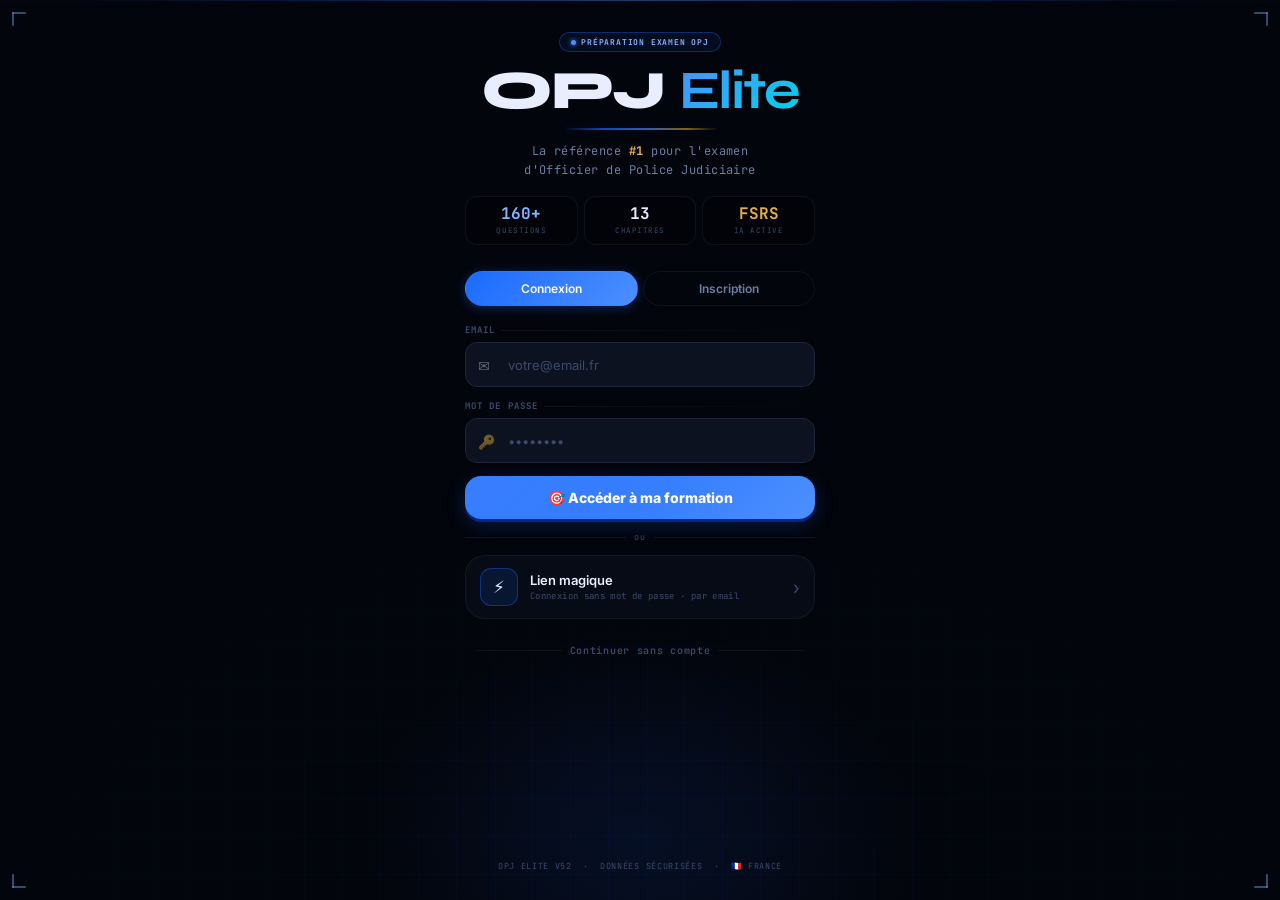
<file: index.html>
<!DOCTYPE html>
<html lang="fr">
<head>
<meta charset="UTF-8">
<meta name="viewport" content="width=device-width,initial-scale=1.0,viewport-fit=cover">
<title>OPJ Elite v52</title>
<link href="https://fonts.googleapis.com/css2?family=Syne:wght@400;600;700;800&family=JetBrains+Mono:wght@400;500;700&family=Inter:wght@400;500;600;700&display=swap" rel="stylesheet">
  <link rel="stylesheet" href="./css/tokens.css">
  <link rel="stylesheet" href="./css/components.css">
  <link rel="stylesheet" href="./css/pages.css">
<style>
:root{
  --bg-0:#03050c;--bg-1:#070b15;--bg-2:#0c1220;--bg-3:#111827;--bg-4:#1c2539;
  --accent:#1b6bff;--accent-l:#4d8fff;--accent-xl:#82b4ff;
  --accent-glow:rgba(27,107,255,.18);--accent-glow-l:rgba(27,107,255,.09);
  --gold:#c8921a;--gold-l:#e6af44;--gold-glow:rgba(200,146,26,.15);
  --ok:#00c97a;--ok-bg:rgba(0,201,122,.1);
  --warn:#ff8c42;--warn-bg:rgba(255,140,66,.1);
  --err:#ff3d57;--err-bg:rgba(255,61,87,.1);
  --cyan:#00d4e8;--violet:#7c3aed;
  --t1:#e8eeff;--t2:#6b7fa3;--t3:#3a4a6b;
  --brd:rgba(255,255,255,.06);--brd-l:rgba(255,255,255,.11);
  --brd-acc:rgba(27,107,255,.35);--brd-gold:rgba(200,146,26,.30);
  --r-s:8px;--r-m:12px;--r-l:16px;--r-xl:20px;--r-2xl:26px;--r-3xl:34px;
  --tr:.16s cubic-bezier(.4,0,.2,1);
  --spring:.38s cubic-bezier(.34,1.56,.64,1);
}
*,*::before,*::after{box-sizing:border-box;margin:0;padding:0}
html,body{background:#03050c;color:#e8eeff}
body{font-family:'Inter',system-ui,sans-serif;-webkit-font-smoothing:antialiased;overflow-x:hidden}
button{font-family:inherit;cursor:pointer;border:none;background:none}
input{font-family:inherit}
::-webkit-scrollbar{display:none}
*{scrollbar-width:none}

@keyframes pgIn{from{opacity:0;transform:translateY(8px)}to{opacity:1;transform:none}}
@keyframes blink{0%,100%{opacity:1}50%{opacity:.25}}
@keyframes flame{0%,100%{transform:scale(1) rotate(-3deg);filter:drop-shadow(0 0 3px #ff8c42)}50%{transform:scale(1.18) rotate(3deg);filter:drop-shadow(0 0 9px #ff3d57)}}
@keyframes slidein{from{opacity:0;transform:translateY(6px)}to{opacity:1;transform:none}}
.flame{display:inline-block;animation:flame 1.8s ease infinite}

.phone{max-width:390px;margin:0 auto;background:var(--bg-0);min-height:100dvh;display:flex;flex-direction:column;padding-top:env(safe-area-inset-top)}

/* FIX CRITIQUE : les pages sont cachées par défaut */
.page{display:none !important;}.page.active{display:flex !important;flex:1 !important;flex-direction:column !important;overflow-y:auto !important;}
/* FIX CRITIQUE : la page active s'affiche en flex */
.page.active{display:flex;animation:pgIn .22s ease both}

.scroll-area{flex:1;overflow-y:auto;padding:14px 16px 24px}

.app-hdr{flex-shrink:0;height:52px;padding:0 16px;background:rgba(3,5,12,.92);backdrop-filter:blur(24px);-webkit-backdrop-filter:blur(24px);border-bottom:1px solid var(--brd);display:flex;align-items:center;gap:10px;position:relative}
.app-hdr::before{content:'';position:absolute;top:0;left:0;right:0;height:1px;background:linear-gradient(90deg,transparent,var(--accent) 30%,var(--accent-l) 55%,var(--gold) 80%,transparent);opacity:.42}
.hdr-logo{font-family:'Syne',system-ui,sans-serif;font-size:16px;font-weight:800;color:var(--t1);letter-spacing:-.025em;flex:1}
.hdr-logo b{font-style:normal;color:var(--accent-l)}
.hdr-pill{display:flex;align-items:center;gap:4px;padding:3px 9px;border-radius:20px;background:rgba(27,107,255,.08);border:1px solid var(--brd-acc);font-family:'JetBrains Mono',monospace;font-size:8px;font-weight:700;color:var(--accent-xl);letter-spacing:.07em;text-transform:uppercase}
.hdr-pill::before{content:'';width:5px;height:5px;border-radius:50%;background:var(--accent-l);box-shadow:0 0 5px var(--accent-l);animation:blink 2.4s ease infinite}
.hdr-xp{font-family:'JetBrains Mono',monospace;font-size:12px;font-weight:700;color:var(--gold-l);flex-shrink:0}

.bnav{flex-shrink:0;height:calc(60px + env(safe-area-inset-bottom));padding-bottom:env(safe-area-inset-bottom);background:rgba(3,5,12,.95);backdrop-filter:blur(24px);-webkit-backdrop-filter:blur(24px);border-top:1px solid var(--brd);display:flex;align-items:flex-start;padding-top:5px}
.nav-btn{flex:1;display:flex;flex-direction:column;align-items:center;gap:3px;padding:5px 4px;font-family:'JetBrains Mono',monospace;font-size:7.5px;font-weight:600;letter-spacing:.09em;text-transform:uppercase;color:var(--t3);transition:color var(--tr);position:relative;background:none;border:none;cursor:pointer}
.nav-btn svg{transition:transform var(--tr),filter var(--tr)}
.nav-btn.active{color:var(--accent-l)}
.nav-btn.active svg{filter:drop-shadow(0 0 7px rgba(77,143,255,.65));transform:translateY(-1px) scale(1.05)}
.nav-btn.active::after{content:'';position:absolute;bottom:0;left:50%;transform:translateX(-50%);width:26px;height:2px;background:linear-gradient(90deg,var(--accent),var(--accent-l));border-radius:2px;box-shadow:0 0 6px var(--accent)}
.nav-btn-pip{position:absolute;top:4px;right:calc(50% - 14px);width:7px;height:7px;border-radius:50%;background:var(--err);border:2px solid var(--bg-0);box-shadow:0 0 5px var(--err)}

.slbl{font-family:'JetBrains Mono',monospace;font-size:9px;font-weight:700;color:var(--t3);text-transform:uppercase;letter-spacing:.13em;display:flex;align-items:center;gap:7px;margin:18px 0 9px}
.slbl::before{content:'';width:12px;height:1.5px;flex-shrink:0;background:linear-gradient(90deg,var(--accent-l),transparent);border-radius:1px}

.search{position:relative;margin-bottom:13px}
.search input{width:100%;background:var(--bg-1);border:1.5px solid var(--brd-l);border-radius:22px;padding:11px 16px 11px 42px;font-size:14px;color:var(--t1);outline:none}
.search input::placeholder{color:var(--t3)}
.search-ic{position:absolute;left:14px;top:50%;transform:translateY(-50%);color:var(--t3);font-size:15px;pointer-events:none}

.hero{position:relative;overflow:hidden;background:var(--bg-1);border:1px solid var(--brd-l);border-radius:var(--r-2xl);padding:18px 18px 16px;margin-bottom:12px;box-shadow:0 2px 3px rgba(0,0,0,.4),0 8px 24px rgba(0,0,0,.35)}
.hero::before{content:'';position:absolute;inset:0;pointer-events:none;background-image:linear-gradient(rgba(27,107,255,.04) 1px,transparent 1px),linear-gradient(90deg,rgba(27,107,255,.04) 1px,transparent 1px);background-size:30px 30px;-webkit-mask-image:radial-gradient(ellipse 100% 100% at 100% 0%,black 20%,transparent 68%);mask-image:radial-gradient(ellipse 100% 100% at 100% 0%,black 20%,transparent 68%)}
.hero::after{content:'';position:absolute;top:-50px;right:-30px;width:200px;height:200px;pointer-events:none;background:radial-gradient(circle,rgba(27,107,255,.12) 0%,transparent 65%)}
.hero-line{position:absolute;top:0;left:0;right:0;height:2px;background:linear-gradient(90deg,var(--accent),var(--accent-l) 50%,transparent);border-radius:var(--r-2xl) var(--r-2xl) 0 0;opacity:.65}
.hero-top{position:relative;z-index:1;display:flex;align-items:flex-start;justify-content:space-between;margin-bottom:14px}
.hero-greet{font-family:'JetBrains Mono',monospace;font-size:8px;font-weight:700;color:var(--accent-xl);letter-spacing:.14em;text-transform:uppercase;margin-bottom:3px}
.hero-name{font-family:'Syne',system-ui,sans-serif;font-size:22px;font-weight:800;color:var(--t1);letter-spacing:-.03em;line-height:1.15}
.hero-name span{color:var(--accent-l)}
.hero-av{width:42px;height:42px;border-radius:13px;flex-shrink:0;background:linear-gradient(135deg,var(--bg-3),var(--bg-4));border:1.5px solid var(--brd-gold);display:flex;align-items:center;justify-content:center;font-size:21px;box-shadow:0 2px 12px rgba(200,146,26,.18)}
.kpis{display:grid;grid-template-columns:repeat(4,1fr);gap:6px;margin-bottom:12px;position:relative;z-index:1}
.kpi{background:rgba(0,0,0,.3);border:1px solid var(--brd);border-radius:var(--r-m);padding:9px 5px;text-align:center}
.kpi-v{font-family:'JetBrains Mono',monospace;font-size:17px;font-weight:700;color:var(--t1);line-height:1}
.kpi-l{font-family:'JetBrains Mono',monospace;font-size:7.5px;color:var(--t3);margin-top:3px;text-transform:uppercase;letter-spacing:.07em}
.kpi.xp .kpi-v{color:var(--accent-xl)}.kpi.str .kpi-v{color:var(--warn)}.kpi.due .kpi-v{color:var(--gold-l)}
.xpbar{height:3.5px;background:rgba(255,255,255,.06);border-radius:100px;overflow:hidden;margin-bottom:13px;position:relative;z-index:1}
.xpbar-fill{height:100%;border-radius:100px;background:linear-gradient(90deg,var(--accent),var(--accent-l),var(--cyan));box-shadow:0 0 9px rgba(77,143,255,.5)}
.hero-btns{display:grid;grid-template-columns:1fr 1fr;gap:7px;position:relative;z-index:1}
.btn-main{padding:12px;border-radius:var(--r-l);background:linear-gradient(135deg,var(--accent),var(--accent-l));color:#fff;font-weight:800;font-size:13px;display:flex;align-items:center;justify-content:center;gap:6px;box-shadow:0 3px 0 rgba(13,50,180,.7);position:relative;overflow:hidden;transition:transform .12s,box-shadow .12s}
.btn-main::after{content:'';position:absolute;inset:0;background:linear-gradient(135deg,rgba(255,255,255,.12),transparent 55%);pointer-events:none}
.btn-main:active{transform:translateY(3px);box-shadow:0 1px 0 rgba(13,50,180,.7)}
.btn-sec{padding:12px;border-radius:var(--r-l);border:1px solid var(--brd-l);background:rgba(255,255,255,.04);color:var(--t1);font-weight:700;font-size:13px;display:flex;align-items:center;justify-content:center;gap:6px;box-shadow:0 3px 0 rgba(0,0,0,.35);transition:transform .12s,box-shadow .12s}
.btn-sec:active{transform:translateY(3px);box-shadow:0 1px 0 rgba(0,0,0,.35)}

.qdj{position:relative;overflow:hidden;background:linear-gradient(145deg,rgba(200,146,26,.11),rgba(200,146,26,.04) 70%);border:1px solid var(--brd-gold);border-radius:var(--r-2xl);padding:15px 16px;margin-bottom:12px;cursor:pointer}
.qdj::before{content:'';position:absolute;top:0;left:0;right:0;height:1px;background:linear-gradient(90deg,transparent,var(--gold),var(--gold-l) 55%,transparent);opacity:.65}
.qdj::after{content:'';position:absolute;bottom:-30px;right:-15px;width:120px;height:120px;pointer-events:none;background:radial-gradient(circle,rgba(200,146,26,.11) 0%,transparent 65%)}
.qdj-head{display:flex;align-items:center;margin-bottom:9px}
.qdj-badge{display:inline-flex;align-items:center;gap:5px;background:rgba(200,146,26,.12);border:1px solid rgba(200,146,26,.22);color:var(--gold);font-size:8px;font-weight:700;font-family:'JetBrains Mono',monospace;padding:3px 9px;border-radius:4px;text-transform:uppercase;letter-spacing:.09em}
.qdj-timer{margin-left:auto;font-family:'JetBrains Mono',monospace;font-size:8px;color:var(--t3);display:flex;align-items:center;gap:4px}
.qdj-q{font-family:'Syne',system-ui,sans-serif;font-size:14px;font-weight:700;color:var(--t1);line-height:1.48;margin-bottom:10px;position:relative;z-index:1}
.qdj-opts{display:grid;grid-template-columns:1fr 1fr;gap:6px;position:relative;z-index:1}
.qdj-opt{padding:9px 12px;border-radius:var(--r-m);border:1px solid var(--brd);background:rgba(0,0,0,.25);font-size:12px;font-weight:600;color:var(--t2);text-align:left;transition:all var(--tr)}
.qdj-opt:active{transform:scale(.97)}
.qdj-opt.ok{border-color:var(--ok);background:var(--ok-bg);color:var(--ok);pointer-events:none}
.qdj-opt.ko{border-color:var(--err);background:var(--err-bg);color:var(--err);pointer-events:none}
.qdj-opt.dim{opacity:.4;pointer-events:none}
.qdj-expl{margin-top:10px;padding:11px 13px;border-radius:var(--r-m);background:rgba(0,201,122,.07);border:1px solid rgba(0,201,122,.18);font-size:12px;color:var(--t2);line-height:1.6;position:relative;z-index:1;animation:slidein .22s ease both}

.missions{background:var(--bg-1);border:1px solid var(--brd-l);border-radius:var(--r-2xl);padding:14px 15px;margin-bottom:12px}
.missions-hd{display:flex;align-items:center;justify-content:space-between;margin-bottom:11px}
.missions-lbl{font-family:'JetBrains Mono',monospace;font-size:9px;font-weight:700;color:var(--t3);text-transform:uppercase;letter-spacing:.12em;display:flex;align-items:center;gap:6px}
.missions-lbl::before{content:'';width:12px;height:1.5px;background:linear-gradient(90deg,var(--accent),transparent)}
.missions-xp{font-family:'JetBrains Mono',monospace;font-size:10px;font-weight:700;color:var(--gold-l)}
.mrow{display:flex;align-items:center;gap:10px;padding:9px 11px;border-radius:var(--r-l);background:var(--bg-2);border:1px solid var(--brd);margin-bottom:6px;transition:all var(--tr)}
.mrow:last-child{margin-bottom:0}
.mrow.done{background:rgba(0,201,122,.06);border-color:rgba(0,201,122,.22)}
.m-ico{width:30px;height:30px;border-radius:9px;flex-shrink:0;display:flex;align-items:center;justify-content:center;font-size:14px;background:var(--bg-3)}
.mrow.done .m-ico{background:rgba(0,201,122,.12)}
.m-body{flex:1;min-width:0}
.m-name{font-size:12px;font-weight:600;color:var(--t1)}
.mrow.done .m-name{color:var(--ok);text-decoration:line-through}
.m-progress{display:flex;align-items:center;gap:7px;margin-top:4px}
.m-track{flex:1;height:2.5px;background:rgba(255,255,255,.06);border-radius:100px;overflow:hidden}
.m-fill{height:100%;border-radius:100px;background:linear-gradient(90deg,var(--accent),var(--accent-l));transition:width .5s ease}
.mrow.done .m-fill{background:var(--ok)}
.m-cnt{font-family:'JetBrains Mono',monospace;font-size:8.5px;color:var(--t3)}
.m-xp{font-family:'JetBrains Mono',monospace;font-size:9px;font-weight:700;color:var(--gold);background:rgba(200,146,26,.1);border:1px solid rgba(200,146,26,.18);border-radius:5px;padding:2px 7px;flex-shrink:0}
.mrow.done .m-xp{color:var(--ok);background:var(--ok-bg);border-color:rgba(0,201,122,.22)}

.splan{background:var(--bg-1);border:1px solid var(--brd-acc);border-radius:var(--r-2xl);padding:14px 15px;margin-bottom:12px;position:relative;overflow:hidden}
.splan::before{content:'';position:absolute;inset:0;background:linear-gradient(135deg,rgba(27,107,255,.05),transparent 55%);pointer-events:none}
.splan-lbl{font-family:'JetBrains Mono',monospace;font-size:9px;font-weight:700;color:var(--t3);text-transform:uppercase;letter-spacing:.12em;margin-bottom:10px;position:relative;z-index:1}
.phase{display:flex;align-items:center;gap:10px;background:linear-gradient(135deg,rgba(27,107,255,.09),rgba(200,146,26,.07));border:1px solid rgba(200,146,26,.18);border-radius:var(--r-l);padding:10px 13px;margin-bottom:10px;position:relative;z-index:1}
.phase-em{font-size:20px;flex-shrink:0}
.phase-inf{flex:1}
.phase-tag{font-family:'JetBrains Mono',monospace;font-size:8px;font-weight:700;color:var(--gold);text-transform:uppercase;letter-spacing:.1em}
.phase-txt{font-size:12px;font-weight:600;color:var(--t1);margin-top:1px}
.phase-badge{text-align:center;flex-shrink:0;padding:6px 10px;background:rgba(200,146,26,.08);border:1px solid rgba(200,146,26,.18);border-radius:var(--r-m)}
.phase-n{font-family:'JetBrains Mono',monospace;font-size:20px;font-weight:700;color:var(--gold-l);line-height:1}
.phase-unit{font-family:'JetBrains Mono',monospace;font-size:7px;color:var(--t3);text-transform:uppercase;letter-spacing:.07em}
.sp-row{display:flex;align-items:center;gap:10px;padding:9px 12px;border-radius:var(--r-l);background:rgba(27,107,255,.05);border:1px solid rgba(27,107,255,.1);margin-bottom:6px;cursor:pointer;transition:all var(--tr);position:relative;z-index:1}
.sp-row:last-child{margin-bottom:0}
.sp-row:active{background:rgba(27,107,255,.1);transform:scale(.99)}
.sp-em{font-size:18px;flex-shrink:0}.sp-inf{flex:1;min-width:0}
.sp-name{font-size:12px;font-weight:600;color:var(--t1)}
.sp-sub{font-family:'JetBrains Mono',monospace;font-size:9px;color:var(--t3);margin-top:2px}
.sp-pct{font-family:'JetBrains Mono',monospace;font-size:11px;font-weight:700;flex-shrink:0;min-width:34px;text-align:right}

.countdown{display:flex;align-items:center;gap:13px;background:linear-gradient(135deg,rgba(27,107,255,.09),rgba(27,107,255,.04));border:1px solid var(--brd-acc);border-radius:var(--r-xl);padding:14px 16px;margin-bottom:12px}
.cd-days{font-family:'Syne',system-ui,sans-serif;font-size:40px;font-weight:900;color:var(--accent-l);line-height:1;letter-spacing:-.04em;text-shadow:0 0 18px rgba(77,143,255,.35)}
.cd-lbl{font-size:11px;font-weight:700;color:var(--t1)}
.cd-sub{font-family:'JetBrains Mono',monospace;font-size:8.5px;color:var(--t3);margin-top:2px;letter-spacing:.05em}

.pro-teaser{display:flex;align-items:center;gap:13px;padding:13px 15px;background:linear-gradient(135deg,rgba(200,146,26,.1),rgba(200,146,26,.04));border:1px solid var(--brd-gold);border-radius:var(--r-xl);cursor:pointer;margin-bottom:12px;position:relative;overflow:hidden;transition:transform var(--tr)}
.pro-teaser::before{content:'';position:absolute;top:0;left:0;right:0;height:1px;background:linear-gradient(90deg,transparent,var(--gold),var(--gold-l) 50%,transparent);opacity:.6}
.pro-teaser:active{transform:scale(.99)}
.pro-crown{width:42px;height:42px;border-radius:12px;flex-shrink:0;background:linear-gradient(135deg,var(--gold),var(--gold-l));display:flex;align-items:center;justify-content:center;font-size:20px;box-shadow:0 4px 14px rgba(200,146,26,.28)}
.pro-body{flex:1;min-width:0}
.pro-ttl{font-family:'Syne',system-ui,sans-serif;font-size:14px;font-weight:800;color:var(--gold-l);letter-spacing:-.015em}
.pro-sub{font-size:11px;color:var(--t2);margin-top:2px}
.pro-arr{color:var(--gold);font-size:18px;flex-shrink:0}

.lec-hdr{display:flex;align-items:flex-end;justify-content:space-between;margin-bottom:14px}
.lec-title{font-family:'Syne',system-ui,sans-serif;font-size:24px;font-weight:800;color:var(--t1);letter-spacing:-.03em}
.lec-pct-display{font-family:'JetBrains Mono',monospace;font-size:24px;font-weight:700;color:var(--accent-xl);line-height:1;text-shadow:0 0 14px rgba(77,143,255,.3)}
.lec-sub{font-family:'JetBrains Mono',monospace;font-size:9px;color:var(--t2);margin-bottom:14px;letter-spacing:.04em}
.ch{background:var(--bg-1);border:1px solid var(--brd);border-radius:var(--r-xl);overflow:hidden;margin-bottom:8px;transition:border-color var(--tr)}
.ch.open{border-color:var(--brd-l);box-shadow:0 4px 20px rgba(0,0,0,.3)}
.ch-hd{display:flex;align-items:center;gap:12px;padding:13px 14px;cursor:pointer;transition:background var(--tr)}
.ch-hd:active{background:rgba(255,255,255,.02)}
.ch-ico{width:44px;height:44px;border-radius:13px;display:flex;align-items:center;justify-content:center;font-size:20px;flex-shrink:0}
.ch-inf{flex:1;min-width:0}
.ch-num{font-family:'JetBrains Mono',monospace;font-size:8.5px;font-weight:700;color:var(--t3);text-transform:uppercase;letter-spacing:.1em;margin-bottom:2px}
.ch-name{font-family:'Syne',system-ui,sans-serif;font-size:14px;font-weight:800;color:var(--t1);line-height:1.2;letter-spacing:-.01em}
.ch-ref{font-size:10px;color:var(--t3);margin-top:2px}
.ch-meta{display:flex;align-items:center;gap:6px;flex-shrink:0}
.ch-cnt{font-family:'JetBrains Mono',monospace;font-size:10px;color:var(--t3)}
.ch-arr{font-size:18px;color:var(--t3);transition:transform var(--tr),color var(--tr)}
.ch.open .ch-arr{transform:rotate(90deg);color:var(--accent-l)}
.ch-lessons{display:none;border-top:1px solid var(--brd);padding:6px 10px 10px;animation:slidein .2s ease both}
.ch.open .ch-lessons{display:block}
.les{display:flex;align-items:center;gap:12px;padding:10px 13px;border-radius:var(--r-m);cursor:pointer;transition:background var(--tr);margin-bottom:3px;min-height:46px}
.les:active{background:var(--bg-3)}
.les-em{font-size:17px;flex:0 0 26px;text-align:center}
.les-inf{flex:1;min-width:0}
.les-name{font-size:13px;font-weight:600;color:var(--t1)}
.les-ref{font-size:10px;color:var(--t3);margin-top:2px;font-family:'JetBrains Mono',monospace}
.les-st{width:20px;height:20px;border-radius:6px;flex-shrink:0;display:flex;align-items:center;justify-content:center;font-size:9px;font-weight:700;border:1.5px solid var(--brd);color:var(--t3);font-family:'JetBrains Mono',monospace}
.les-st.done{background:var(--ok);border-color:var(--ok);color:#fff}

.rtabs{display:flex;overflow-x:auto;gap:6px;padding-bottom:10px;margin-bottom:14px;scrollbar-width:none}
.rtabs::-webkit-scrollbar{display:none}
.rtab{flex-shrink:0;padding:7px 15px;border-radius:20px;border:1px solid var(--brd);background:transparent;color:var(--t2);font-size:12px;font-weight:600;cursor:pointer;white-space:nowrap;transition:all var(--tr)}
.rtab:active{transform:scale(.95)}
.rtab.on{background:linear-gradient(135deg,var(--accent),var(--accent-l));color:#fff;border-color:transparent;box-shadow:0 2px 12px rgba(27,107,255,.3)}
.qhero{background:var(--bg-1);border:1px solid var(--brd-l);border-radius:var(--r-2xl);padding:17px;margin-bottom:12px;position:relative;overflow:hidden}
.qhero::before{content:'';position:absolute;inset:0;background:linear-gradient(135deg,rgba(27,107,255,.06),transparent 55%);pointer-events:none}
.qhero-top{display:flex;align-items:flex-start;justify-content:space-between;margin-bottom:12px;position:relative;z-index:1}
.qhero-lbl{font-family:'JetBrains Mono',monospace;font-size:8px;font-weight:700;color:var(--accent-xl);text-transform:uppercase;letter-spacing:.1em;margin-bottom:3px}
.qhero-ttl{font-family:'Syne',system-ui,sans-serif;font-size:17px;font-weight:800;color:var(--t1);letter-spacing:-.02em}
.qhero-btn{padding:9px 16px;border-radius:var(--r-m);background:linear-gradient(135deg,var(--accent),var(--accent-l));color:#fff;font-size:12px;font-weight:700;box-shadow:0 2px 10px rgba(27,107,255,.3);flex-shrink:0;transition:transform var(--tr);border:none;cursor:pointer;font-family:'Inter',sans-serif}
.qhero-btn:active{transform:scale(.95)}
.qstats{display:grid;grid-template-columns:repeat(4,1fr);gap:6px;position:relative;z-index:1}
.qstat{background:rgba(0,0,0,.2);border:1px solid var(--brd);border-radius:var(--r-m);padding:8px;text-align:center}
.qstat-v{font-family:'JetBrains Mono',monospace;font-size:17px;font-weight:700;color:var(--t1)}
.qstat-l{font-family:'JetBrains Mono',monospace;font-size:7.5px;color:var(--t3);text-transform:uppercase;letter-spacing:.07em;margin-top:2px}

.mcard{display:flex;align-items:center;gap:13px;padding:13px 15px;background:var(--bg-1);border:1px solid var(--brd);border-radius:var(--r-xl);margin-bottom:8px;cursor:pointer;position:relative;overflow:hidden;transition:all var(--tr)}
.mcard::after{content:'>';position:absolute;right:14px;top:50%;transform:translateY(-50%);font-size:18px;color:var(--t3);transition:color var(--tr)}
.mcard:hover{border-color:var(--brd-l)}.mcard:hover::after{color:var(--accent-l)}
.mcard:active{background:var(--bg-2);transform:scale(.997)}
.m-ico2{width:44px;height:44px;border-radius:13px;flex-shrink:0;display:flex;align-items:center;justify-content:center;font-size:20px}
.m-inf{flex:1;min-width:0}
.m-inf h4{font-family:'Syne',system-ui,sans-serif;font-size:14px;font-weight:700;color:var(--t1);letter-spacing:-.01em;margin-bottom:3px}
.m-inf p{font-size:11px;color:var(--t2);line-height:1.4;margin-top:3px}
.mtags{display:flex;flex-wrap:wrap;gap:5px;margin-top:6px}
.mt{font-family:'JetBrains Mono',monospace;font-size:8.5px;font-weight:700;padding:2px 8px;border-radius:20px;letter-spacing:.04em;text-transform:uppercase}
.mt.b{background:rgba(27,107,255,.1);color:var(--accent-xl)}
.mt.o{background:var(--warn-bg);color:var(--warn)}
.mt.g{background:var(--ok-bg);color:var(--ok)}
.mt.r{background:var(--err-bg);color:var(--err)}
.mt.gd{background:rgba(200,146,26,.1);color:var(--gold-l)}
.mt.v{background:rgba(124,58,237,.1);color:#a78bfa}

.phero{background:var(--bg-1);border:1px solid var(--brd-l);border-radius:var(--r-2xl);padding:18px;margin-bottom:11px;position:relative;overflow:hidden}
.phero::before{content:'';position:absolute;inset:0;background:linear-gradient(145deg,rgba(200,146,26,.06),transparent 55%);pointer-events:none}
.pav-row{display:flex;align-items:center;gap:13px;margin-bottom:15px;position:relative;z-index:1}
.pav{width:62px;height:62px;border-radius:18px;flex-shrink:0;background:linear-gradient(135deg,var(--bg-3),var(--bg-4));border:2px solid var(--brd-gold);display:flex;align-items:center;justify-content:center;font-size:30px;box-shadow:0 4px 24px rgba(200,146,26,.22);position:relative}
.pav-ring{position:absolute;inset:-5px;border-radius:22px;border:1px solid transparent;background:linear-gradient(var(--bg-1),var(--bg-1)) padding-box,linear-gradient(135deg,var(--gold),transparent 50%,var(--accent)) border-box}
.pname{font-family:'Syne',system-ui,sans-serif;font-size:19px;font-weight:800;color:var(--t1);letter-spacing:-.03em}
.pgrade{font-family:'JetBrains Mono',monospace;font-size:9px;font-weight:600;color:var(--gold-l);margin-top:2px;letter-spacing:.05em;text-transform:uppercase}
.pxp-row{display:flex;align-items:center;gap:12px;position:relative;z-index:1}
.pring{position:relative;flex-shrink:0}
.pring-pct{position:absolute;inset:0;display:flex;align-items:center;justify-content:center;font-family:'JetBrains Mono',monospace;font-size:13px;font-weight:700;color:var(--accent-xl)}
.pxp-info{flex:1}
.pxp-v{font-family:'JetBrains Mono',monospace;font-size:21px;font-weight:700;color:var(--t1)}
.pxp-next{font-size:11px;color:var(--t2);margin-top:3px;line-height:1.4}
.pstr{display:flex;flex-direction:column;align-items:center;gap:2px;padding:10px 13px;background:rgba(255,140,66,.07);border:1px solid rgba(255,140,66,.2);border-radius:var(--r-m);flex-shrink:0}
.pstr-v{font-family:'JetBrains Mono',monospace;font-size:22px;font-weight:700;color:var(--warn);line-height:1}
.pstr-l{font-family:'JetBrains Mono',monospace;font-size:7.5px;color:var(--warn);text-transform:uppercase;letter-spacing:.09em}
.pstats{display:grid;grid-template-columns:repeat(3,1fr);gap:7px;margin-bottom:11px}
.pstat{background:var(--bg-1);border:1px solid var(--brd);border-radius:var(--r-l);padding:11px 8px;text-align:center}
.pstat-v{font-family:'JetBrains Mono',monospace;font-size:19px;font-weight:700;color:var(--t1)}
.pstat-l{font-family:'JetBrains Mono',monospace;font-size:7.5px;color:var(--t3);text-transform:uppercase;letter-spacing:.07em;margin-top:3px}
.act-chart{background:var(--bg-1);border:1px solid var(--brd);border-radius:var(--r-xl);padding:12px 14px;margin-bottom:11px}
.act-bars{display:flex;align-items:flex-end;gap:3px;height:42px;margin-bottom:5px}
.ab{flex:1;border-radius:3px 3px 0 0;background:var(--bg-3);min-height:3px}
.ab.on{background:linear-gradient(180deg,var(--accent-l),var(--accent));box-shadow:0 0 5px rgba(77,143,255,.28)}
.act-lbl{font-family:'JetBrains Mono',monospace;font-size:8px;color:var(--t3);text-align:right;letter-spacing:.04em}
.badges{display:grid;grid-template-columns:repeat(4,1fr);gap:7px;margin-bottom:11px}
.badge{background:var(--bg-1);border:1px solid var(--brd);border-radius:var(--r-l);padding:11px 5px;text-align:center;transition:all var(--tr)}
.badge.on{border-color:rgba(200,146,26,.28);background:rgba(200,146,26,.06)}
.badge:active{transform:scale(.92)}
.badge-em{font-size:22px;margin-bottom:3px;display:block}
.badge-nm{font-family:'JetBrains Mono',monospace;font-size:7px;color:var(--t3);text-transform:uppercase;letter-spacing:.05em}
.badge.on .badge-nm{color:var(--gold)}
.pmenu{background:var(--bg-1);border:1px solid var(--brd);border-radius:var(--r-xl);overflow:hidden;margin-bottom:11px}
.pmenu-item{display:flex;align-items:center;gap:12px;padding:13px 14px;border-bottom:1px solid var(--brd);cursor:pointer;font-size:13px;font-weight:600;color:var(--t1);transition:background var(--tr)}
.pmenu-item:last-child{border-bottom:none}
.pmenu-item:active{background:rgba(255,255,255,.025)}
.pmenu-item:first-child{background:linear-gradient(135deg,rgba(200,146,26,.08),rgba(200,146,26,.02));border-color:rgba(200,146,26,.2)}
.pmenu-ico{font-size:18px;width:30px;text-align:center;flex-shrink:0}.pmenu-lbl{flex:1}.pmenu-arr{color:var(--t3);font-size:16px;margin-left:auto}

@media(max-width:400px){.hero-name{font-size:19px}.kpi-v{font-size:15px}}

.bs-ov{position:fixed;inset:0;z-index:1000;display:none;align-items:flex-end;background:rgba(0,0,0,.55);backdrop-filter:blur(6px);-webkit-backdrop-filter:blur(6px)}
.bs-ov.on{display:flex;animation:pgIn .22s ease both}
.bs-bd{width:100%;max-height:92dvh;background:var(--bg-1);border-radius:24px 24px 0 0;overflow-y:auto;padding-bottom:env(safe-area-inset-bottom)}
.bs-hd{display:flex;align-items:center;justify-content:space-between;padding:14px 16px 0;position:sticky;top:0;background:var(--bg-1);z-index:2}
.bs-pill{width:36px;height:4px;border-radius:2px;background:var(--brd-l);margin:10px auto 0}
.bs-close{width:32px;height:32px;border-radius:50%;background:var(--bg-3);border:1px solid var(--brd);display:flex;align-items:center;justify-content:center;font-size:14px;color:var(--t2)}
.lm-hero{padding:16px 16px 0;border-bottom:1px solid var(--brd);margin-bottom:2px}
.lm-em{font-size:36px;display:block;margin-bottom:8px}
.lm-nm{font-family:Syne,system-ui,sans-serif;font-size:20px;font-weight:800;color:var(--t1);letter-spacing:-.02em;margin-bottom:4px}
.lm-mt{font-family:'JetBrains Mono',monospace;font-size:9px;color:var(--accent-xl);text-transform:uppercase;letter-spacing:.1em;margin-bottom:12px}
.lm-chips{display:flex;flex-wrap:wrap;gap:5px;margin-bottom:14px}
.lm-chip{font-family:'JetBrains Mono',monospace;font-size:8px;font-weight:700;padding:3px 9px;border-radius:20px;background:rgba(27,107,255,.09);border:1px solid var(--brd-acc);color:var(--accent-xl);text-transform:uppercase;letter-spacing:.08em}
.lm-intro{font-size:13px;color:var(--t2);line-height:1.6;margin-bottom:16px;padding:12px 14px;background:rgba(27,107,255,.05);border-radius:var(--r-l);border-left:3px solid var(--accent)}
.lm-sec-t{font-family:'JetBrains Mono',monospace;font-size:9px;font-weight:700;color:var(--t3);text-transform:uppercase;letter-spacing:.13em;display:flex;align-items:center;gap:7px;margin:16px 0 8px}
.lm-sec-t::before{content:'';width:12px;height:1.5px;flex-shrink:0;background:linear-gradient(90deg,var(--accent-l),transparent)}
.lm-item{font-size:12.5px;color:var(--t2);line-height:1.6;padding:7px 11px;background:var(--bg-2);border-radius:var(--r-m);margin-bottom:4px;border:1px solid var(--brd)}
.lm-item b{color:var(--t1)}
.lm-keys{margin:16px 14px;padding:14px;background:linear-gradient(135deg,rgba(200,146,26,.08),rgba(200,146,26,.03));border:1px solid var(--brd-gold);border-radius:var(--r-l)}
.lm-keys-t{font-family:'JetBrains Mono',monospace;font-size:8px;font-weight:700;color:var(--gold);text-transform:uppercase;letter-spacing:.1em;margin-bottom:8px}
.lm-keys-c{font-size:11.5px;color:var(--t2);line-height:1.8}
.bs-bd{padding:0 16px 24px}
</style>
</head>
<body>
<div class="phone" id="app" style="display:none">

<!-- ACCUEIL -->
<div class="page active" id="p-home">
<div class="app-hdr"><div class="hdr-logo">OPJ <b>Elite</b></div><div class="hdr-pill" id="hdr-grade-pill">Brigadier</div><span class="hdr-xp" id="hdr-xp" style="margin-left:auto">0 XP</span></div>
<div class="scroll-area">
<div class="search"><span class="search-ic">&#x2315;</span><input id="global-search" placeholder="Lecons, QCM, articles CPP..." oninput="GS&&GS.onInput(this.value)"><button class="search-clear" id="search-clear-btn" onclick="GS&&GS.clear()">✕</button></div>
<div id="search-results" style="display:none;position:relative;z-index:50"></div>
<div class="hero">
<div class="hero-line"></div>
<div class="hero-top"><div><div class="hero-greet" id="h-greeting">Bonsoir, officier</div><div class="hero-name" id="h-name"></div></div><div class="hero-av" id="h-grade-badge">👮</div></div>
<div class="kpis">
<div class="kpi xp"><div class="kpi-v" id="h-xp">0</div><div class="kpi-l">XP</div></div>
<div class="kpi str"><div class="kpi-v" id="h-streak">0</div><div class="kpi-l">Streak</div></div>
<div class="kpi"><div class="kpi-v" id="h-score" style="color:var(--ok)">—</div><div class="kpi-l">Precision</div></div>
<div class="kpi due"><div class="kpi-v" id="h-due">0</div><div class="kpi-l">A reviser</div></div>
</div>
<div class="xpbar" style="margin-bottom:13px"><div class="xpbar-fill" id="h-xpbar" style="width:0%"></div></div>
<div class="hero-btns">
  <button class="btn-main" onclick="navigateTo('lecons')">&#x1F4DA; Apprendre</button>
  <button class="btn-sec" onclick="navigateTo('revision')">&#x26A1; Reviser</button>
</div>
</div>
<!-- IDs cachés pour renderHome() -->
<span id="h-lessons-done" style="display:none">0</span>
<span id="h-qcm-done" style="display:none">0</span>
<!-- Motiv banner -->
<div id="h-motiv-banner" style="display:flex;align-items:center;gap:10px;padding:10px 14px;border-radius:var(--r-xl);margin-bottom:12px;background:linear-gradient(135deg,rgba(27,107,255,.07),rgba(27,107,255,.03));border:1px solid rgba(27,107,255,.14)"></div>
<!-- Question du jour -->
<div id="h-qdj" style="background:linear-gradient(145deg,rgba(200,146,26,.11),rgba(200,146,26,.04) 70%);border:1px solid var(--brd-gold);border-radius:var(--r-2xl);padding:15px 16px;margin-bottom:12px"></div>
<!-- Missions -->
<div id="patch-missions" class="missions"></div>
<!-- Défi quotidien -->
<div id="h-defi-widget"></div>
<!-- Zones faibles -->
<div id="h-weak-widget"></div>
<!-- Plan d'étude -->
<div id="patch-studyplan" class="sp-card"></div>
<!-- Chapter progress -->
<div id="h-chapter-progress" style="background:var(--bg-1);border:1px solid var(--brd);border-radius:var(--r-xl);padding:14px;margin-bottom:12px"></div>
<!-- Countdown -->
<div class="countdown" id="h-exam-countdown"><div class="cd-days" id="h-exam-days">—</div><div><div class="cd-lbl">Jours avant l examen OPJ</div><div class="cd-sub">SESSION JUIN 2026</div></div></div>
<!-- PRO teaser -->
<div class="pro-teaser" id="h-pro-teaser" onclick="P&&P.showPro()"><div class="pro-crown">&#x1F451;</div><div class="pro-body"><div class="pro-ttl">OPJ Elite PRO</div><div class="pro-sub">500+ QCM - 38 fiches - Examens blancs - 0,83EUR/j</div></div><div class="pro-arr">></div></div>
</div>
</div>

<!-- LECONS — FIX : IDs corrects pour renderLecons() -->
<div class="page" id="p-lecons">
<div class="app-hdr"><div class="hdr-logo">OPJ <b>Elite</b></div><div class="hdr-pill" id="hdr-grade-pill-lec">Brigadier</div><span class="hdr-xp" style="margin-left:auto" id="hdr-xp-lec">0 XP</span></div>
<div class="scroll-area">
<div class="lec-hdr">
  <div>
    <div class="lec-title">Mes Leçons</div>
    <!-- FIX : id="lec-global-prog" ajouté -->
    <div class="lec-sub" id="lec-global-prog" style="margin-top:3px">Chargement...</div>
  </div>
  <!-- FIX : id="lec-pct" ajouté -->
  <div class="lec-pct-display" id="lec-pct">0%</div>
</div>
<!-- FIX : id="lec-xpbar" ajouté -->
<div class="xpbar" style="margin-bottom:16px"><div class="xpbar-fill" id="lec-xpbar" style="width:0%"></div></div>
<!-- FIX : id="chapters-list" (était "lecons-list") -->
<div id="chapters-list"></div>
</div>
</div>

<!-- REVISION -->
<div class="page" id="p-revision">
<div class="app-hdr"><div class="hdr-logo">OPJ <b>Elite</b></div><div class="hdr-pill">Brigadier</div><span class="hdr-xp" style="margin-left:auto">1 240 XP</span></div>
<div class="scroll-area">

<!-- Menu révision -->
<div id="rev-menu">
<div class="rtabs">
  <button class="rtab on"  id="rtab-qcm"      onclick="setRevTab('qcm')">QCM</button>
  <button class="rtab"     id="rtab-fiches"    onclick="setRevTab('fiches')">Fiches</button>
  <button class="rtab"     id="rtab-proc"      onclick="setRevTab('proc')">Procedure</button>
  <button class="rtab"     id="rtab-libertes"  onclick="setRevTab('libertes')">Libertes</button>
  <button class="rtab"     id="rtab-blitz"     onclick="setRevTab('blitz')">Blitz</button>
  <button class="rtab"     id="rtab-classer"   onclick="setRevTab('classer')">Classer</button>
  <button class="rtab"     id="rtab-imprimer"  onclick="setRevTab('imprimer')">Imprimer</button>
  <button class="rtab"     id="rtab-annales"   onclick="setRevTab('annales')">Annales</button>
</div>

<!-- QCM TAB -->
<div id="rtab-qcm-content">
<div class="qhero">
  <div class="qhero-top">
    <div><div class="qhero-lbl">Algorithme FSRS actif</div><div class="qhero-ttl">Session intelligente</div></div>
    <button class="qhero-btn" onclick="startSmartSession()">Lancer ></button>
  </div>
  <div class="qstats">
    <div class="qstat"><div class="qstat-v" id="qs-due" style="color:var(--gold-l)">—</div><div class="qstat-l">A reviser</div></div>
    <div class="qstat"><div class="qstat-v" id="qs-total">—</div><div class="qstat-l">Total</div></div>
    <div class="qstat"><div class="qstat-v" id="qs-acc" style="color:var(--ok)">—</div><div class="qstat-l">Precision</div></div>
    <div class="qstat"><div class="qstat-v" style="color:var(--accent-xl)">42</div><div class="qstat-l">Maitrises</div></div>
  </div>
</div>
<div id="rev-due-count" style="font-family:'JetBrains Mono',monospace;font-size:11px;color:var(--t3);margin-bottom:12px;text-align:center"></div>
<div id="theme-list"></div>
</div>

<!-- FICHES TAB -->
<div id="rtab-fiches-content" style="display:none">
  <div class="fiches-hero" style="padding:0 0 14px">
    <div class="fiches-hero-top">
      <div><div style="font-family:'Syne',sans-serif;font-size:18px;font-weight:800;color:var(--t1)">Fiches LAME</div><div id="fiches-summary" style="font-size:11px;color:var(--t3);margin-top:3px">Chargement...</div></div>
    </div>
    <div style="height:3px;background:var(--bg-3);border-radius:100px;overflow:hidden;margin-top:8px"><div id="fiches-prog-bar" style="height:100%;border-radius:100px;background:linear-gradient(90deg,var(--accent),var(--gold));width:0%;transition:width .6s ease"></div></div>
    <div style="margin-top:10px;position:relative"><input id="fiches-search" class="search-inp" placeholder="Rechercher une infraction..." oninput="renderBubbles()" style="padding-left:16px"></div>
  </div>
  <div id="bubble-grid"></div>
</div>

<!-- PROCEDURE TAB -->
<div id="rtab-proc-content" style="display:none">
  <div id="proc-list-rev"></div>
</div>

<!-- LIBERTES TAB -->
<div id="rtab-libertes-content" style="display:none">
  <div id="lp-list"></div>
</div>

<!-- BLITZ TAB -->
<div id="rtab-blitz-content" style="display:none">
  <div style="background:linear-gradient(135deg,rgba(255,140,66,.1),rgba(255,140,66,.03));border:1px solid rgba(255,140,66,.2);border-radius:var(--r-2xl);padding:18px;margin-bottom:14px">
    <div style="font-size:22px;margin-bottom:8px">⚡</div>
    <div style="font-family:'Syne',sans-serif;font-size:18px;font-weight:800;color:var(--t1);margin-bottom:6px">Blitz Vrai/Faux</div>
    <div style="font-size:12px;color:var(--t2);margin-bottom:14px">10 assertions — Réponds en moins de 60 secondes</div>
    <div id="blitz-best-display" style="font-family:'JetBrains Mono',monospace;font-size:11px;color:var(--gold);margin-bottom:12px"></div>
    <button class="btn-main" onclick="BLITZ.start()">⚡ Lancer le Blitz</button>
  </div>
</div>

<!-- CLASSER TAB -->
<div id="rtab-classer-content" style="display:none">
  <div style="background:var(--bg-1);border:1px solid var(--brd);border-radius:var(--r-2xl);padding:18px;margin-bottom:14px">
    <div style="font-size:22px;margin-bottom:8px">🗂️</div>
    <div style="font-family:'Syne',sans-serif;font-size:18px;font-weight:800;color:var(--t1);margin-bottom:6px">Classifie les infractions</div>
    <div style="font-size:12px;color:var(--t2);margin-bottom:14px">Glisse chaque infraction dans la bonne catégorie</div>
    <button class="btn-main" onclick="CLASSIF.start()">🗂️ Commencer</button>
  </div>
</div>

<!-- IMPRIMER TAB -->
<div id="rtab-imprimer-content" style="display:none">
  <div id="print-list"></div>
</div>

<!-- ANNALES TAB -->
<div id="rtab-annales-content" style="display:none">
  <div id="annales-list"></div>
</div>

</div><!-- /rev-menu -->

<!-- QCM SESSION -->
<div id="qcm-session" style="display:none">
  <div style="display:flex;align-items:center;justify-content:space-between;padding:12px 0;margin-bottom:8px">
    <button onclick="exitQCM()" style="color:var(--t3);font-size:13px;background:none;border:none;cursor:pointer">← Quitter</button>
    <span id="qcm-prog-txt" style="font-family:'JetBrains Mono',monospace;font-size:12px;color:var(--t3)">1/10</span>
    <span id="qcm-timer" style="font-family:'JetBrains Mono',monospace;font-size:13px;font-weight:700;color:var(--warn)"></span>
  </div>
  <div id="qcm-body"></div>
  <div id="qcm-next-wrap" style="display:none;padding:12px 0">
    <button id="qcm-next-btn" class="btn-main" onclick="nextQuestion()">Question suivante →</button>
  </div>
</div>

<!-- QCM RESULTS -->
<div id="qcm-results" style="display:none">
  <div class="send-wrap">
    <div style="font-size:52px" id="qr-emoji">👍</div>
    <div class="send-title">Session terminée !</div>
    <div class="send-score" id="qr-pct">75%</div>
    <div class="send-lbl" id="qr-detail">7/10 bonnes réponses</div>
    <div style="display:flex;gap:16px;justify-content:center;margin:16px 0">
      <div style="text-align:center"><div style="font-family:'JetBrains Mono',monospace;font-size:28px;font-weight:700;color:var(--ok)" id="qr-ok">0</div><div style="font-size:10px;color:var(--t3)">Correctes</div></div>
      <div style="text-align:center"><div style="font-family:'JetBrains Mono',monospace;font-size:28px;font-weight:700;color:var(--err)" id="qr-ko">0</div><div style="font-size:10px;color:var(--t3)">Erreurs</div></div>
    </div>
    <div id="qr-review"></div>
    <button class="btn-main" style="margin-top:16px" onclick="backToRevision()">← Retour</button>
  </div>
</div>

</div>
</div>

<!-- EXAMEN -->
<div class="page" id="p-examen">
<div class="app-hdr"><div class="hdr-logo">OPJ <b>Elite</b></div><div class="hdr-pill">Brigadier</div><span class="hdr-xp" style="margin-left:auto">1 240 XP</span></div>
<div class="scroll-area">
<div style="margin-bottom:16px"><div style="font-family:'Syne',system-ui,sans-serif;font-size:22px;font-weight:800;color:var(--t1);letter-spacing:-.03em;margin-bottom:3px">Mode Examen</div><div style="font-size:12px;color:var(--t2)">Conditions reelles - Chrono - Analyse</div></div>
<div class="slbl">Sessions chronometrees</div>
<div class="mcard" onclick="startExamSession(40,60)"><div class="m-ico2" style="background:var(--err-bg)">&#x1F9E0;</div><div class="m-inf"><h4>QCM Intensif</h4><p>40 questions - 60 minutes - Toutes matieres</p><div class="mtags"><span class="mt b">40 QCM</span><span class="mt o">60 min</span><span class="mt r">Difficile</span></div></div></div>
<div class="mcard" onclick="startExamSession(20,30)"><div class="m-ico2" style="background:rgba(27,107,255,.1)">&#x26A1;</div><div class="m-inf"><h4>Session Express</h4><p>20 questions - 30 minutes - Revision quotidienne</p><div class="mtags"><span class="mt b">20 QCM</span><span class="mt o">30 min</span></div></div></div>
<div class="mcard" onclick="startFlashSession()"><div class="m-ico2" style="background:var(--ok-bg)">&#x1F3AF;</div><div class="m-inf"><h4>Flash Session</h4><p>10 questions - Themes faibles - Sans chrono</p><div class="mtags"><span class="mt g">10 QCM</span><span class="mt g">Sans chrono</span></div></div></div>
<div class="mcard" style="border-color:var(--brd-gold)" onclick="EB.start()"><div class="m-ico2" style="background:rgba(200,146,26,.1)">&#x1F4CB;</div><div class="m-inf"><h4>Examen Blanc</h4><p>Dossier de faits + QCM + correction detaillee</p><div class="mtags"><span class="mt gd">Dossier</span><span class="mt gd">Correction</span></div></div></div>
<div class="slbl">Exercices proceduraux</div>
<div class="mcard" onclick="QUALIF.start()"><div class="m-ico2" style="background:rgba(124,58,237,.1)">&#x2696;&#xFE0F;</div><div class="m-inf"><h4>Qualifie les Faits</h4><p>Scenario - qualification - article - peine</p><div class="mtags"><span class="mt v">10 scenarios</span><span class="mt v">Progressif</span></div></div></div>
<div class="mcard" onclick="startCRTimer()"><div class="m-ico2" style="background:rgba(124,58,237,.1)">&#x1F4DE;</div><div class="m-inf"><h4>Simulateur CR Parquet</h4><p>40 min preparation + 20 min oral - Timer auto</p><div class="mtags"><span class="mt v">Epreuve orale</span><span class="mt b">Timer 2 phases</span></div></div></div>
</div>
</div>

<!-- PROFIL -->
<div class="page" id="p-profil">
<div class="app-hdr"><div class="hdr-logo">OPJ <b>Elite</b></div><div class="hdr-pill">Brigadier</div><span class="hdr-xp" style="margin-left:auto">1 240 XP</span></div>
<div class="scroll-area">
<div class="phero">
<div class="pav-row"><div class="pav" id="pr-av"><div class="pav-ring"></div>👮</div><div><div class="pname" id="pr-name"></div><div class="pgrade" id="pr-grade"></div></div></div>
<div class="pxp-row">
  <div class="pring">
    <svg width="70" height="70" viewBox="0 0 70 70"><circle cx="35" cy="35" r="27" fill="none" stroke="rgba(255,255,255,.06)" stroke-width="5" transform="rotate(-90 35 35)"/><circle id="pr-xp-ring" cx="35" cy="35" r="27" fill="none" stroke="url(#rg)" stroke-width="5" stroke-linecap="round" stroke-dasharray="169.6" stroke-dashoffset="64.4" transform="rotate(-90 35 35)"/><defs><linearGradient id="rg" x1="0%" y1="0%" x2="100%" y2="0%"><stop offset="0%" stop-color="#1b6bff"/><stop offset="100%" stop-color="#4d8fff"/></linearGradient></defs></svg>
    <div class="pring-pct" id="pr-xp-pct">0%</div>
  </div>
  <div class="pxp-info"><div class="pxp-v" id="pr-xp-lbl">0 XP</div><div class="pxp-next" id="pr-next-grade"></div></div>
  <div class="pstr"><div class="pstr-v" id="pr-streak">0</div><div class="pstr-l">Streak</div></div>
</div>
</div>
<div class="pstats">
  <div class="pstat"><div class="pstat-v" id="pr-lessons">0</div><div class="pstat-l">Lecons</div></div>
  <div class="pstat"><div class="pstat-v" id="pr-acc" style="color:var(--ok)">—</div><div class="pstat-l">Precision</div></div>
  <div class="pstat"><div class="pstat-v" id="pr-qcm">0</div><div class="pstat-l">QCM vus</div></div>
</div>
<div class="slbl">Activite 30 jours</div>
<div class="act-chart"><div class="act-bars" id="pr-activity-bars"></div><div class="act-lbl" id="pr-activity-lbl">Chargement...</div></div>
<div class="slbl">Radar competences</div>
<div style="display:flex;justify-content:center;margin-bottom:12px"><div id="pr-radar"></div></div>
<div class="slbl">Badges</div>
<div class="badges" id="pr-badges-grid"></div>
<div id="patch-errors"></div>
<div class="slbl">Parametres</div>
<div class="pmenu">
  <div class="pmenu-item" onclick="P&&P.showPro()"><div class="pmenu-ico">&#x1F451;</div><div class="pmenu-lbl" style="color:var(--gold-l)">OPJ Elite PRO</div><div class="pmenu-arr">></div></div>
  <div class="pmenu-item" onclick="showGrades()"><div class="pmenu-ico">&#x1F3C5;</div><div class="pmenu-lbl">Tableau des grades</div><div class="pmenu-arr">></div></div>
  <div class="pmenu-item" onclick="THEME28&&THEME28.toggle()"><div class="pmenu-ico">&#x1F319;</div><div class="pmenu-lbl" id="theme-label">Mode clair</div><div class="pmenu-arr">></div></div>
  <div class="pmenu-item" onclick="showAccountModal()"><div class="pmenu-ico">&#x1F464;</div><div class="pmenu-lbl">Mon compte</div><div class="pmenu-arr">></div></div>
  <div class="pmenu-item"><div class="pmenu-ico" style="font-size:11px">v52</div><div class="pmenu-lbl" style="color:var(--t2);font-size:12px">OPJ Elite</div></div>
</div>
</div>
</div>

</div><!-- /phone#app -->

<!-- ONBOARDING PREMIUM — iframe vers onboarding.html -->
<div id="onboarding" style="display:flex;position:fixed;inset:0;z-index:900;background:#03050c;">
  <iframe
    id="onboarding-frame"
    src="./onboarding.html"
    style="width:100%;height:100%;border:none;background:#03050c;"
    allowtransparency="true">
  </iframe>
</div>

<script>
/* Pont de communication iframe → parent */
window.addEventListener('message', function(e) {
  if (!e.data) return;
  /* L'iframe onboarding.html envoie {type:'auth', name:'...'} */
  if (e.data.type === 'auth') {
    window.finishAuth(e.data.name || 'Officier');
  }
  if (e.data.type === 'offline') {
    window.startOfflineMode();
  }
});

/* Exposer finishAuth à l'iframe */
window._authBridge = function(name) {
  window.finishAuth(name);
};
</script>

<!-- NAV -->
<nav class="bnav" id="bnav" style="display:none">
  <button class="nav-btn active" id="nav-home" onclick="navigateTo('home')"><svg width="20" height="20" fill="none" stroke="currentColor" stroke-width="1.8" viewBox="0 0 24 24"><path d="M3 12L12 3l9 9"/><path d="M9 21V9h6v12"/></svg><span>Accueil</span></button>
  <button class="nav-btn" id="nav-lecons" onclick="navigateTo('lecons')"><svg width="20" height="20" fill="none" stroke="currentColor" stroke-width="1.8" viewBox="0 0 24 24"><path d="M4 19.5A2.5 2.5 0 016.5 17H20"/><path d="M6.5 2H20v20H6.5A2.5 2.5 0 014 19.5v-15A2.5 2.5 0 016.5 2z"/></svg><span>Leçons</span></button>
  <button class="nav-btn" id="nav-revision" onclick="navigateTo('revision')"><svg width="20" height="20" fill="none" stroke="currentColor" stroke-width="1.8" viewBox="0 0 24 24"><circle cx="12" cy="12" r="9"/><path d="M12 7v5l3 3"/></svg><span>Révision</span></button>
  <button class="nav-btn" id="nav-examen" onclick="navigateTo('examen')"><svg width="20" height="20" fill="none" stroke="currentColor" stroke-width="1.8" viewBox="0 0 24 24"><path d="M9 5H7a2 2 0 00-2 2v12a2 2 0 002 2h10a2 2 0 002-2V7a2 2 0 00-2-2h-2"/><rect x="9" y="3" width="6" height="4" rx="1"/></svg><span>Examen</span></button>
  <button class="nav-btn" id="nav-profil" onclick="navigateTo('profil')"><svg width="20" height="20" fill="none" stroke="currentColor" stroke-width="1.8" viewBox="0 0 24 24"><circle cx="12" cy="8" r="4"/><path d="M4 20c0-4 3.6-7 8-7s8 3 8 7"/></svg><span>Profil</span></button>
</nav>

<!-- OVERLAYS -->
<div id="lec-ov" class="bs-ov" onclick="if(event.target===this)LEC.close()"><div id="lec-bd" class="bs-bd"></div></div>
<div id="lp-ov" class="bs-ov" onclick="if(event.target===this)LP.close()"><div id="lp-bd" class="bs-bd"></div></div>
<div id="lesson-ov" class="bs-ov" onclick="if(event.target===this)closeLesson()"><div id="lesson-modal-body" class="bs-bd"></div></div>
<div id="fiche-ov" style="display:none;position:fixed;inset:0;z-index:200;align-items:flex-end;background:rgba(0,0,0,.68);backdrop-filter:blur(10px)" onclick="if(event.target===this)closeFiche()"><div id="fiche-body" style="width:100%;max-height:92dvh;background:var(--bg-1);border-radius:24px 24px 0 0;overflow-y:auto;padding-bottom:env(safe-area-inset-bottom)"></div></div>
<div id="ann-ov" style="display:none;position:fixed;inset:0;z-index:200;flex-direction:column;background:var(--bg-0)"><div style="display:flex;align-items:center;justify-content:space-between;padding:14px 16px;border-bottom:1px solid var(--brd)"><div style="font-family:'Syne',sans-serif;font-size:17px;font-weight:800;color:var(--t1)">Annale</div><button onclick="closeAnnale()" style="color:var(--t2);background:none;border:none;font-size:20px;cursor:pointer">✕</button></div><div id="ann-body" style="flex:1;overflow-y:auto;padding:16px"></div></div>
<div id="pf-ov" style="display:none;position:fixed;inset:0;z-index:200;align-items:flex-end;background:rgba(0,0,0,.68);backdrop-filter:blur(10px)" onclick="if(event.target===this)PFM.close()"><div id="pf-body" style="width:100%;max-height:92dvh;background:var(--bg-1);border-radius:24px 24px 0 0;overflow-y:auto;padding-bottom:env(safe-area-inset-bottom)"></div></div>
<div id="eval-ov" style="position:fixed;inset:0;display:none;align-items:center;justify-content:center;z-index:300;background:rgba(0,0,0,.78);backdrop-filter:blur(12px);padding:16px"><div class="modal-box" style="background:var(--bg-1);border-radius:var(--r-3xl);padding:22px;max-width:460px;width:100%;max-height:88dvh;overflow-y:auto"><div style="font-family:'Syne',sans-serif;font-size:17px;font-weight:800;color:var(--t1);margin-bottom:14px">Auto-évaluation CR</div><div id="eval-list"></div><div id="eval-result" style="display:none;margin-top:12px;text-align:center"></div><div style="display:grid;grid-template-columns:1fr 1fr;gap:8px;margin-top:16px"><button class="btn-p" onclick="EVAL.calc()">Calculer</button><button class="btn-ghost" onclick="EVAL.close()">Fermer</button></div></div></div>
<div id="cr-timer-ov" style="display:none;position:fixed;inset:0;background:rgba(3,5,12,.97);z-index:250;flex-direction:column;align-items:center;justify-content:center;gap:20px"><div id="cr-phase-lbl" style="font-family:'Syne',sans-serif;font-size:18px;font-weight:800;color:var(--t1)">Préparation</div><div id="cr-timer-disp" style="font-family:'JetBrains Mono',monospace;font-size:72px;font-weight:700;color:var(--accent-l);line-height:1">40:00</div><button id="cr-skip-btn" class="btn-sec" style="min-width:180px" onclick="skipCRPhase()">→ Passer à l'oral</button><button class="btn-ghost" onclick="stopCRTimer()">Arrêter</button></div>
<div id="blitz-ov" style="position:fixed;inset:0;background:var(--bg-0);z-index:250;display:none;flex-direction:column;align-items:center;justify-content:center;padding:24px"><div style="display:flex;align-items:center;gap:10px;width:100%;margin-bottom:20px"><div style="height:5px;flex:1;background:var(--bg-3);border-radius:100px;overflow:hidden"><div id="blitz-timer-fill" style="height:100%;width:100%;border-radius:100px;background:linear-gradient(90deg,var(--ok),var(--warn),var(--err));transition:width .1s linear"></div></div><span id="blitz-timer-display" style="font-family:'JetBrains Mono',monospace;font-size:13px;font-weight:700;color:var(--t3);min-width:24px">60</span><button onclick="BLITZ.stop()" style="color:var(--t3);font-size:18px;background:none;border:none;cursor:pointer">✕</button></div><div id="blitz-counter" style="font-family:'JetBrains Mono',monospace;font-size:11px;color:var(--t3);margin-bottom:16px">1/10</div><div id="blitz-question" style="font-family:'Syne',sans-serif;font-size:18px;font-weight:800;color:var(--t1);text-align:center;line-height:1.45;margin-bottom:28px;max-width:340px"></div><div style="display:flex;gap:14px;width:100%;max-width:340px"><button id="blitz-faux" class="blitz-btn" style="flex:1;padding:16px;border-radius:var(--r-xl);border:none;cursor:pointer;font-size:15px;font-weight:800;background:linear-gradient(135deg,var(--err),#cc2a40);color:#fff" onclick="BLITZ.answer(false)">✗ FAUX</button><button id="blitz-vrai" class="blitz-btn" style="flex:1;padding:16px;border-radius:var(--r-xl);border:none;cursor:pointer;font-size:15px;font-weight:800;background:linear-gradient(135deg,var(--ok),#00a864);color:#fff" onclick="BLITZ.answer(true)">✓ VRAI</button></div></div>
<div id="blitz-results-ov" style="position:fixed;inset:0;background:var(--bg-0);z-index:251;display:none;flex-direction:column;align-items:center;justify-content:center;padding:24px"><div style="font-size:52px;margin-bottom:12px" id="blitz-res-emoji">👍</div><div style="font-family:'Syne',sans-serif;font-size:22px;font-weight:900;color:var(--t1);margin-bottom:6px" id="blitz-res-score">0/10</div><div id="blitz-res-xp" style="font-family:'JetBrains Mono',monospace;font-size:14px;color:var(--gold);margin-bottom:16px">+0 XP</div><div id="blitz-review" style="width:100%;max-width:400px;max-height:40vh;overflow-y:auto;margin-bottom:16px"></div><button class="btn-main" onclick="BLITZ.backToMenu()">← Retour</button></div>
<div id="classify-ov" style="position:fixed;inset:0;background:var(--bg-0);z-index:250;display:none;flex-direction:column"><div style="display:flex;align-items:center;justify-content:space-between;padding:14px 16px;border-bottom:1px solid var(--brd)"><div style="font-family:'Syne',sans-serif;font-size:17px;font-weight:800;color:var(--t1)">Classifie</div><button onclick="CLASSIF.stop()" style="color:var(--t2);background:none;border:none;font-size:20px;cursor:pointer">✕</button></div><div style="flex:1;overflow-y:auto;padding:14px"><div id="classif-items" style="display:flex;flex-wrap:wrap;gap:8px;margin-bottom:14px"></div><div style="display:grid;grid-template-columns:repeat(3,1fr);gap:8px"><div style="background:var(--err-bg);border:2px dashed rgba(255,61,87,.3);border-radius:var(--r-l);min-height:120px;padding:8px" ondragover="CLASSIF.dragOver(event,'Crime')" ondragleave="CLASSIF.dragLeave(event)" ondrop="CLASSIF.drop(event,'Crime')" onclick="CLASSIF._selected&&CLASSIF._place(CLASSIF._selected,'Crime')"><div style="font-family:'JetBrains Mono',monospace;font-size:9px;font-weight:700;color:var(--err);margin-bottom:6px;text-align:center">CRIME</div></div><div style="background:rgba(27,107,255,.07);border:2px dashed rgba(27,107,255,.2);border-radius:var(--r-l);min-height:120px;padding:8px" ondragover="CLASSIF.dragOver(event,'Dlit')" ondragleave="CLASSIF.dragLeave(event)" ondrop="CLASSIF.drop(event,'Dlit')" onclick="CLASSIF._selected&&CLASSIF._place(CLASSIF._selected,'Dlit')"><div style="font-family:'JetBrains Mono',monospace;font-size:9px;font-weight:700;color:var(--accent-xl);margin-bottom:6px;text-align:center">DÉLIT</div></div><div style="background:var(--warn-bg);border:2px dashed rgba(255,140,66,.25);border-radius:var(--r-l);min-height:120px;padding:8px" ondragover="CLASSIF.dragOver(event,'Contravention')" ondragleave="CLASSIF.dragLeave(event)" ondrop="CLASSIF.drop(event,'Contravention')" onclick="CLASSIF._selected&&CLASSIF._place(CLASSIF._selected,'Contravention')"><div style="font-family:'JetBrains Mono',monospace;font-size:9px;font-weight:700;color:var(--warn);margin-bottom:6px;text-align:center">CONTRA.</div></div></div></div><div style="padding:10px 14px;border-top:1px solid var(--brd)"><div id="classif-result" style="display:none;text-align:center;margin-bottom:10px"><div style="font-size:28px" id="classif-res-emoji">👍</div><div id="classif-res-score" style="font-size:14px;font-weight:700;margin-top:4px"></div></div><button id="classif-validate-btn" style="display:none;width:100%" class="btn-main" onclick="CLASSIF.validate()">✓ Valider mes réponses</button></div></div>
<div id="qualif-ov" style="position:fixed;inset:0;background:var(--bg-0);z-index:250;display:none;flex-direction:column"><div style="display:flex;align-items:center;justify-content:space-between;padding:14px 16px;border-bottom:1px solid var(--brd)"><div style="font-family:'Syne',sans-serif;font-size:17px;font-weight:800;color:var(--t1)">Qualifie les Faits</div><div style="display:flex;align-items:center;gap:10px"><span id="qualif-counter" style="font-family:'JetBrains Mono',monospace;font-size:11px;color:var(--t3)">1/3</span><button onclick="QUALIF.stop()" style="color:var(--t2);background:none;border:none;font-size:20px;cursor:pointer">✕</button></div></div><div id="qualif-body" style="flex:1;overflow-y:auto;padding:14px"></div></div>
<div id="eb-ov" style="position:fixed;inset:0;background:var(--bg-0);z-index:250;display:none;flex-direction:column"><div style="display:flex;align-items:center;justify-content:space-between;padding:14px 16px;border-bottom:1px solid var(--brd)"><div id="eb-title" style="font-family:'Syne',sans-serif;font-size:15px;font-weight:800;color:var(--t1)">Examen Blanc</div><div style="display:flex;align-items:center;gap:10px"><span id="eb-timer" style="font-family:'JetBrains Mono',monospace;font-size:18px;font-weight:700;color:var(--t1)">60:00</span><button onclick="EB.stop()" style="color:var(--t2);background:none;border:none;font-size:20px;cursor:pointer">✕</button></div></div><div id="eb-body" style="flex:1;overflow-y:auto;padding:14px"></div></div>
<div id="badge-unlock-ov" style="position:fixed;inset:0;background:rgba(0,0,0,.85);backdrop-filter:blur(14px);z-index:400;display:none;align-items:center;justify-content:center;padding:24px"><div style="background:var(--bg-1);border:1px solid rgba(200,146,26,.25);border-radius:var(--r-3xl);padding:32px 24px;text-align:center;max-width:320px;width:100%"><div id="bul-emoji" style="font-size:64px;margin-bottom:10px;display:block">🏆</div><div id="bul-name" style="font-family:'Syne',sans-serif;font-size:20px;font-weight:800;color:var(--gold-l);margin-bottom:8px">Badge débloqué</div><div id="bul-desc" style="font-size:13px;color:var(--t2);margin-bottom:20px">Description</div><button class="btn-main" onclick="BADGES.closeModal()">Super !</button></div></div>
<div id="streak-danger-ov" style="position:fixed;inset:0;background:rgba(255,61,87,.1);z-index:300;display:none;align-items:center;justify-content:center;padding:24px"><div style="background:var(--bg-1);border:1px solid rgba(255,61,87,.25);border-radius:var(--r-3xl);padding:28px;text-align:center;max-width:320px;width:100%"><div style="font-size:52px;margin-bottom:12px">🔥</div><div style="font-family:'Syne',sans-serif;font-size:20px;font-weight:800;color:var(--err);margin-bottom:8px">Ton streak est en danger !</div><div id="streak-shield-info" style="font-size:13px;color:var(--t2);margin-bottom:16px"></div><button id="use-shield-btn" class="btn-main" style="display:none;margin-bottom:8px" onclick="SHIELD.useShield()">🛡️ Utiliser un bouclier</button><button class="btn-ghost btn-full" onclick="SHIELD.dismiss()">Continuer quand même</button></div></div>
<div id="pro-modal-ov" style="position:fixed;inset:0;display:none;align-items:center;justify-content:center;z-index:300;background:rgba(0,0,0,.8);backdrop-filter:blur(12px);padding:16px"><div style="background:var(--bg-1);border:1px solid rgba(200,146,26,.22);border-radius:var(--r-3xl);padding:24px;max-width:400px;width:100%;max-height:88dvh;overflow-y:auto"><div style="text-align:center;margin-bottom:16px"><div style="font-size:52px;margin-bottom:10px">👑</div><div style="font-family:'Syne',sans-serif;font-size:22px;font-weight:900;color:var(--gold-l);margin-bottom:6px">OPJ Elite PRO</div><div style="font-size:13px;color:var(--t2)">Tout le contenu, sans limite</div></div><button class="btn-gold" onclick="P.buy()" style="margin-bottom:8px">S'abonner maintenant</button><button class="btn-ghost btn-full" onclick="P.hidePro()">Fermer</button></div></div>
<div id="pay-modal-ov" style="position:fixed;inset:0;display:none;align-items:center;justify-content:center;z-index:301;background:rgba(0,0,0,.85);backdrop-filter:blur(14px);padding:16px"><div style="background:var(--bg-1);border-radius:var(--r-3xl);padding:24px;max-width:400px;width:100%;max-height:88dvh;overflow-y:auto"><div style="font-family:'Syne',sans-serif;font-size:18px;font-weight:800;color:var(--t1);margin-bottom:16px">Choisir un plan</div><div id="pay-plan-2m" class="pay-plan" onclick="P.selectPlan('2m')"><div style="font-weight:700;color:var(--t1);margin-bottom:3px">2 mois</div><div style="font-family:'JetBrains Mono',monospace;font-size:11px;color:var(--t3)">59€</div></div><div id="pay-plan-6m" class="pay-plan" onclick="P.selectPlan('6m')"><div style="font-weight:700;color:var(--t1);margin-bottom:3px">6 mois ⭐</div><div style="font-family:'JetBrains Mono',monospace;font-size:11px;color:var(--t3)">149€</div></div><div class="inp-g" style="margin-top:12px"><label class="inp-lbl">Email</label><input type="email" id="pay-email" class="inp" placeholder="votre@email.fr"></div><button class="btn-gold" onclick="P.confirmPay()" style="margin-top:8px">Valider →</button><button class="btn-ghost btn-full" style="margin-top:8px" onclick="P.hidePay()">Annuler</button></div></div>

<!-- Canvas confetti -->
<canvas id="confetti-cv" style="position:fixed;inset:0;pointer-events:none;z-index:999;display:none"></canvas>
<!-- Toast container -->
<div id="toast-ctr" style="position:fixed;bottom:calc(70px + env(safe-area-inset-bottom));left:50%;transform:translateX(-50%);z-index:600;display:flex;flex-direction:column;align-items:center;gap:6px;pointer-events:none"></div>
<!-- FAB -->
<button id="fab" style="position:fixed;right:16px;bottom:calc(70px + env(safe-area-inset-bottom) + 10px);width:48px;height:48px;border-radius:50%;background:linear-gradient(135deg,var(--accent),var(--accent-l));border:none;cursor:pointer;z-index:90;display:none;align-items:center;justify-content:center;font-size:18px;box-shadow:0 4px 20px rgba(27,107,255,.4)" onclick="window.scrollTo({top:0,behavior:'smooth'})">↑</button>
<!-- Offline bar -->
<div id="offline-bar" style="display:none;position:fixed;top:0;left:0;right:0;z-index:500;background:var(--warn);color:#000;font-size:11px;font-weight:700;text-align:center;padding:6px">📴 Hors ligne</div>

<script src="./js/core/fsrs.js"></script>
<script src="./js/core/audio.js"></script>
<script src="./js/core/supabase.js"></script>
<script src="./js/app.js"></script>
<script src="./js/core/app_patch_final.js"></script>
</body>
</html>
</file>
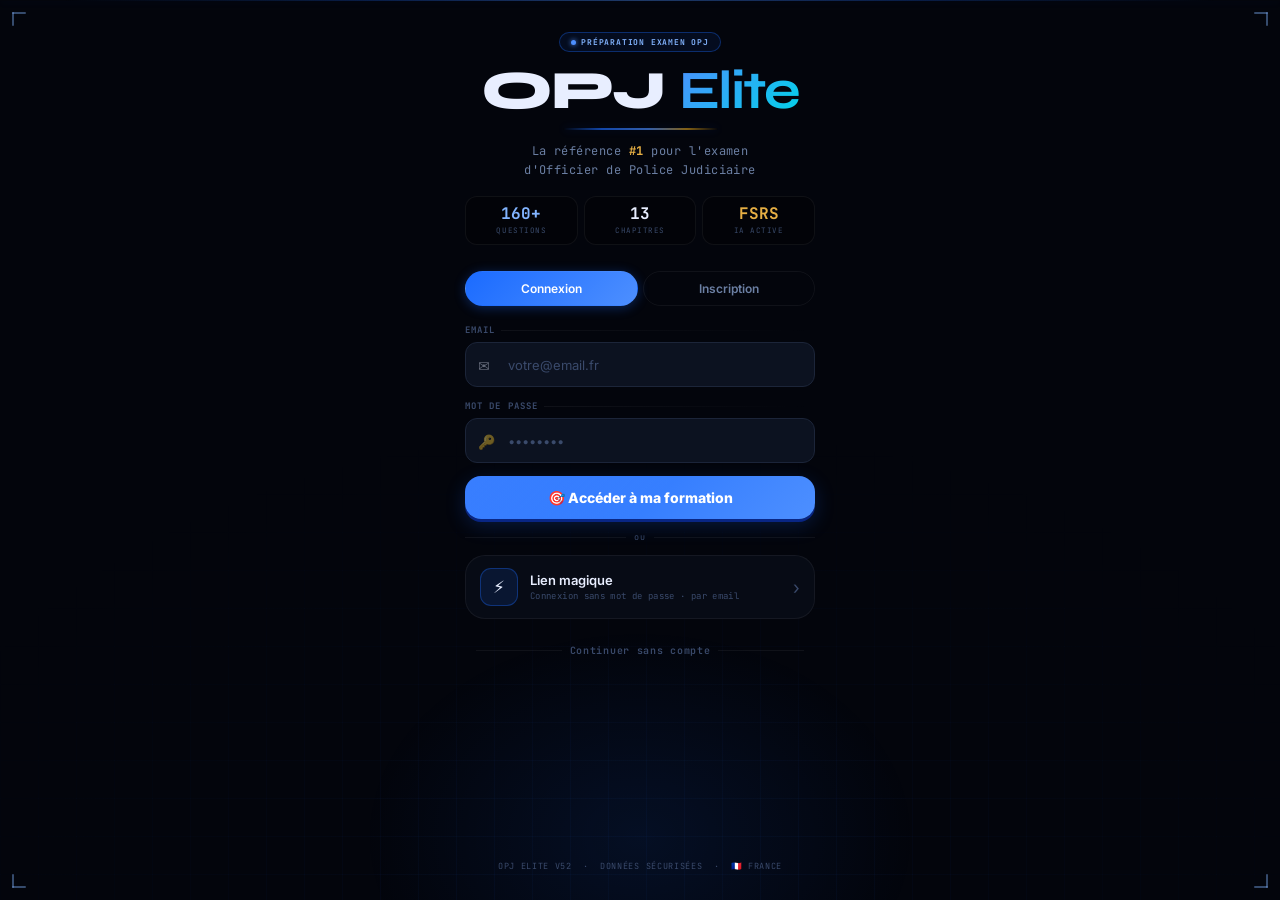
<file: onboarding.html>
<!DOCTYPE html>
<html lang="fr">
<head>
<meta charset="UTF-8">
<meta name="viewport" content="width=device-width,initial-scale=1.0,viewport-fit=cover,maximum-scale=1">
<title>OPJ Elite</title>
<link href="https://fonts.googleapis.com/css2?family=Syne:wght@400;600;700;800&family=JetBrains+Mono:wght@400;500;600;700&family=Inter:wght@400;500;600;700&display=swap" rel="stylesheet">
<style>
:root{
  --bg-0:#03050c;--bg-1:#070b15;--bg-2:#0c1220;--bg-3:#111827;--bg-4:#1c2539;
  --accent:#1b6bff;--accent-l:#4d8fff;--accent-xl:#82b4ff;
  --accent-glow:rgba(27,107,255,.20);
  --gold:#c8921a;--gold-l:#e6af44;
  --ok:#00c97a;--ok-bg:rgba(0,201,122,.10);
  --err:#ff3d57;--err-bg:rgba(255,61,87,.10);
  --warn:#ff8c42;--cyan:#00d4e8;
  --t1:#e8eeff;--t2:#6b7fa3;--t3:#3a4a6b;
  --brd:rgba(255,255,255,.055);--brd-l:rgba(255,255,255,.10);
  --brd-acc:rgba(27,107,255,.35);--brd-gold:rgba(200,146,26,.30);
  --r-s:8px;--r-m:12px;--r-l:16px;--r-xl:20px;--r-2xl:26px;
  --tr:.16s cubic-bezier(.4,0,.2,1);--spring:.38s cubic-bezier(.34,1.56,.64,1);
}
*,*::before,*::after{box-sizing:border-box;margin:0;padding:0;-webkit-tap-highlight-color:transparent}
html,body{height:100%;background:var(--bg-0);color:var(--t1)}
body{font-family:'Inter',system-ui,sans-serif;min-height:100dvh;overflow-x:hidden;-webkit-font-smoothing:antialiased;display:flex;flex-direction:column}
input,button{font-family:'Inter',system-ui,sans-serif}
button{cursor:pointer;border:none;background:none}
::-webkit-scrollbar{display:none}
*{scrollbar-width:none}

@keyframes pgIn{from{opacity:0;transform:translateY(8px)}to{opacity:1;transform:none}}
@keyframes blink{0%,100%{opacity:1}50%{opacity:.25}}
@keyframes scan{from{top:-1px}to{top:100%}}
@keyframes popIn{from{transform:scale(.6);opacity:0}to{transform:scale(1);opacity:1}}
@keyframes spin{to{transform:translateY(-50%) rotate(360deg)}}

/* FOND TACTIQUE */
.bg{position:fixed;inset:0;z-index:0;overflow:hidden;pointer-events:none}
.bg::before{
  content:'';position:absolute;inset:0;
  background-image:linear-gradient(rgba(27,107,255,.04) 1px,transparent 1px),linear-gradient(90deg,rgba(27,107,255,.04) 1px,transparent 1px);
  background-size:38px 38px;
  mask-image:radial-gradient(ellipse 90% 80% at 50% 100%,black 15%,transparent 68%);
  -webkit-mask-image:radial-gradient(ellipse 90% 80% at 50% 100%,black 15%,transparent 68%);
}
.bg::after{
  content:'';position:absolute;bottom:-18%;left:50%;transform:translateX(-50%);
  width:600px;height:450px;
  background:radial-gradient(ellipse,rgba(27,107,255,.10) 0%,transparent 65%);
}
.scanline{
  position:absolute;left:0;right:0;height:1px;
  background:linear-gradient(90deg,transparent 5%,rgba(27,107,255,.26) 30%,rgba(77,143,255,.38) 50%,rgba(27,107,255,.26) 70%,transparent 95%);
  animation:scan 8s linear infinite;
  box-shadow:0 0 8px rgba(27,107,255,.18);
}
.corner{position:absolute;width:14px;height:14px}
.corner::before,.corner::after{content:'';position:absolute;background:var(--accent-xl);opacity:.4;border-radius:1px}
.corner::before{width:1.5px;height:100%}
.corner::after{width:100%;height:1.5px}
.tl{top:12px;left:12px}.tr{top:12px;right:12px;transform:scaleX(-1)}
.bl{bottom:12px;left:12px;transform:scaleY(-1)}.br{bottom:12px;right:12px;transform:scale(-1)}

/* STRUCTURE */
.shell{
  position:relative;z-index:1;flex:1;display:flex;flex-direction:column;
  max-width:390px;margin:0 auto;width:100%;
  padding:max(32px,env(safe-area-inset-top)) 20px max(28px,env(safe-area-inset-bottom));
}

/* HEADER PILL */
.hdr{display:flex;align-items:center;justify-content:center;margin-bottom:12px;animation:pgIn .5s var(--tr) both}
.hdr-pill{
  display:flex;align-items:center;gap:5px;padding:4px 11px;border-radius:20px;
  background:rgba(27,107,255,.08);border:1px solid var(--brd-acc);
  font-family:'JetBrains Mono',monospace;font-size:8px;font-weight:700;
  color:var(--accent-xl);letter-spacing:.1em;text-transform:uppercase;
}
.hdr-pill::before{content:'';width:5px;height:5px;border-radius:50%;background:var(--accent-l);box-shadow:0 0 5px var(--accent-l);animation:blink 2.4s ease infinite}

/* BRAND */
.brand{text-align:center;margin-bottom:26px;animation:pgIn .55s .07s var(--tr) both}
.brand-logo{font-family:'Syne',system-ui,sans-serif;font-size:54px;font-weight:800;color:var(--t1);letter-spacing:-.04em;line-height:1;margin-bottom:6px}
.brand-logo b{font-style:normal;background:linear-gradient(135deg,var(--accent-l),var(--cyan));-webkit-background-clip:text;-webkit-text-fill-color:transparent;background-clip:text}
.brand-rule{display:block;height:2px;margin:10px auto 0;width:155px;background:linear-gradient(90deg,transparent,var(--accent) 25%,var(--accent-l) 55%,var(--gold) 80%,transparent);border-radius:2px;opacity:.65;box-shadow:0 0 10px rgba(27,107,255,.28)}
.brand-sub{font-size:12px;color:var(--t2);margin-top:12px;font-family:'JetBrains Mono',monospace;letter-spacing:.04em;line-height:1.6}
.brand-sub strong{color:var(--gold-l);font-weight:700}

/* KPIs */
.kpis{display:grid;grid-template-columns:repeat(3,1fr);gap:6px;margin-top:16px}
.kpi{background:rgba(0,0,0,.3);border:1px solid var(--brd);border-radius:var(--r-m);padding:9px 6px;text-align:center}
.kpi-v{font-family:'JetBrains Mono',monospace;font-size:16px;font-weight:700;color:var(--t1);line-height:1}
.kpi-v.acc{color:var(--accent-xl)}.kpi-v.gld{color:var(--gold-l)}.kpi-v.grn{color:var(--ok)}
.kpi-l{font-family:'JetBrains Mono',monospace;font-size:7.5px;color:var(--t3);margin-top:3px;text-transform:uppercase;letter-spacing:.07em}

/* ONGLETS */
.tabs{display:flex;gap:5px;margin-bottom:18px;animation:pgIn .5s .13s var(--tr) both}
.tab{flex:1;padding:9px 12px;border-radius:20px;border:1px solid var(--brd);background:transparent;color:var(--t2);font-size:12px;font-weight:600;transition:all var(--tr);white-space:nowrap}
.tab:active{transform:scale(.95)}
.tab.on{background:linear-gradient(135deg,var(--accent),var(--accent-l));color:#fff;border-color:transparent;box-shadow:0 2px 12px rgba(27,107,255,.32)}

/* FORM */
.form-wrap{animation:pgIn .5s .19s var(--tr) both}
.panel{display:none}
.panel.on{display:block}

.field{margin-bottom:13px}
.flbl{font-family:'JetBrains Mono',monospace;font-size:9px;font-weight:700;color:var(--t3);text-transform:uppercase;letter-spacing:.12em;display:flex;align-items:center;gap:6px;margin-bottom:6px}
.flbl::after{content:'';flex:1;height:1px;background:linear-gradient(90deg,var(--brd),transparent)}

.finp-wrap{position:relative}
.finp{
  width:100%;background:var(--bg-2);border:1.5px solid var(--bg-4);
  border-radius:var(--r-m);padding:12px 14px 12px 42px;
  font-size:15px;color:var(--t1);outline:none;
  transition:border-color var(--tr),box-shadow var(--tr),background var(--tr);
  -webkit-appearance:none;appearance:none;
}
.finp::placeholder{color:var(--t3);font-size:13px}
.finp:focus{border-color:var(--accent-l);background:var(--bg-3);box-shadow:0 0 0 3px var(--accent-glow)}
.finp.err{border-color:var(--err);box-shadow:0 0 0 3px rgba(255,61,87,.12)}
.finp:-webkit-autofill,.finp:-webkit-autofill:focus{
  -webkit-box-shadow:0 0 0 50px var(--bg-3) inset !important;
  -webkit-text-fill-color:var(--t1) !important;
  border-color:var(--accent-l) !important;
}
.ficon{position:absolute;left:13px;top:50%;transform:translateY(-50%);font-size:14px;pointer-events:none;opacity:.4;transition:opacity var(--tr)}
.finp-wrap:focus-within .ficon{opacity:.82}

.ferr{font-family:'JetBrains Mono',monospace;font-size:9.5px;color:var(--err);margin-top:5px;display:none;letter-spacing:.04em}
.ferr.on{display:block}

.pw-wrap{display:none;margin-top:7px}
.pw-track{height:3px;background:var(--bg-4);border-radius:100px;overflow:hidden}
.pw-fill{height:100%;border-radius:100px;transition:width .3s,background .3s;width:0%}
.pw-txt{font-family:'JetBrains Mono',monospace;font-size:9px;color:var(--t3);margin-top:4px;letter-spacing:.06em}

/* BOUTONS */
.btn-main{
  width:100%;padding:13px;border-radius:var(--r-l);border:none;cursor:pointer;
  background:linear-gradient(135deg,var(--accent),var(--accent-l));
  color:#fff;font-weight:800;font-size:14px;
  display:flex;align-items:center;justify-content:center;gap:7px;
  box-shadow:0 3px 0 rgba(13,50,180,.65),0 6px 20px rgba(27,107,255,.22);
  transition:transform .12s,box-shadow .12s;
  position:relative;overflow:hidden;margin-top:10px;
}
.btn-main::after{content:'';position:absolute;inset:0;background:linear-gradient(135deg,rgba(255,255,255,.13),transparent 55%);pointer-events:none}
.btn-main:active{transform:translateY(3px);box-shadow:0 1px 0 rgba(13,50,180,.65)}
.btn-main.loading{pointer-events:none;opacity:.72}
.btn-main.loading::before{
  content:'';position:absolute;right:16px;top:50%;
  transform:translateY(-50%);width:14px;height:14px;border-radius:50%;
  border:2px solid rgba(255,255,255,.3);border-top-color:#fff;
  animation:spin .65s linear infinite;
}
.btn-main.loading .btn-label{margin-right:22px}

.btn-sec{
  width:100%;padding:12px;border-radius:var(--r-l);cursor:pointer;
  border:1px solid var(--brd-l);background:rgba(255,255,255,.04);
  color:var(--t1);font-weight:700;font-size:13px;
  display:flex;align-items:center;justify-content:center;gap:7px;
  transition:all var(--tr);margin-top:8px;box-shadow:0 3px 0 rgba(0,0,0,.28);
}
.btn-sec:active{background:rgba(255,255,255,.08);transform:translateY(3px);box-shadow:0 1px 0 rgba(0,0,0,.28)}

.btn-offline{
  display:flex;align-items:center;justify-content:center;gap:8px;
  width:100%;padding:11px;background:none;border:none;cursor:pointer;
  color:var(--t3);font-family:'JetBrains Mono',monospace;
  font-size:10px;font-weight:600;letter-spacing:.07em;
  margin-top:14px;transition:color var(--tr);
}
.btn-offline::before,.btn-offline::after{content:'';flex:1;height:1px;background:var(--brd)}
.btn-offline:active{color:var(--t1)}

/* MAGIC LINK */
.magic{
  display:flex;align-items:center;gap:12px;padding:12px 14px;
  background:var(--bg-1);border:1px solid var(--brd);border-radius:var(--r-xl);
  cursor:pointer;transition:border-color var(--tr),background var(--tr);
}
.magic:active{background:var(--bg-2);border-color:var(--brd-l)}
.magic-ico{
  width:38px;height:38px;border-radius:11px;flex-shrink:0;
  background:rgba(27,107,255,.12);border:1px solid var(--brd-acc);
  display:flex;align-items:center;justify-content:center;font-size:17px;
}
.magic-inf{flex:1}
.magic-title{font-size:13px;font-weight:600;color:var(--t1)}
.magic-sub{font-family:'JetBrains Mono',monospace;font-size:9px;color:var(--t3);margin-top:2px;letter-spacing:.04em}
.magic-arr{font-size:18px;color:var(--t3)}

.sep{display:flex;align-items:center;gap:8px;margin:12px 0}
.sep span{font-family:'JetBrains Mono',monospace;font-size:8.5px;color:var(--t3);letter-spacing:.1em;flex-shrink:0}
.sep::before,.sep::after{content:'';flex:1;height:1px;background:var(--brd)}

/* TOAST */
.toast-zone{
  position:fixed;bottom:calc(env(safe-area-inset-bottom,0px) + 18px);
  left:50%;transform:translateX(-50%);z-index:999;pointer-events:none;
  display:flex;flex-direction:column;align-items:center;gap:6px;
  width:calc(100% - 32px);max-width:370px;
}
.toast{
  background:var(--bg-2);border:1px solid var(--brd-l);border-radius:var(--r-xl);
  padding:11px 17px;font-size:13px;font-weight:700;color:var(--t1);
  box-shadow:0 8px 32px rgba(0,0,0,.55);white-space:nowrap;backdrop-filter:blur(12px);
  animation:toastIn .25s var(--spring) both,toastOut .3s var(--tr) 2.8s both;
  display:flex;align-items:center;gap:7px;width:100%;
}
.toast.ok{border-color:rgba(0,201,122,.28);color:var(--ok)}
.toast.err{border-color:rgba(255,61,87,.28);color:var(--err)}
.toast.warn{border-color:rgba(255,140,66,.24);color:var(--warn)}
@keyframes toastIn{from{opacity:0;transform:translateY(7px) scale(.95)}to{opacity:1;transform:none}}
@keyframes toastOut{to{opacity:0;transform:translateY(7px)}}

/* FOOTER */
.footer{
  margin-top:auto;padding-top:18px;text-align:center;
  font-family:'JetBrains Mono',monospace;font-size:8.5px;color:var(--t3);
  letter-spacing:.08em;text-transform:uppercase;animation:pgIn .5s .35s var(--tr) both;
}

/* SUCCÈS */
.success-ov{
  display:none;position:fixed;inset:0;z-index:200;background:var(--bg-0);
  flex-direction:column;align-items:center;justify-content:center;
  padding:32px;text-align:center;
}
.success-ov.on{display:flex;animation:pgIn .35s var(--spring) both}
.success-ring{position:relative;margin-bottom:22px;animation:popIn .5s var(--spring) .05s both}
.success-ring svg{transform:rotate(-90deg)}
.success-ring-em{position:absolute;inset:0;display:flex;align-items:center;justify-content:center;font-size:34px}
.success-grade{font-family:'JetBrains Mono',monospace;font-size:9px;font-weight:700;color:var(--gold-l);letter-spacing:.14em;text-transform:uppercase;margin-bottom:6px;animation:pgIn .4s .14s var(--tr) both}
.success-name{font-family:'Syne',system-ui,sans-serif;font-size:28px;font-weight:800;color:var(--t1);letter-spacing:-.03em;margin-bottom:5px;animation:pgIn .4s .17s var(--tr) both}
.success-name span{color:var(--accent-l)}
.success-sub{font-size:13px;color:var(--t2);line-height:1.6;animation:pgIn .4s .21s var(--tr) both}
.success-bar-wrap{width:200px;height:3.5px;background:rgba(255,255,255,.06);border-radius:100px;overflow:hidden;margin:24px auto 0;animation:pgIn .4s .27s var(--tr) both}
.success-bar{height:100%;width:0%;border-radius:100px;background:linear-gradient(90deg,var(--accent),var(--accent-l),var(--cyan));box-shadow:0 0 8px rgba(77,143,255,.45);transition:width 1.8s cubic-bezier(.4,0,.2,1)}
</style>
</head>
<body>

<div class="bg">
  <div class="scanline"></div>
  <div class="corner tl"></div><div class="corner tr"></div>
  <div class="corner bl"></div><div class="corner br"></div>
</div>

<div class="shell" id="main-shell">

  <div class="hdr">
    <div class="hdr-pill">Préparation Examen OPJ</div>
  </div>

  <div class="brand">
    <div class="brand-logo">OPJ <b>Elite</b></div>
    <span class="brand-rule"></span>
    <div class="brand-sub">La référence <strong>#1</strong> pour l'examen<br>d'Officier de Police Judiciaire</div>
    <div class="kpis">
      <div class="kpi"><div class="kpi-v acc">160+</div><div class="kpi-l">Questions</div></div>
      <div class="kpi"><div class="kpi-v">13</div><div class="kpi-l">Chapitres</div></div>
      <div class="kpi"><div class="kpi-v gld">FSRS</div><div class="kpi-l">IA Active</div></div>
    </div>
  </div>

  <div class="tabs">
    <button class="tab on" id="tab-connexion"   onclick="switchTab('connexion')">Connexion</button>
    <button class="tab"    id="tab-inscription"  onclick="switchTab('inscription')">Inscription</button>
  </div>

  <div class="form-wrap">

    <!-- CONNEXION -->
    <div class="panel on" id="panel-connexion">
      <div class="field">
        <div class="flbl">Email</div>
        <div class="finp-wrap">
          <input type="email" id="login-email" class="finp" placeholder="votre@email.fr" autocomplete="email"
            oninput="clearErr(this)" onkeydown="if(event.key==='Enter')document.getElementById('login-password').focus()">
          <span class="ficon">✉️</span>
        </div>
        <div class="ferr" id="err-le">Email invalide</div>
      </div>
      <div class="field">
        <div class="flbl">Mot de passe</div>
        <div class="finp-wrap">
          <input type="password" id="login-password" class="finp" placeholder="••••••••" autocomplete="current-password"
            oninput="clearErr(this)" onkeydown="if(event.key==='Enter')doLogin()">
          <span class="ficon">🔑</span>
        </div>
        <div class="ferr" id="err-lp">Mot de passe requis</div>
      </div>
      <button class="btn-main" id="btn-login" onclick="doLogin()"><span class="btn-label">🎯 Accéder à ma formation</span></button>
      <div class="sep"><span>ou</span></div>
      <div class="magic" onclick="doMagicLink()">
        <div class="magic-ico">⚡</div>
        <div class="magic-inf">
          <div class="magic-title">Lien magique</div>
          <div class="magic-sub">Connexion sans mot de passe · par email</div>
        </div>
        <div class="magic-arr">›</div>
      </div>
      <button class="btn-offline" onclick="doOffline()">Continuer sans compte</button>
    </div>

    <!-- INSCRIPTION -->
    <div class="panel" id="panel-inscription">
      <div class="field">
        <div class="flbl">Votre nom</div>
        <div class="finp-wrap">
          <input type="text" id="signup-name" class="finp" placeholder="Adjudant Martin" autocomplete="name">
          <span class="ficon">👤</span>
        </div>
      </div>
      <div class="field">
        <div class="flbl">Email</div>
        <div class="finp-wrap">
          <input type="email" id="signup-email" class="finp" placeholder="votre@email.fr" autocomplete="email"
            oninput="clearErr(this)">
          <span class="ficon">✉️</span>
        </div>
        <div class="ferr" id="err-se">Email invalide</div>
      </div>
      <div class="field">
        <div class="flbl">Mot de passe</div>
        <div class="finp-wrap">
          <input type="password" id="signup-password" class="finp" placeholder="min. 6 caractères" autocomplete="new-password"
            oninput="clearErr(this);checkPw(this.value)" onkeydown="if(event.key==='Enter')doSignup()">
          <span class="ficon">🔒</span>
        </div>
        <div class="ferr" id="err-sp">6 caractères minimum</div>
        <div class="pw-wrap" id="pw-wrap">
          <div class="pw-track"><div class="pw-fill" id="pw-fill"></div></div>
          <div class="pw-txt" id="pw-txt"></div>
        </div>
      </div>
      <div class="field">
        <div class="flbl">Date de l'examen</div>
        <div class="finp-wrap">
          <input type="month" id="signup-date" class="finp" value="2026-06" min="2025-01">
          <span class="ficon">📅</span>
        </div>
      </div>
      <button class="btn-main" id="btn-signup" onclick="doSignup()"><span class="btn-label">🚀 Créer mon compte</span></button>
      <button class="btn-offline" onclick="doOffline()">Continuer sans compte</button>
    </div>

  </div>

  <div class="footer">OPJ Elite v52 &nbsp;·&nbsp; Données sécurisées &nbsp;·&nbsp; 🇫🇷 France</div>

</div>

<!-- SUCCÈS -->
<div class="success-ov" id="success-ov">
  <div class="success-ring">
    <svg width="90" height="90" viewBox="0 0 90 90">
      <circle cx="45" cy="45" r="36" fill="none" stroke="rgba(255,255,255,.06)" stroke-width="5"/>
      <circle cx="45" cy="45" r="36" fill="none" stroke="url(#sg)" stroke-width="5"
        stroke-linecap="round" stroke-dasharray="226.2" stroke-dashoffset="56.6"/>
      <defs><linearGradient id="sg" x1="0%" y1="0%" x2="100%" y2="0%">
        <stop offset="0%" stop-color="#1b6bff"/>
        <stop offset="100%" stop-color="#4d8fff"/>
      </linearGradient></defs>
    </svg>
    <div class="success-ring-em">⚖️</div>
  </div>
  <div class="success-grade">Gardien de la Paix · 0 XP</div>
  <div class="success-name">Bienvenue, <span id="sname">Officier</span></div>
  <div class="success-sub">Session ouverte.<br>Chargement de votre tableau de bord...</div>
  <div class="success-bar-wrap"><div class="success-bar" id="success-bar"></div></div>
</div>

<div class="toast-zone" id="toast-zone"></div>

<script>
'use strict';

function switchTab(t){
  document.querySelectorAll('.tab').forEach(b=>b.classList.remove('on'));
  document.querySelectorAll('.panel').forEach(p=>p.classList.remove('on'));
  document.getElementById('tab-'+t).classList.add('on');
  document.getElementById('panel-'+t).classList.add('on');
}

function showToast(msg,type){
  const z=document.getElementById('toast-zone');
  const d=document.createElement('div');
  d.className='toast '+(type||'');
  const ic={ok:'✅',err:'❌',warn:'⚠️'};
  d.innerHTML='<span>'+(ic[type]||'ℹ️')+'</span><span>'+msg+'</span>';
  z.appendChild(d);
  setTimeout(()=>d.remove(),3200);
}

function clearErr(inp){
  inp.classList.remove('err');
  const s=inp.parentElement.nextElementSibling;
  if(s&&s.classList.contains('ferr'))s.classList.remove('on');
}
function showErr(inpId,errId,msg){
  const i=document.getElementById(inpId);
  const e=document.getElementById(errId);
  if(i)i.classList.add('err');
  if(e){e.textContent=msg;e.classList.add('on');}
  if(i)i.focus();
}
function isEmail(e){return /^[^\s@]+@[^\s@]+\.[^\s@]+$/.test(e)}

function checkPw(pw){
  const w=document.getElementById('pw-wrap');
  const f=document.getElementById('pw-fill');
  const t=document.getElementById('pw-txt');
  if(!pw){w.style.display='none';return;}
  w.style.display='block';
  let sc=0;
  if(pw.length>=6)sc++;if(pw.length>=10)sc++;
  if(/[A-Z]/.test(pw))sc++;if(/[0-9]/.test(pw))sc++;if(/[^a-zA-Z0-9]/.test(pw))sc++;
  const lv=[
    {w:'20%',c:'#ff3d57',t:'Faible'},
    {w:'40%',c:'#ff8c42',t:'Moyen'},
    {w:'60%',c:'#e6af44',t:'Correct'},
    {w:'80%',c:'#00c97a',t:'Fort ✓'},
    {w:'100%',c:'#00c97a',t:'Excellent ✓'}
  ];
  const v=lv[Math.min(sc-1,4)]||lv[0];
  f.style.width=v.w;f.style.background=v.c;
  t.textContent=v.t;t.style.color=v.c;
}

function setLoad(id,on){
  const b=document.getElementById(id);
  if(!b)return;
  b.classList.toggle('loading',on);
  b.disabled=on;
}

function showSuccess(name){
  const el=document.getElementById('sname');
  if(el)el.textContent=(name||'Officier').split(' ')[0];
  document.getElementById('success-ov').classList.add('on');
  setTimeout(()=>{
    const bar=document.getElementById('success-bar');
    if(bar)bar.style.width='100%';
  },80);
  setTimeout(()=>{
    document.getElementById('success-ov').classList.remove('on');
    if(typeof finishAuth==='function')finishAuth(name);
    else if(typeof window._opjFinish==='function')window._opjFinish(name);
    else window.location.href='./index.html';
  },2300);
}

async function doLogin(){
  const email=document.getElementById('login-email').value.trim();
  const pass=document.getElementById('login-password').value;
  if(!email||!isEmail(email)){showErr('login-email','err-le','Email invalide');return;}
  if(!pass){showErr('login-password','err-lp','Mot de passe requis');return;}
  setLoad('btn-login',true);
  try{
    if(typeof AUTH!=='undefined'&&AUTH.login){
      const{data,error}=await AUTH.login(email,pass);
      setLoad('btn-login',false);
      if(error){
        const m=(error.message||'').toLowerCase();
        const f=m.includes('invalid')||m.includes('credentials')?'Email ou mot de passe incorrect'
               :m.includes('confirm')?'Confirmez votre email d\'abord'
               :error.message;
        showToast(f,'err');
        document.getElementById('login-password').classList.add('err');
        return;
      }
      const n=data?.user?.user_metadata?.name||email.split('@')[0];
      showToast('Connexion réussie !','ok');
      setTimeout(()=>showSuccess(n),420);
    }else{
      await new Promise(r=>setTimeout(r,900));
      setLoad('btn-login',false);
      showToast('Connexion réussie !','ok');
      setTimeout(()=>showSuccess(email.split('@')[0]),420);
    }
  }catch(e){setLoad('btn-login',false);showToast('Erreur — réessayez','err');console.error(e);}
}

async function doSignup(){
  const name=document.getElementById('signup-name').value.trim()||'Officier';
  const email=document.getElementById('signup-email').value.trim();
  const pass=document.getElementById('signup-password').value;
  const date=document.getElementById('signup-date').value||'2026-06';
  if(!email||!isEmail(email)){showErr('signup-email','err-se','Email invalide');return;}
  if(!pass||pass.length<6){showErr('signup-password','err-sp','6 caractères minimum');return;}
  setLoad('btn-signup',true);
  try{
    if(typeof AUTH!=='undefined'&&AUTH.signup){
      const{data,error}=await AUTH.signup(email,pass,name);
      setLoad('btn-signup',false);
      if(error){
        const m=(error.message||'').toLowerCase();
        const f=m.includes('already')?'Cet email est déjà utilisé — connectez-vous':error.message;
        showToast(f,'err');return;
      }
      if(window.S){window.S.user.name=name;window.S.user.examDate=date;if(typeof save==='function')save();}
      if(data?.session){showToast('Compte créé ! Bienvenue 🎯','ok');setTimeout(()=>showSuccess(name),420);}
      else{showToast('Compte créé ! Vérifiez votre email.','ok');setTimeout(()=>switchTab('connexion'),1600);}
    }else{
      await new Promise(r=>setTimeout(r,900));
      setLoad('btn-signup',false);
      if(window.S){window.S.user.name=name;window.S.user.examDate=date;if(typeof save==='function')save();}
      showToast('Compte créé !','ok');
      setTimeout(()=>showSuccess(name),420);
    }
  }catch(e){setLoad('btn-signup',false);showToast('Erreur — réessayez','err');console.error(e);}
}

async function doMagicLink(){
  const email=document.getElementById('login-email').value.trim();
  if(!email||!isEmail(email)){
    showToast('Entrez votre email d\'abord','warn');
    document.getElementById('login-email').classList.add('err');
    document.getElementById('login-email').focus();
    return;
  }
  showToast('Envoi du lien...','');
  try{
    if(typeof AUTH!=='undefined'&&AUTH.magicLink){
      const{error}=await AUTH.magicLink(email);
      if(error){showToast(error.message,'err');return;}
    }
    showToast('Lien envoyé ! Vérifiez votre boîte.','ok');
  }catch(e){showToast('Erreur d\'envoi','err');}
}

function doOffline(){
  showToast('Mode hors-ligne activé','ok');
  setTimeout(()=>_showSuccessAndNotify('Officier'),500);
}

/* Notifier le parent index.html via postMessage */
function _showSuccessAndNotify(name){
  showSuccess(name);
  setTimeout(function(){
    try{
      if(window.parent&&window.parent!==window){
        window.parent.postMessage({type:'auth',name:name},'*');
      }
    }catch(e){}
  },2200);
}

/* Surcharger doLogin/doSignup pour notifier le parent */
var _ologin=doLogin,_osignup=doSignup;
async function doLoginWithBridge(){
  await _ologin();
  // notif gérée par showSuccess
}
async function doSignupWithBridge(){
  await _osignup();
}

/* Surcharger showSuccess pour notifier le parent */
var _origShowSuccess=showSuccess;
window.showSuccess=function(name){
  _origShowSuccess(name);
  setTimeout(function(){
    try{
      if(window.parent&&window.parent!==window){
        window.parent.postMessage({type:'auth',name:name},'*');
      }
    }catch(e){}
  },2200);
};

/* Exposition */
window.handleLogin=doLogin;
window.handleSignup=doSignup;
window.showAuthTab=switchTab;
</script>
</body>
</html>
</file>
<file: css/tokens.css>
/* OPJ Elite v52 — CSS Tokens
   Variables centralisées. La majorité du CSS est dans pages.css.
   Ce fichier est un alias - toutes les variables sont dans pages.css :root */
</file>
<file: css/components.css>
/* OPJ Elite v52 — Components
   Classes partagées entre pages. Complète pages.css. */

.err-insight {
  background:var(--bg-1); border:1px solid rgba(255,61,87,.2);
  border-radius:var(--r-l); padding:12px 14px; margin-bottom:8px;
}
.err-insight-hd { display:flex; align-items:center; gap:8px; margin-bottom:6px; }
.err-insight-name { font-size:12px; font-weight:700; color:var(--t1); flex:1; }
.err-insight-rate { font-family:'JetBrains Mono',monospace; font-size:11px; color:var(--err); font-weight:700; }
.err-bar { height:3px; background:var(--bg-3); border-radius:100px; overflow:hidden; margin-bottom:8px; }
.err-bar-fill { height:100%; border-radius:100px; background:var(--err); transition:width .6s ease; }
</file>
<file: css/pages.css>
/* ═══════════════════════════════════════════════════════════════
   OPJ ELITE — DESIGN SYSTEM v52
   Aesthetic: Tactical Command Center
   Fonts: Syne (display) + JetBrains Mono (mono) + Inter (body)
   Toutes les classes existantes conservées — surcharge complète
   ═══════════════════════════════════════════════════════════════ */

/* ── TOKENS ── */
:root {
  --bg-0: #03050c;
  --bg-1: #070b15;
  --bg-2: #0c1220;
  --bg-3: #111827;
  --bg-4: #1c2539;
  --bg-5: #243047;

  --accent:   #1b6bff;
  --accent-l: #4d8fff;
  --accent-xl:#82b4ff;
  --accent-glow:  rgba(27,107,255,.20);
  --accent-glow-l:rgba(27,107,255,.10);

  --gold:   #c8921a;
  --gold-l: #e6af44;
  --gold-glow: rgba(200,146,26,.16);

  --ok:   #00c97a;
  --ok-bg:rgba(0,201,122,.1);
  --warn: #ff8c42;
  --warn-bg:rgba(255,140,66,.1);
  --err:  #ff3d57;
  --err-bg:rgba(255,61,87,.1);
  --violet:#7c3aed;
  --rose:  #e11d6a;
  --cyan:  #00d4e8;

  --t1: #e8eeff;
  --t2: #6b7fa3;
  --t3: #3a4a6b;
  --t4: #1c2539;

  --brd:     rgba(255,255,255,.055);
  --brd-l:   rgba(255,255,255,.10);
  --brd-acc: rgba(27,107,255,.35);

  --r-xs:4px; --r-s:8px;  --r-m:12px; --r-l:16px;
  --r-xl:20px;--r-2xl:26px;--r-3xl:34px;

  --sh:     0 8px 40px rgba(0,0,0,.7);
  --sh-sm:  0 2px 12px rgba(0,0,0,.45);
  --sh-acc: 0 4px 24px rgba(27,107,255,.30);

  --tr:        .16s cubic-bezier(.4,0,.2,1);
  --tr-spring: .38s cubic-bezier(.34,1.56,.64,1);

  --tap-h: 48px;
  --nav-h: 64px;
  --hdr-h: 52px;
  --page-px: 16px;
  --safe-b: env(safe-area-inset-bottom,0px);
  --safe-t: env(safe-area-inset-top,0px);
}

[data-theme="light"] {
  --bg-0:#f0f4f9; --bg-1:#ffffff; --bg-2:#e8edf5;
  --bg-3:#d8e1ed; --bg-4:#c8d4e4; --bg-5:#b8c4d8;
  --brd:rgba(0,0,0,.065); --brd-l:rgba(0,0,0,.11);
  --t1:#0a1628; --t2:#4a6080; --t3:#8a9ab5;
  --sh:0 2px 16px rgba(0,0,0,.09);
  --sh-sm:0 1px 6px rgba(0,0,0,.06);
}

/* ── RESET ── */
*,*::before,*::after { box-sizing:border-box; margin:0; padding:0 }
html { font-size:16px; -webkit-text-size-adjust:100%; scroll-behavior:smooth }
body {
  font-family:'Inter',system-ui,sans-serif;
  background:var(--bg-0); color:var(--t1);
  min-height:100dvh; overflow-x:hidden;
  -webkit-tap-highlight-color:transparent;
  touch-action:manipulation;
  -webkit-font-smoothing:antialiased;
  -moz-osx-font-smoothing:grayscale;
}
button,a,[onclick],[role="button"] {
  -webkit-tap-highlight-color:transparent;
  touch-action:manipulation;
}
::-webkit-scrollbar { display:none }
* { scrollbar-width:none }

/* ── Texture fond atmosphérique ── */
body::after {
  content:''; position:fixed; inset:0; pointer-events:none; z-index:0;
  background:
    radial-gradient(ellipse 80% 50% at 20% -10%, rgba(27,107,255,.06) 0%, transparent 60%),
    radial-gradient(ellipse 60% 40% at 90% 100%, rgba(200,146,26,.045) 0%, transparent 55%);
}

/* ── LAYOUT ── */
#app {
  position:relative; z-index:1; min-height:100dvh;
  padding-bottom:calc(var(--nav-h) + var(--safe-b) + 8px);
  padding-top:calc(var(--hdr-h) + var(--safe-t));
}
.page {
  max-width:560px; margin:0 auto;
  padding:14px var(--page-px) 40px;
  animation:pgIn .22s cubic-bezier(.4,0,.2,1) both;
}
@keyframes pgIn { from{opacity:0;transform:translateY(7px)} to{opacity:1;transform:none} }
@keyframes fadeUp { from{opacity:0;transform:translateY(12px)} to{opacity:1;transform:none} }
@keyframes popIn { 0%{opacity:0;transform:scale(.8)} 70%{transform:scale(1.04)} 100%{opacity:1;transform:scale(1)} }
@keyframes slideDown { from{opacity:0;transform:translateY(-4px)} to{opacity:1;transform:none} }
@keyframes shimmer { 0%{background-position:-200% 0} 100%{background-position:200% 0} }
@keyframes sheetUp { from{transform:translateY(100%)} to{transform:none} }
@keyframes levelUp { 0%{transform:scale(1)} 30%{transform:scale(1.22)} 70%{transform:scale(.97)} 100%{transform:scale(1)} }
@keyframes shake { 0%,100%{transform:translateX(0)} 25%{transform:translateX(-5px)} 75%{transform:translateX(5px)} }
@keyframes pulseGold { 0%,100%{box-shadow:0 0 0 0 rgba(200,146,26,.35)} 50%{box-shadow:0 0 0 7px rgba(200,146,26,0)} }
@keyframes floatUp { 0%,100%{transform:translateY(0)} 50%{transform:translateY(-4px)} }
@keyframes slideInRight { from{opacity:0;transform:translateX(14px)} to{opacity:1;transform:none} }
@keyframes blinkDot { 0%,100%{opacity:1} 50%{opacity:.3} }
@keyframes toastIn { from{opacity:0;transform:translateY(7px) scale(.95)} to{opacity:1;transform:none} }
@keyframes toastOut { to{opacity:0;transform:translateY(7px)} }
@keyframes flamePulse {
  0%,100%{ transform:scale(1) rotate(-3deg); filter:drop-shadow(0 0 3px var(--warn)) }
  50%{ transform:scale(1.15) rotate(3deg); filter:drop-shadow(0 0 10px var(--err)) }
}

.level-up-anim { animation:levelUp .6s cubic-bezier(.34,1.56,.64,1) }
.shake { animation:shake .35s ease }
.pop-in { animation:popIn .3s cubic-bezier(.34,1.56,.64,1) }
.streak-flame { display:inline-block; animation:flamePulse 1.8s ease infinite }
:focus-visible { outline:2px solid var(--accent-l); outline-offset:2px }
@media(prefers-reduced-motion:reduce) { *{animation:none!important;transition:none!important} }

/* ── HEADER ── */
.app-hdr {
  position:fixed; top:0; left:0; right:0;
  height:calc(var(--hdr-h) + var(--safe-t));
  padding-top:var(--safe-t); z-index:200;
  background:rgba(3,5,12,.88);
  backdrop-filter:blur(28px) saturate(160%);
  -webkit-backdrop-filter:blur(28px) saturate(160%);
  border-bottom:1px solid var(--brd);
  display:flex; align-items:center;
  padding-left:16px; padding-right:16px; gap:10px;
  position:fixed;
}
.app-hdr::before {
  content:''; position:absolute; top:0; left:0; right:0; height:1px;
  background:linear-gradient(90deg,transparent,var(--accent) 30%,var(--accent-l) 55%,var(--gold) 80%,transparent);
  opacity:.42;
}
.hdr-logo {
  font-family:'Syne','Bricolage Grotesque',sans-serif;
  font-size:16px; font-weight:800; color:var(--t1);
  letter-spacing:-.025em; flex:1;
}
.hdr-logo span, .hdr-logo b, .hdr-logo em {
  font-style:normal; color:var(--accent-l);
}
.hdr-badge {
  font-family:'JetBrains Mono','DM Mono',monospace; font-size:8px;
  display:flex; align-items:center; gap:4px;
  padding:3px 9px; border-radius:20px;
  background:rgba(27,107,255,.08); border:1px solid var(--brd-acc);
  color:var(--accent-xl); font-weight:700; letter-spacing:.07em;
  text-transform:uppercase;
}
.hdr-badge::before {
  content:''; width:5px; height:5px; border-radius:50%;
  background:var(--accent-l); box-shadow:0 0 5px var(--accent-l);
  animation:blinkDot 2.4s ease infinite;
}
.hdr-xp {
  font-family:'JetBrains Mono','DM Mono',monospace; font-size:12px;
  color:var(--gold-l); font-weight:700; flex-shrink:0;
  text-shadow:0 0 10px rgba(230,175,68,.28);
}

/* ── BOTTOM NAV ── */
.bnav {
  position:fixed; bottom:0; left:0; right:0; z-index:200;
  height:calc(var(--nav-h) + var(--safe-b));
  padding-bottom:var(--safe-b);
  background:rgba(3,5,12,.94);
  backdrop-filter:blur(24px) saturate(180%);
  -webkit-backdrop-filter:blur(24px) saturate(180%);
  border-top:1px solid var(--brd);
  display:flex; align-items:flex-start; padding-top:6px;
}
.nav-btn {
  flex:1; display:flex; flex-direction:column; align-items:center;
  gap:3px; padding:7px 4px; background:none; border:none; cursor:pointer;
  color:var(--t3); font-family:'JetBrains Mono','DM Mono',monospace;
  font-size:7.5px; font-weight:600; letter-spacing:.09em; text-transform:uppercase;
  transition:color var(--tr); position:relative; min-height:var(--tap-h);
}
.nav-btn::before {
  content:''; position:absolute; bottom:0; left:50%; transform:translateX(-50%);
  width:0; height:2px;
  background:linear-gradient(90deg,var(--accent),var(--accent-l));
  border-radius:2px 2px 0 0;
  transition:width var(--tr-spring);
  box-shadow:0 0 6px var(--accent);
}
.nav-btn.active { color:var(--accent-l) }
.nav-btn.active::before { width:26px }
.nav-icon {
  font-size:20px; line-height:1;
  display:flex; align-items:center; justify-content:center;
  width:24px; height:24px;
  transition:transform var(--tr), filter var(--tr);
}
.nav-btn.active .nav-icon {
  filter:drop-shadow(0 0 7px rgba(77,143,255,.65));
  transform:translateY(-1px) scale(1.04);
}
.nav-btn.active .nav-icon svg { stroke:var(--accent-l) }
.nav-btn:not(.active) .nav-icon svg { stroke:var(--t3) }
.nav-lbl { font-size:7.5px; letter-spacing:.09em }
.nav-btn.active .nav-lbl { color:var(--accent-xl); font-weight:700 }

/* ── TYPOGRAPHY ── */
.text-xs{font-size:10px}.text-s{font-size:11px}.text-sm{font-size:12px}
.text-base{font-size:13px}.text-md{font-size:14px}.text-lg{font-size:15px}
.text-xl{font-size:17px}.text-2xl{font-size:20px}.text-3xl{font-size:24px}
.font-title { font-family:'Syne','Bricolage Grotesque',sans-serif }
.font-mono  { font-family:'JetBrains Mono','DM Mono',monospace }
.fw-400{font-weight:400}.fw-500{font-weight:500}.fw-600{font-weight:600}
.fw-700{font-weight:700}.fw-800{font-weight:800}.fw-900{font-weight:900}
.text-primary{color:var(--t1)}.text-secondary{color:var(--t2)}.text-muted{color:var(--t3)}
.text-accent{color:var(--accent-l)}.text-gold{color:var(--gold)}.text-ok{color:var(--ok)}
.text-err{color:var(--err)}.text-warn{color:var(--warn)}

/* ── SPACING ── */
.mb4{margin-bottom:4px}.mb8{margin-bottom:8px}.mb12{margin-bottom:12px}
.mb14{margin-bottom:14px}.mb16{margin-bottom:16px}.mb20{margin-bottom:20px}
.mb24{margin-bottom:24px}.mt8{margin-top:8px}.mt12{margin-top:12px}
.mt16{margin-top:16px}.mt20{margin-top:20px}
.gap6{gap:6px}.gap8{gap:8px}.gap10{gap:10px}.gap12{gap:12px}
.flex-b{display:flex;align-items:center;justify-content:space-between}
.flex-c{display:flex;align-items:center;justify-content:center}
.flex-a{display:flex;align-items:center}
.flex-1{flex:1}.w-full{width:100%}.overflow-x-auto{overflow-x:auto}
.grid-2{display:grid;grid-template-columns:1fr 1fr;gap:10px}
.grid-3{display:grid;grid-template-columns:repeat(3,1fr);gap:8px}
select.inp{appearance:none;-webkit-appearance:none}

/* ── SECTION LABELS ── */
.sect-label, .sec-hd h4 {
  font-family:'Syne','Bricolage Grotesque',sans-serif;
  font-size:13px; font-weight:700; color:var(--t1);
  letter-spacing:-.01em; margin-bottom:9px; margin-top:18px;
  display:flex; align-items:center; gap:8px;
}
.sect-label::before {
  content:''; flex:0 0 12px; height:1.5px;
  background:linear-gradient(90deg,var(--accent-l),transparent);
  border-radius:1px;
}
.divider { height:1px; background:var(--brd); margin:14px 0 }

/* ── CARDS ── */
.card {
  background:var(--bg-1); border:1px solid var(--brd);
  border-radius:var(--r-xl); padding:16px; margin-bottom:10px;
}
.card-accent { border-color:var(--brd-acc); background:rgba(27,107,255,.04) }
.card-gold {
  background:linear-gradient(135deg,rgba(200,146,26,.1),rgba(200,146,26,.04));
  border-color:rgba(200,146,26,.28);
  animation:pulseGold 3.5s ease-in-out infinite;
}
.card-ok { border-color:rgba(0,201,122,.22); background:rgba(0,201,122,.04) }
.card-hover { cursor:pointer; transition:all var(--tr) }
.card-hover:hover,.card-hover:active { background:var(--bg-2); border-color:var(--brd-l); transform:scale(.995) }

/* ── BUTTONS ── */
.btn {
  display:inline-flex; align-items:center; justify-content:center; gap:7px;
  padding:12px 18px; min-height:var(--tap-h); border-radius:var(--r-l); border:none;
  font-family:'Inter',sans-serif; font-size:13px; font-weight:700;
  cursor:pointer; transition:all var(--tr); white-space:nowrap;
}
.btn:active { opacity:.88 }
.btn-p {
  background:linear-gradient(135deg,var(--accent),var(--accent-l));
  color:#fff; width:100%; padding:13px; font-size:14px; border-radius:var(--r-l);
  box-shadow:0 3px 0 rgba(15,60,200,.6);
  transition:transform .12s, box-shadow .12s;
  font-weight:800; letter-spacing:-.01em;
}
.btn-p:hover { box-shadow:0 4px 0 rgba(15,60,200,.6), var(--sh-acc); transform:translateY(-1px) }
.btn-p:active { transform:translateY(3px); box-shadow:0 1px 0 rgba(15,60,200,.6) }
.btn-gold {
  background:linear-gradient(135deg,var(--gold),var(--gold-l));
  color:#1a0e00; width:100%; padding:13px; font-size:14px; border-radius:var(--r-l);
  font-weight:800; box-shadow:0 3px 0 rgba(140,80,0,.5);
}
.btn-gold:active { transform:translateY(3px); box-shadow:0 1px 0 rgba(140,80,0,.5) }
.btn-ghost {
  background:rgba(255,255,255,.05); border:1px solid var(--brd-l); color:var(--t2);
  border-radius:var(--r-l); font-weight:700;
}
.btn-ghost:hover { background:rgba(255,255,255,.09) }
.btn-ghost:active { background:var(--bg-3) }
.btn-danger { background:var(--err-bg); color:var(--err); border:1px solid rgba(255,61,87,.22) }
.btn-sm { padding:8px 13px; font-size:12px; border-radius:var(--r-m); min-height:36px }
.btn-full { width:100% }
.btn-prim {
  display:flex; align-items:center; justify-content:center;
  width:100%; padding:12px; border-radius:var(--r-l); border:none;
  background:linear-gradient(135deg,var(--accent),var(--accent-l)); color:#fff;
  font-size:14px; font-weight:800; cursor:pointer; font-family:'Inter',sans-serif;
}

/* ── INPUTS ── */
.inp {
  width:100%; max-width:100%; box-sizing:border-box;
  background:var(--bg-2); border:1px solid var(--bg-4);
  border-radius:var(--r-m); padding:12px 14px; font-size:16px;
  color:var(--t1); font-family:'Inter',sans-serif; outline:none;
  transition:border-color var(--tr), box-shadow var(--tr);
}
.inp:focus { border-color:var(--accent-l); box-shadow:0 0 0 3px var(--accent-glow) }
.inp::placeholder { color:var(--t3) }
.inp-g { margin-bottom:14px; width:100% }
.inp-lbl {
  font-family:'JetBrains Mono','DM Mono',monospace;
  font-size:10px; font-weight:700; color:var(--t3);
  letter-spacing:.07em; text-transform:uppercase;
  display:block; margin-bottom:6px;
}
input[type=month] {
  width:100%; max-width:100%; box-sizing:border-box;
  -webkit-appearance:none; appearance:none;
}
input[type=month]::-webkit-calendar-picker-indicator { opacity:.5; filter:invert(1); flex-shrink:0 }

/* ── XP BAR ── */
.xp-bar {
  height:5px; background:var(--bg-3); border-radius:100px;
  overflow:hidden; position:relative; margin-bottom:14px;
}
.xp-fill {
  height:100%;
  background:linear-gradient(90deg,var(--accent),var(--accent-l),var(--cyan));
  border-radius:100px;
  transition:width .8s cubic-bezier(.4,0,.2,1);
  box-shadow:0 0 8px rgba(77,143,255,.45);
}

/* ── TAGS ── */
.tag {
  font-family:'JetBrains Mono','DM Mono',monospace; font-size:8.5px; font-weight:700;
  padding:2px 8px; border-radius:var(--r-xs); letter-spacing:.04em;
  display:inline-flex; align-items:center; gap:3px;
}
.tag-accent { background:rgba(27,107,255,.1); color:var(--accent-xl); border:1px solid var(--brd-acc) }
.tag-gold   { background:rgba(200,146,26,.1); color:var(--gold-l);    border:1px solid rgba(200,146,26,.2) }
.tag-ok     { background:var(--ok-bg); color:var(--ok) }
.tag-err    { background:var(--err-bg); color:var(--err) }
.tag-warn   { background:var(--warn-bg); color:var(--warn) }
.tag-violet { background:rgba(124,58,237,.12); color:#a78bfa }

/* ── TOAST ── */
.toast {
  background:var(--bg-2); border:1px solid var(--brd-l); border-radius:var(--r-xl);
  padding:11px 17px; font-size:13px; font-weight:700; color:var(--t1);
  box-shadow:0 8px 32px rgba(0,0,0,.55);
  white-space:nowrap; backdrop-filter:blur(12px);
  animation:toastIn .25s cubic-bezier(.34,1.56,.64,1), toastOut .3s ease 2.7s both;
  pointer-events:auto;
}
.toast.ok  { border-color:rgba(0,201,122,.28); color:var(--ok) }
.toast.err { border-color:rgba(255,61,87,.28); color:var(--err) }

/* ── SEARCH ── */
.search-wrap { position:relative; margin-bottom:13px }
.search-inp {
  width:100%; background:var(--bg-1); border:1.5px solid var(--brd-l);
  border-radius:var(--r-xl); padding:11px 40px 11px 42px;
  font-size:16px; color:var(--t1); font-family:'Inter',sans-serif;
  outline:none; transition:border-color var(--tr), box-shadow var(--tr);
  box-shadow:0 2px 12px rgba(0,0,0,.22);
}
.search-inp:focus {
  border-color:var(--accent-l);
  box-shadow:0 0 0 3px var(--accent-glow), 0 2px 12px rgba(27,107,255,.15);
}
.search-icon {
  position:absolute; left:13px; top:50%; transform:translateY(-50%);
  font-size:15px; pointer-events:none; color:var(--t3);
}
.search-clear {
  position:absolute; right:11px; top:50%; transform:translateY(-50%);
  background:none; border:none; color:var(--t3); font-size:14px; cursor:pointer; display:none;
}
.search-results {
  position:absolute; top:calc(100% + 5px); left:0; right:0;
  background:var(--bg-1); border:1px solid var(--brd-l);
  border-radius:var(--r-l); z-index:150; max-height:300px; overflow-y:auto;
  box-shadow:var(--sh);
}
.sr-group-lbl {
  font-size:8px; font-weight:700; color:var(--t3); text-transform:uppercase;
  letter-spacing:.1em; padding:7px 11px 3px;
  font-family:'JetBrains Mono','DM Mono',monospace;
}
.sr-item {
  display:flex; align-items:flex-start; gap:9px; padding:9px 11px;
  cursor:pointer; transition:background var(--tr); border-bottom:1px solid var(--brd);
}
.sr-item:hover { background:var(--bg-2) }
.sr-item-icon { font-size:14px; flex-shrink:0; margin-top:1px }
.sr-item-main { font-size:12px; font-weight:600; color:var(--t1) }
.sr-item-sub { font-size:10px; color:var(--t3); margin-top:1px; font-family:'JetBrains Mono','DM Mono',monospace }

/* ════════════════════
   HOME — HERO
════════════════════ */
.hero {
  position:relative; overflow:hidden;
  background:var(--bg-1);
  border:1px solid var(--brd-l);
  border-radius:var(--r-2xl);
  padding:18px 18px 16px;
  margin-bottom:12px;
  box-shadow:0 1px 3px rgba(0,0,0,.4), 0 8px 24px rgba(0,0,0,.3);
}
/* Grille tactique en fond */
.hero::before {
  content:''; position:absolute; inset:0; pointer-events:none;
  background-image:
    linear-gradient(rgba(27,107,255,.04) 1px, transparent 1px),
    linear-gradient(90deg, rgba(27,107,255,.04) 1px, transparent 1px);
  background-size:30px 30px;
  mask-image:radial-gradient(ellipse 100% 100% at 100% 0%, black 20%, transparent 66%);
  -webkit-mask-image:radial-gradient(ellipse 100% 100% at 100% 0%, black 20%, transparent 66%);
}
/* Glow accent */
.hero::after {
  content:''; position:absolute; top:-50px; right:-30px;
  width:200px; height:200px; pointer-events:none;
  background:radial-gradient(circle, rgba(27,107,255,.13) 0%, transparent 65%);
}
/* Ligne top */
.hero-top-line {
  position:absolute; top:0; left:0; right:0; height:2px;
  background:linear-gradient(90deg, var(--accent), var(--accent-l) 50%, transparent);
  border-radius:var(--r-2xl) var(--r-2xl) 0 0; opacity:.65;
}
.hero-greeting {
  font-family:'JetBrains Mono','DM Mono',monospace; font-size:8px; font-weight:700;
  color:var(--accent-xl); letter-spacing:.14em; text-transform:uppercase;
  margin-bottom:4px; position:relative; z-index:1;
}
.hero-name {
  font-family:'Syne','Bricolage Grotesque',sans-serif;
  font-size:22px; font-weight:800; color:var(--t1);
  margin-bottom:14px; letter-spacing:-.03em; line-height:1.15;
  position:relative; z-index:1;
}
.hero-name span { color:var(--accent-l) }
/* KPI grid */
.hero-kpis {
  display:grid; grid-template-columns:repeat(4,1fr);
  gap:6px; margin-bottom:12px; position:relative; z-index:1;
}
.hero-kpi {
  background:rgba(0,0,0,.3); border:1px solid var(--brd);
  border-radius:var(--r-m); padding:9px 5px; text-align:center;
  transition:transform var(--tr);
}
.hero-kpi:active { transform:scale(.93) }
.hero-kv {
  font-family:'JetBrains Mono','DM Mono',monospace;
  font-size:17px; font-weight:700; color:var(--t1); line-height:1;
}
.hero-kl {
  font-family:'JetBrains Mono','DM Mono',monospace;
  font-size:8px; color:var(--t3); margin-top:3px;
  text-transform:uppercase; letter-spacing:.07em;
}
.kpi-xp    .hero-kv { color:var(--accent-xl) }
.kpi-streak.hero-kv { color:var(--warn) }
.kpi-streak .hero-kv { color:var(--warn) }
.kpi-due   .hero-kv { color:var(--gold-l) }
/* Hero buttons */
.hero-btns {
  display:grid; grid-template-columns:1fr 1fr; gap:7px;
  position:relative; z-index:1;
}
.hero-btn-p {
  padding:12px; border-radius:var(--r-l); border:none; cursor:pointer;
  background:linear-gradient(135deg,var(--accent),var(--accent-l));
  color:#fff; font-weight:800; font-size:13px; font-family:'Inter',sans-serif;
  display:flex; align-items:center; justify-content:center; gap:6px;
  box-shadow:0 3px 0 rgba(15,60,200,.6);
  transition:transform .12s, box-shadow .12s;
  position:relative; overflow:hidden;
}
.hero-btn-p::after {
  content:''; position:absolute; inset:0;
  background:linear-gradient(135deg,rgba(255,255,255,.13),transparent 55%);
  pointer-events:none;
}
.hero-btn-p:active { transform:translateY(3px); box-shadow:0 1px 0 rgba(15,60,200,.6) }
.hero-btn-s {
  padding:12px; border-radius:var(--r-l); cursor:pointer;
  border:1px solid var(--brd-l); background:rgba(255,255,255,.04);
  color:var(--t1); font-weight:700; font-size:13px; font-family:'Inter',sans-serif;
  display:flex; align-items:center; justify-content:center; gap:6px;
  transition:all var(--tr); backdrop-filter:blur(6px);
  box-shadow:0 3px 0 rgba(0,0,0,.3);
}
.hero-btn-s:active { background:rgba(255,255,255,.08); transform:translateY(3px); box-shadow:0 1px 0 rgba(0,0,0,.3) }

/* ── Home stats grid ── */
.stats-grid { display:grid; grid-template-columns:1fr 1fr; gap:9px; margin-bottom:12px }
.stat-card {
  background:var(--bg-1); border:1px solid var(--brd);
  border-radius:var(--r-xl); padding:16px 12px; text-align:center;
  position:relative; overflow:hidden;
}
.stat-val {
  font-family:'JetBrains Mono','DM Mono',monospace; font-size:26px; font-weight:800;
  color:var(--accent-xl);
}
.stat-lbl { font-size:10px; color:var(--t2); margin-top:3px; font-family:'JetBrains Mono','DM Mono',monospace }

/* ── Motivation banner ── */
#h-motiv-banner {
  border-radius:var(--r-xl); margin-bottom:10px;
  background:linear-gradient(135deg,rgba(27,107,255,.07),rgba(27,107,255,.03));
  border:1px solid rgba(27,107,255,.14);
}

/* ── Défi card ── */
.defi-card {
  background:linear-gradient(145deg,rgba(200,146,26,.1),rgba(200,146,26,.04) 70%);
  border:1px solid rgba(200,146,26,.28);
  border-radius:var(--r-2xl); padding:15px 16px; margin-bottom:12px;
  position:relative; overflow:hidden; cursor:pointer;
}
.defi-card::before {
  content:''; position:absolute; top:0; left:0; right:0; height:1px;
  background:linear-gradient(90deg,transparent,var(--gold),var(--gold-l) 55%,transparent); opacity:.65;
}
.defi-card::after {
  content:''; position:absolute; bottom:-30px; right:-15px;
  width:120px; height:120px; pointer-events:none;
  background:radial-gradient(circle,rgba(200,146,26,.12) 0%,transparent 65%);
}
.defi-badge {
  display:inline-flex; align-items:center; gap:5px;
  background:rgba(200,146,26,.12); border:1px solid rgba(200,146,26,.22);
  color:var(--gold); font-size:8px; font-weight:700;
  font-family:'JetBrains Mono','DM Mono',monospace;
  padding:3px 9px; border-radius:4px; text-transform:uppercase; letter-spacing:.09em;
  margin-bottom:8px;
}
.defi-done .defi-badge { background:var(--ok-bg); border-color:rgba(0,201,122,.2); color:var(--ok) }
.defi-title {
  font-family:'Syne','Bricolage Grotesque',sans-serif;
  font-size:14px; font-weight:800; color:var(--t1); margin-bottom:3px;
}
.defi-sub { font-size:11px; color:var(--t2); margin-bottom:10px; line-height:1.5 }
.defi-countdown { font-family:'JetBrains Mono','DM Mono',monospace; font-size:10px; color:var(--gold); font-weight:600; margin-top:6px }
/* Weak zones */
.weak-widget {
  background:var(--bg-1); border:1px solid rgba(255,61,87,.18);
  border-radius:var(--r-xl); padding:13px 14px; margin-bottom:12px;
}
.weak-widget-title {
  font-size:9px; font-weight:700; color:var(--err); text-transform:uppercase;
  letter-spacing:.1em; margin-bottom:10px;
  display:flex; align-items:center; gap:6px;
  font-family:'JetBrains Mono','DM Mono',monospace;
}
.weak-row { display:flex; align-items:center; gap:10px; margin-bottom:8px }
.weak-name { font-size:12px; font-weight:600; color:var(--t1); flex:1; min-width:0; white-space:nowrap; overflow:hidden; text-overflow:ellipsis }
.weak-pct { font-family:'JetBrains Mono','DM Mono',monospace; font-size:11px; color:var(--err); font-weight:700; flex-shrink:0 }
.weak-bar { height:2.5px; background:var(--bg-3); border-radius:100px; overflow:hidden; margin-top:3px }
.weak-fill { height:100%; border-radius:100px; background:var(--err); transition:width .6s ease }
/* Countdown */
.exam-countdown {
  display:flex; align-items:center; gap:13px;
  background:linear-gradient(135deg,rgba(27,107,255,.09),rgba(27,107,255,.04));
  border:1px solid var(--brd-acc); border-radius:var(--r-xl);
  padding:14px 16px; margin-bottom:12px;
}
.exam-countdown-days {
  font-family:'Syne','Bricolage Grotesque',sans-serif;
  font-size:42px; font-weight:900; color:var(--accent-l); line-height:1;
  letter-spacing:-.04em; text-shadow:0 0 18px rgba(77,143,255,.35);
}
.exam-countdown-lbl { font-size:11px; font-weight:600; color:var(--t1) }
/* Chapter progress mini */
.ch-prog-row { display:flex; align-items:center; gap:10px; padding:8px 0; border-bottom:1px solid var(--brd) }
.ch-prog-icon { font-size:16px; width:22px; text-align:center; flex-shrink:0 }
.ch-prog-inf { flex:1; min-width:0 }
.ch-prog-name { font-size:12px; font-weight:600; color:var(--t1); margin-bottom:4px }
.ch-prog-bar { height:2.5px; background:var(--bg-3); border-radius:100px; overflow:hidden }
.ch-prog-fill { height:100%; border-radius:100px; transition:width .6s ease }
.ch-prog-pct { font-family:'JetBrains Mono','DM Mono',monospace; font-size:10px; color:var(--t3); flex-shrink:0 }

/* ════════════════════
   LEÇONS
════════════════════ */
#p-lecons .flex-b { margin-bottom:12px }
#p-lecons .font-title {
  font-family:'Syne','Bricolage Grotesque',sans-serif;
  font-size:26px; font-weight:800; letter-spacing:-.03em;
}
#p-lecons .text-gold { font-size:28px; font-weight:900 }
.lec-global-prog { font-size:12px; color:var(--t2) }
.lec-pct {
  font-family:'JetBrains Mono','DM Mono',monospace;
  font-size:28px; font-weight:700; color:var(--accent-xl);
  text-shadow:0 0 14px rgba(77,143,255,.3);
}
/* Chapter cards */
.chapter-card {
  background:var(--bg-1); border:1px solid var(--brd);
  border-radius:var(--r-xl); overflow:hidden; margin-bottom:8px;
  cursor:pointer; transition:border-color var(--tr), box-shadow var(--tr);
}
.chapter-card:active { transform:scale(.998) }
.chapter-card.expanded {
  border-color:var(--brd-l);
  box-shadow:0 4px 20px rgba(0,0,0,.32);
}
.chapter-hd {
  display:flex; align-items:center; gap:12px; padding:13px 14px;
  transition:background var(--tr);
}
.chapter-hd:active { background:rgba(255,255,255,.02) }
.chapter-ico {
  width:44px; height:44px; border-radius:13px;
  display:flex; align-items:center; justify-content:center;
  font-size:20px; flex-shrink:0;
}
.chapter-inf { flex:1; min-width:0 }
.chapter-num {
  font-family:'JetBrains Mono','DM Mono',monospace;
  font-size:8.5px; font-weight:700; color:var(--t3);
  text-transform:uppercase; letter-spacing:.1em; margin-bottom:2px;
}
.chapter-title {
  font-family:'Syne','Bricolage Grotesque',sans-serif;
  font-size:14px; font-weight:800; color:var(--t1); line-height:1.2; letter-spacing:-.01em;
}
.chapter-sub { font-size:10px; color:var(--t3); margin-top:2px; line-height:1.3 }
.chapter-meta { display:flex; align-items:center; gap:6px; flex-shrink:0 }
.chapter-prog-txt {
  font-family:'JetBrains Mono','DM Mono',monospace;
  font-size:10px; font-weight:700; color:var(--t3);
}
.chapter-arrow {
  font-size:18px; color:var(--t3); transition:transform var(--tr), color var(--tr);
}
.chapter-card.expanded .chapter-arrow { transform:rotate(90deg); color:var(--accent-l) }
.chapter-lessons {
  display:none; border-top:1px solid var(--brd); padding:6px 10px 10px;
}
.chapter-card.expanded .chapter-lessons { display:block; animation:slideDown .2s ease }
.lesson-item {
  display:flex; align-items:center; gap:12px; padding:11px 13px;
  border-radius:var(--r-m); cursor:pointer; transition:background var(--tr);
  margin-bottom:3px; min-height:48px;
}
.lesson-item:hover,.lesson-item:active { background:var(--bg-3) }
.lesson-em { font-size:17px; flex:0 0 26px; text-align:center }
.lesson-inf { flex:1; min-width:0 }
.lesson-name { font-size:13px; font-weight:600; color:var(--t1) }
.lesson-meta { font-size:10px; color:var(--t3); margin-top:2px; font-family:'JetBrains Mono','DM Mono',monospace }
.lesson-status {
  width:20px; height:20px; border-radius:6px; border:1.5px solid var(--bg-4);
  display:flex; align-items:center; justify-content:center;
  font-size:9px; flex-shrink:0; transition:all var(--tr);
  font-family:'JetBrains Mono','DM Mono',monospace; font-weight:700;
}
.lesson-status.done { background:var(--ok); border-color:var(--ok); color:#fff }
.lesson-status.new  { border-color:var(--t3); color:var(--t3) }
/* Lesson overlay */
.lesson-ov { position:fixed; inset:0; display:none; align-items:flex-end; z-index:200; background:rgba(0,0,0,.68); backdrop-filter:blur(10px); -webkit-backdrop-filter:blur(10px) }
.lesson-ov.on { display:flex; animation:pgIn .2s ease }
.lesson-sheet {
  width:100%; max-width:600px; margin:0 auto; max-height:92dvh; overflow-y:auto;
  background:var(--bg-1); border-radius:28px 28px 0 0;
  border-top:1px solid var(--brd-l);
  animation:sheetUp .28s cubic-bezier(.25,.46,.45,.94);
  -ms-overflow-style:none; scrollbar-width:none;
}
.lesson-sheet::-webkit-scrollbar { display:none }
.sheet-handle { width:38px; height:4px; background:var(--bg-4); border-radius:2px; margin:12px auto 0; cursor:pointer }
.lesson-content { padding:16px 18px calc(20px + env(safe-area-inset-bottom,0px)) }
.lesson-chapter-badge {
  display:inline-flex; align-items:center; gap:5px;
  padding:3px 10px; border-radius:100px; font-size:9px; font-weight:700;
  text-transform:uppercase; letter-spacing:.07em; margin-bottom:12px;
}
.lesson-modal-title {
  font-family:'Syne','Bricolage Grotesque',sans-serif;
  font-size:20px; font-weight:800; color:var(--t1);
  line-height:1.2; margin-bottom:5px; letter-spacing:-.02em;
}
.lesson-modal-ref { font-size:11px; color:var(--accent-l); font-family:'JetBrains Mono','DM Mono',monospace; margin-bottom:14px }
.lesson-intro {
  background:rgba(27,107,255,.07); border-left:3px solid var(--accent-l);
  border-radius:0 var(--r-m) var(--r-m) 0;
  padding:12px 14px; font-size:13px; color:var(--t2); line-height:1.75; margin-bottom:14px;
}
.lesson-sec-title {
  font-family:'JetBrains Mono','DM Mono',monospace; font-size:9px; font-weight:700;
  color:var(--gold-l); text-transform:uppercase; letter-spacing:.1em;
  margin-bottom:7px; margin-top:14px; display:flex; align-items:center; gap:6px;
}
.lesson-sec-title::after { content:''; flex:1; height:1px; background:rgba(200,146,26,.14) }
.lesson-block {
  background:var(--bg-2); border:1px solid var(--brd); border-radius:var(--r-m);
  padding:11px 13px; margin-bottom:7px; font-size:12.5px; color:var(--t2); line-height:1.7;
}
.lesson-block b { color:var(--t1) }
.lesson-block .art { color:var(--accent-l); font-family:'JetBrains Mono','DM Mono',monospace; font-size:11px }
.lesson-trap {
  background:rgba(255,61,87,.06); border:1px solid rgba(255,61,87,.18);
  border-radius:var(--r-m); padding:11px 13px; margin-bottom:7px;
}
.lesson-trap-lbl { font-size:9px; font-weight:700; color:var(--err); text-transform:uppercase; letter-spacing:.07em; margin-bottom:4px }
.lesson-trap-txt { font-size:12.5px; color:var(--t2); line-height:1.65 }
.lesson-keys {
  background:rgba(200,146,26,.06); border:1px solid rgba(200,146,26,.15);
  border-radius:var(--r-m); padding:11px 13px; margin-bottom:7px;
}
.lesson-keys-lbl { font-size:9px; font-weight:700; color:var(--gold); text-transform:uppercase; letter-spacing:.07em; margin-bottom:6px }
.lesson-key-item {
  font-size:12.5px; color:var(--t2); line-height:1.65;
  display:flex; gap:7px; margin-bottom:4px;
}
.lesson-key-item::before { content:'→'; color:var(--gold); flex-shrink:0 }
.art-table { width:100%; border-collapse:collapse; font-size:11.5px; margin:7px 0 }
.art-table th {
  padding:6px 8px; text-align:left; font-size:8.5px; font-weight:700;
  text-transform:uppercase; letter-spacing:.05em; color:var(--t3);
  border-bottom:1px solid var(--bg-3); font-family:'JetBrains Mono','DM Mono',monospace;
}
.art-table td {
  padding:7px 8px; border-bottom:1px solid var(--brd); color:var(--t2); vertical-align:top;
}
.art-table td:first-child { color:var(--accent-l); font-family:'JetBrains Mono','DM Mono',monospace; font-size:10.5px }
/* Lec ov */
.lec-ov { position:fixed; inset:0; display:none; align-items:flex-end; z-index:200; background:rgba(0,0,0,.68); backdrop-filter:blur(10px); -webkit-backdrop-filter:blur(10px) }
.lec-ov.on { display:flex; animation:pgIn .2s ease }
.lm-intro { font-size:14px; color:var(--t2); line-height:1.7; margin-bottom:16px; padding:14px; background:var(--bg-2); border-radius:var(--r-l); border-left:3px solid var(--accent-l) }
.lm-sec-t { font-family:'Syne','Bricolage Grotesque',sans-serif; font-size:14px; font-weight:800; margin:16px 0 8px; color:var(--t1) }
.lm-item { padding:8px 0; border-bottom:1px solid var(--brd); font-size:13px; color:var(--t2); line-height:1.6 }
.lm-nm,.lm-title { font-family:'Syne','Bricolage Grotesque',sans-serif; font-weight:800; letter-spacing:-.02em }
.lm-hero { padding:16px 18px 12px; background:var(--bg-2); border-bottom:1px solid var(--brd) }
.lm-em { font-size:36px; margin-bottom:8px; display:block }
.lm-mt { font-family:'JetBrains Mono','DM Mono',monospace; font-size:10px; color:var(--accent-xl) }

/* ════════════════════
   RÉVISION
════════════════════ */
.rev-hd {
  font-family:'Syne','Bricolage Grotesque',sans-serif;
  font-size:22px; font-weight:800; letter-spacing:-.02em; margin-bottom:12px;
}
.rev-tabs {
  display:flex; overflow-x:auto; gap:6px;
  padding:2px 0 10px; scrollbar-width:none;
}
.rev-tabs::-webkit-scrollbar { display:none }
.rev-tab {
  flex-shrink:0; padding:7px 15px; border-radius:20px;
  border:1px solid var(--brd); background:transparent; color:var(--t2);
  font-size:12px; font-weight:600; font-family:'Inter',sans-serif;
  cursor:pointer; transition:all var(--tr); white-space:nowrap;
}
.rev-tab:active { transform:scale(.95) }
.rev-tab.active {
  background:linear-gradient(135deg,var(--accent),var(--accent-l));
  color:#fff; border-color:transparent;
  box-shadow:0 2px 12px rgba(27,107,255,.32);
}
/* QCM engine */
.qcm-wrap { padding:0 }
.q-wrap-inner {
  background:var(--bg-1); border-radius:var(--r-2xl);
  padding:18px; margin-bottom:12px; border:1px solid var(--brd);
}
.q-progress { display:flex; gap:4px; margin-bottom:14px; height:5px }
.q-dot { height:5px; border-radius:4px; flex:1; background:var(--bg-3); transition:background var(--tr) }
.q-dot.done { background:var(--accent-l) }
.q-dot.cur  { background:var(--accent-xl) }
.q-cat {
  font-family:'JetBrains Mono','DM Mono',monospace; font-size:8.5px; font-weight:700;
  color:var(--accent-xl); text-transform:uppercase; letter-spacing:.14em; margin-bottom:8px;
  padding:3px 9px; background:rgba(27,107,255,.09); border:1px solid var(--brd-acc);
  border-radius:5px; display:inline-block;
}
.q-art { font-size:10.5px; margin-bottom:16px; color:var(--accent-xl); font-family:'JetBrains Mono','DM Mono',monospace }
.q-txt {
  font-family:'Syne','Bricolage Grotesque',sans-serif;
  font-size:15px; font-weight:700; color:var(--t1);
  line-height:1.52; margin-bottom:14px; letter-spacing:-.01em;
}
.q-opts { display:flex; flex-direction:column; gap:7px; margin-bottom:12px }
.q-opt {
  display:flex; align-items:center; gap:11px;
  padding:11px 14px; border-radius:var(--r-l);
  border:1px solid var(--brd); background:rgba(0,0,0,.18);
  font-size:13px; font-weight:600; color:var(--t2);
  text-align:left; font-family:'Inter',sans-serif;
  transition:all var(--tr); min-height:48px; cursor:pointer;
}
.q-letter {
  width:26px; height:26px; border-radius:8px; flex-shrink:0;
  display:flex; align-items:center; justify-content:center;
  font-family:'JetBrains Mono','DM Mono',monospace; font-size:10px; font-weight:700;
  background:var(--bg-3); color:var(--t3); border:1.5px solid var(--brd);
  transition:all var(--tr);
}
.q-opt:hover { border-color:var(--accent-l); color:var(--t1); background:rgba(27,107,255,.06) }
.q-opt:hover .q-letter { background:rgba(27,107,255,.12); color:var(--accent-xl); border-color:var(--brd-acc) }
.q-opt:active { transform:scale(.99) }
.q-opt.correct { border-color:var(--ok); background:var(--ok-bg); color:var(--ok) }
.q-opt.correct .q-letter,.q-opt.correct .q-opt-l { background:rgba(0,201,122,.15); color:var(--ok); border-color:rgba(0,201,122,.3) }
.q-opt.wrong { border-color:var(--err); background:var(--err-bg); color:var(--err) }
.q-opt.wrong .q-letter,.q-opt.wrong .q-opt-l { background:rgba(255,61,87,.15); color:var(--err); border-color:rgba(255,61,87,.3) }
.q-verdict { font-size:14px; font-weight:800; letter-spacing:-.01em }
.q-expl {
  padding:12px 14px; border-radius:var(--r-l);
  background:rgba(0,201,122,.07); border:1px solid rgba(0,201,122,.2);
  font-size:12px; color:var(--t2); line-height:1.6;
}
/* QCM Hero section */
.qcm-hero {
  background:var(--bg-1); border:1px solid var(--brd-l);
  border-radius:var(--r-2xl); padding:17px; margin-bottom:12px;
  position:relative; overflow:hidden;
}
.qcm-hero::before {
  content:''; position:absolute; inset:0;
  background:linear-gradient(135deg,rgba(27,107,255,.06),transparent 55%); pointer-events:none;
}
.qcm-hero-top { display:flex; align-items:flex-start; justify-content:space-between; margin-bottom:12px; position:relative; z-index:1 }
.qcm-hero-title { font-family:'Syne','Bricolage Grotesque',sans-serif; font-size:17px; font-weight:800; color:var(--t1); letter-spacing:-.02em }
.qcm-hero-sub { font-size:11px; color:var(--t2) }
.qcm-hero-btn, .qcm-launch {
  padding:9px 16px; border-radius:var(--r-m); border:none; cursor:pointer;
  background:linear-gradient(135deg,var(--accent),var(--accent-l));
  color:#fff; font-size:12px; font-weight:700; font-family:'Inter',sans-serif;
  box-shadow:0 2px 10px rgba(27,107,255,.32); transition:all var(--tr); flex-shrink:0;
}
.qcm-hero-btn:active,.qcm-launch:active { transform:scale(.96) }
.qcm-hero-stats,.qcm-stats { display:flex; gap:10px; position:relative; z-index:1 }
.qcm-stat {
  flex:1; background:rgba(0,0,0,.2); border:1px solid var(--brd);
  border-radius:var(--r-m); padding:8px; text-align:center;
}
.qcm-stat-v,.qcm-sv { font-family:'JetBrains Mono','DM Mono',monospace; font-size:17px; font-weight:700; color:var(--t1) }
.qcm-stat-l,.qcm-sl { font-family:'JetBrains Mono','DM Mono',monospace; font-size:7.5px; color:var(--t3); text-transform:uppercase; letter-spacing:.07em; margin-top:2px }
#qs-due,.qcm-stat-v[id="qs-due"] { color:var(--gold-l) }
/* QCM timer */
#qcm-timer {
  font-family:'JetBrains Mono','DM Mono',monospace; font-size:13px; font-weight:700;
  color:var(--warn); background:rgba(255,140,66,.1); padding:4px 10px; border-radius:100px;
}
/* Session end */
.send-wrap { padding:32px 0; text-align:center }
.send-title { font-family:'Syne','Bricolage Grotesque',sans-serif; font-size:22px; font-weight:900; letter-spacing:-.02em; color:var(--t1); margin-bottom:8px }
.send-score { font-family:'JetBrains Mono','DM Mono',monospace; font-size:48px; font-weight:700; color:var(--accent-l); line-height:1 }
.send-lbl { font-size:13px; color:var(--t2); letter-spacing:.01em }
.sticky-next { padding:14px 0 10px; background:linear-gradient(to top,var(--bg-0) 70%,transparent) }
#qcm-next-btn { font-size:15px; font-weight:800; letter-spacing:-.01em }
/* Themes */
.theme-row { border-radius:var(--r-xl); padding:13px; transition:background var(--tr), transform .12s }
.theme-row:active { transform:scale(.985); opacity:.9 }
.theme-name { font-size:13.5px; font-weight:700; color:var(--t1) }
.theme-meta { font-size:10px; color:var(--t2) }
.theme-pbar { height:3px; border-radius:2px; margin-top:5px; background:var(--bg-3); overflow:hidden }
.theme-pfill { height:100%; border-radius:2px; background:linear-gradient(90deg,var(--accent),var(--accent-l)) }
/* Tab section hero */
.tab-section-hero { display:flex; align-items:center; gap:12px; padding:14px 16px; background:var(--bg-1); border:1px solid var(--brd); border-radius:var(--r-xl); margin-bottom:12px }
.tsh-icon { font-size:28px; flex-shrink:0 }
.tsh-title { font-family:'Syne','Bricolage Grotesque',sans-serif; font-size:16px; font-weight:800; color:var(--t1); letter-spacing:-.01em }
.tsh-sub { font-size:11px; color:var(--t3); margin-top:2px; font-family:'JetBrains Mono','DM Mono',monospace }
/* Mode cards (blitz, classif) */
.mode-hero { background:linear-gradient(135deg,rgba(27,107,255,.1),rgba(27,107,255,.03)); border:1px solid rgba(27,107,255,.18); border-radius:var(--r-2xl); padding:18px; margin-bottom:14px }
.mode-hero-btn { margin-top:16px; width:100% }
.blitz-header { background:linear-gradient(135deg,rgba(255,140,66,.1),rgba(255,140,66,.02)); border-bottom:1px solid rgba(255,140,66,.14) }
.blitz-timer-fill { background:linear-gradient(90deg,var(--ok),var(--accent-l)); transition:width .1s linear }
.blitz-timer-fill.danger { background:var(--err) }

/* ════════════════════
   EXAMEN
════════════════════ */
.exam-hero {
  background:linear-gradient(135deg,rgba(27,107,255,.09),rgba(27,107,255,.03));
  border:1px solid rgba(27,107,255,.18); border-radius:var(--r-2xl);
  padding:18px 20px; margin-bottom:14px;
}
.exam-hero h3 {
  font-family:'Syne','Bricolage Grotesque',sans-serif;
  font-size:22px; font-weight:800; letter-spacing:-.02em; color:var(--t1);
}
.exam-hero p { font-size:13px; color:var(--t2); margin-top:6px; line-height:1.5 }
.mode-card {
  display:flex; align-items:center; gap:13px;
  padding:13px 15px; background:var(--bg-1); border:1px solid var(--brd);
  border-radius:var(--r-xl); margin-bottom:8px;
  cursor:pointer; transition:all var(--tr); position:relative; overflow:hidden;
}
.mode-card::after {
  content:'›'; position:absolute; right:14px; top:50%; transform:translateY(-50%);
  font-size:18px; color:var(--t3); transition:color var(--tr), transform var(--tr);
}
.mode-card:hover { border-color:var(--brd-l) }
.mode-card:hover::after { color:var(--accent-l); transform:translateY(-50%) translateX(2px) }
.mode-card:active { background:var(--bg-2); transform:scale(.997) }
.mode-ico { width:44px; height:44px; border-radius:13px; flex-shrink:0; display:flex; align-items:center; justify-content:center; font-size:20px }
.mode-inf { flex:1; min-width:0 }
.mode-inf h4 { font-family:'Syne','Bricolage Grotesque',sans-serif; font-size:14px; font-weight:700; color:var(--t1); letter-spacing:-.01em; margin-bottom:3px }
.mode-inf p { font-size:11px; color:var(--t2); line-height:1.4; margin-top:3px }
.tags { display:flex; flex-wrap:wrap; gap:5px; margin-top:6px }
.mode-tag {
  font-family:'JetBrains Mono','DM Mono',monospace; font-size:8.5px; font-weight:700;
  padding:2px 8px; border-radius:20px; letter-spacing:.04em; text-transform:uppercase;
}
/* CR Timer */
.cr-phase-lbl {
  font-family:'Syne','Bricolage Grotesque',sans-serif;
  font-size:18px; font-weight:800; color:var(--t1); letter-spacing:-.02em;
}
.cr-timer-disp {
  font-family:'JetBrains Mono','DM Mono',monospace;
  font-size:64px; font-weight:700; color:var(--accent-l); line-height:1;
  letter-spacing:-.03em;
  text-shadow:0 0 24px rgba(77,143,255,.35);
}
/* Examen Blanc */
.eb-ov { position:fixed; inset:0; background:var(--bg-0); z-index:250; display:none; flex-direction:column; overflow-y:auto }
.eb-ov.show { display:flex; animation:pgIn .2s ease }
.eb-timer { font-family:'JetBrains Mono','DM Mono',monospace; font-size:28px; font-weight:700; color:var(--t1); padding:10px 16px; background:var(--bg-2); border-radius:var(--r-m); letter-spacing:.05em }
.eb-timer.warn { color:var(--warn) }
.eb-timer.danger { color:var(--err) }
.eb-score-big { font-family:'JetBrains Mono','DM Mono',monospace; font-size:60px; font-weight:700; text-align:center; margin:16px 0 }
/* Qualif */
.qualif-ov { position:fixed; inset:0; background:var(--bg-0); z-index:250; display:none; flex-direction:column; overflow-y:auto }
.qualif-ov.show { display:flex; animation:pgIn .2s ease }
.qualif-scenario { background:var(--bg-2); border:1px solid var(--brd); border-radius:var(--r-l); padding:14px; font-size:13px; color:var(--t2); line-height:1.75; margin-bottom:16px; font-style:italic }

/* ════════════════════
   PROFIL
════════════════════ */
.profil-av { line-height:1 }
.profil-name {
  font-family:'Syne','Bricolage Grotesque',sans-serif;
  font-size:20px; font-weight:800; letter-spacing:-.03em; text-align:center;
}
.profil-grade {
  font-family:'JetBrains Mono','DM Mono',monospace;
  font-size:10px; color:var(--accent-xl); text-align:center; font-weight:700;
  letter-spacing:.06em; text-transform:uppercase; margin-bottom:16px;
}
.profil-stats {
  display:grid; grid-template-columns:repeat(3,1fr); gap:8px; margin-bottom:16px;
}
.profil-stat {
  background:var(--bg-1); border:1px solid var(--brd); border-radius:var(--r-l); padding:13px 8px; text-align:center;
}
.ps-val { font-family:'JetBrains Mono','DM Mono',monospace; font-size:20px; font-weight:700; color:var(--t1); line-height:1; margin-bottom:4px }
.ps-lbl { font-family:'JetBrains Mono','DM Mono',monospace; font-size:8.5px; font-weight:700; color:var(--t3); text-transform:uppercase; letter-spacing:.06em }
.profil-stat:nth-child(1) .ps-val { color:var(--warn) }
.profil-stat:nth-child(2) .ps-val { color:var(--accent-xl) }
.profil-stat:nth-child(3) .ps-val { color:var(--ok) }
/* XP ring */
#pr-xp-ring { transition:stroke-dashoffset .8s cubic-bezier(.34,1.56,.64,1) }
/* pmenu */
.pmenu { background:var(--bg-1); border:1px solid var(--brd); border-radius:var(--r-xl); margin-bottom:12px; overflow:hidden }
.pmenu-item {
  display:flex; align-items:center; gap:12px; padding:13px 14px;
  border-bottom:1px solid var(--brd); cursor:pointer; transition:background var(--tr);
  font-size:13px; font-weight:600; color:var(--t1);
}
.pmenu-item:last-child { border-bottom:none }
.pmenu-item:active { background:var(--bg-2); transform:scale(.99) }
.pmenu-item:first-child {
  background:linear-gradient(135deg,rgba(200,146,26,.08),rgba(200,146,26,.02));
  border-color:rgba(200,146,26,.2);
}
.pmenu-icon { font-size:18px; width:28px; text-align:center; flex-shrink:0 }
.pmenu-arrow { margin-left:auto; font-size:18px; color:var(--t3); font-weight:400 }
/* Activity bars */
.activity-chart { background:var(--bg-1); border:1px solid var(--brd); border-radius:var(--r-xl); padding:12px 14px; margin-bottom:12px }
.activity-bars { display:flex; align-items:flex-end; gap:3px; height:42px }
.activity-bar,.act-bar {
  flex:1; border-radius:3px 3px 0 0; background:var(--bg-3); min-height:3px;
  transition:background .3s ease, height .4s ease;
}
.activity-bar.active,.act-bar.on {
  background:linear-gradient(180deg,var(--accent-l),var(--accent));
  box-shadow:0 0 5px rgba(77,143,255,.28);
}
/* Radar */
.stats-radar-wrap { background:var(--bg-1); border:1px solid var(--brd); border-radius:var(--r-xl); padding:14px; margin-bottom:12px; display:flex; justify-content:center }
/* Badges grid */
.badges-grid {
  display:grid; grid-template-columns:repeat(4,1fr); gap:8px; margin-bottom:12px;
}
.badge-item {
  background:var(--bg-1); border:1px solid var(--brd); border-radius:var(--r-l);
  padding:11px 5px; text-align:center; transition:all var(--tr);
}
.badge-item:active { transform:scale(.92) }
.badge-item.unlocked { border-color:rgba(200,146,26,.28); background:rgba(200,146,26,.06) }
.badge-circle {
  border-radius:var(--r-xl); box-shadow:0 4px 16px rgba(0,0,0,.3);
  transition:transform .2s var(--tr-spring);
}
.badge-item.unlocked .badge-circle { animation:popIn .5s var(--tr-spring) }

/* ════════════════════
   PRO PAGE
════════════════════ */
.pro-price-card {
  background:var(--bg-2); border:1px solid rgba(200,146,26,.25);
  border-radius:var(--r-xl); padding:20px; text-align:center; margin-bottom:16px;
}
.pro-price { font-family:'JetBrains Mono','DM Mono',monospace; font-size:40px; font-weight:700; color:var(--gold-l) }
.pro-urgency {
  background:var(--err-bg); border:1px solid rgba(255,61,87,.2);
  border-radius:var(--r-m); padding:10px 14px; font-size:12px; color:var(--err);
  font-weight:600; text-align:center; margin-bottom:14px;
}
.pro-feat { display:flex; align-items:flex-start; gap:10px; margin-bottom:8px; font-size:13px; color:var(--t2) }
.pro-feat-ico { font-size:16px; flex-shrink:0 }

/* ════════════════════
   OVERLAYS / MODALS
════════════════════ */
.eval-ov,.pro-modal-ov,.pay-modal-ov {
  position:fixed; inset:0; display:none; align-items:center; justify-content:center;
  z-index:300; background:rgba(0,0,0,.78); backdrop-filter:blur(12px); -webkit-backdrop-filter:blur(12px); padding:16px;
}
.eval-ov.a,.pro-modal-ov.a,.pay-modal-ov.a { display:flex; animation:popIn .25s var(--tr-spring) }
.modal-box {
  width:100%; max-width:460px; background:var(--bg-1); border:1px solid var(--brd-l);
  border-radius:var(--r-3xl); padding:24px; max-height:88dvh; overflow-y:auto;
  box-shadow:0 24px 80px rgba(0,0,0,.75); animation:popIn .3s var(--tr-spring); position:relative;
}
.pro-modal-ov .modal-box { border:1px solid rgba(200,146,26,.2) }
.eval-crit {
  display:flex; align-items:flex-start; justify-content:space-between; gap:14px;
  padding:13px 0; border-bottom:1px solid var(--brd);
}
.eval-crit:last-child { border-bottom:none }
.eval-crit-txt { font-size:13px; color:var(--t1); flex:1; line-height:1.5; font-weight:500 }
.eval-btns { display:flex; gap:6px; flex-shrink:0 }
.eval-btn {
  padding:6px 14px; min-width:44px; min-height:36px;
  border-radius:100px; border:1.5px solid var(--brd-l); background:var(--bg-2);
  font-size:12px; font-weight:700; color:var(--t2); cursor:pointer; transition:all .15s;
  font-family:'JetBrains Mono','DM Mono',monospace;
}
.eval-btn.oui { background:var(--ok-bg); border-color:var(--ok); color:var(--ok); transform:scale(1.05) }
.eval-btn.non { background:var(--err-bg); border-color:var(--err); color:var(--err); transform:scale(1.05) }
/* Offline badge */
.offline-badge {
  position:fixed; top:calc(var(--hdr-h)+var(--safe-t)+8px); left:50%; transform:translateX(-50%);
  background:var(--warn-bg); border:1px solid var(--warn); border-radius:100px;
  padding:6px 14px; font-size:11px; font-weight:700; color:var(--warn); z-index:150;
  display:none; align-items:center; gap:6px;
}
/* Pay plans */
.pay-plan {
  background:var(--bg-2); border:2px solid var(--brd); border-radius:var(--r-l);
  padding:16px; cursor:pointer; transition:all .15s; margin-bottom:8px;
}
.pay-plan:active { transform:scale(.98) }
.pay-plan.sel {
  border-color:var(--accent-l); background:rgba(27,107,255,.07);
  box-shadow:0 0 0 1px var(--accent-l), 0 4px 16px rgba(27,107,255,.2);
}
.pay-plan-price { font-size:22px; font-weight:900; font-family:'Syne','Bricolage Grotesque',sans-serif; color:var(--t1) }
.pay-plan-label { font-size:11px; color:var(--t3); margin-top:2px; font-family:'JetBrains Mono','DM Mono',monospace }
/* Pf ov / Ann ov */
.pf-ov { position:fixed; inset:0; display:none; align-items:flex-end; z-index:200; background:rgba(0,0,0,.68); backdrop-filter:blur(8px) }
.bs-bd { padding:18px }
.bs-hd { padding:14px 18px 10px }
.bs-hd-row { display:flex; align-items:center; gap:12px }
.bs-close {
  background:var(--bg-3); border:none; border-radius:50%;
  width:32px; height:32px; font-size:16px; cursor:pointer; color:var(--t2);
  display:flex; align-items:center; justify-content:center;
}
.bs-pill { display:block; width:38px; height:4px; border-radius:2px; background:var(--bg-4); margin:12px auto 0 }
.bs-ft { padding:12px 18px calc(18px + env(safe-area-inset-bottom,0px)) }
.fm-piege { border-radius:var(--r-xl); padding:12px; background:rgba(255,61,87,.06); border:1px solid rgba(255,61,87,.18) }
.fm-piege-t,.fm-piege-l { font-weight:800; color:var(--err); font-size:10px; text-transform:uppercase; letter-spacing:.07em; margin-bottom:4px }
.fm-piege-c { font-size:12px; color:var(--t2); line-height:1.6 }
/* PR row */
.pr-row { display:flex; align-items:flex-start; gap:10px; padding:9px 0; border-bottom:1px solid var(--brd) }
.pr-l { font-size:10px; font-weight:700; color:var(--t3); text-transform:uppercase; letter-spacing:.06em; min-width:120px; flex-shrink:0; font-family:'JetBrains Mono','DM Mono',monospace }
.pr-v { font-size:12.5px; color:var(--t1); flex:1; line-height:1.5 }
/* Badge unlock */
.badge-unlock-ov {
  position:fixed; inset:0; background:rgba(0,0,0,.82); backdrop-filter:blur(12px);
  z-index:400; display:none; align-items:center; justify-content:center; padding:24px;
}
.badge-unlock-ov.show { display:flex }
.badge-unlock-inner {
  background:var(--bg-1); border:1px solid rgba(200,146,26,.25);
  border-radius:var(--r-3xl); padding:32px 24px; text-align:center;
  max-width:320px; width:100%;
  animation:popIn .4s cubic-bezier(.68,-.55,.265,1.55) both;
  box-shadow:0 0 60px rgba(200,146,26,.18), var(--sh);
}
.badge-unlock-em { font-size:64px; margin-bottom:10px; display:block; animation:popIn .5s var(--tr-spring) .1s both }
.badge-unlock-name {
  font-family:'Syne','Bricolage Grotesque',sans-serif; font-size:20px; font-weight:800;
  color:var(--gold-l); letter-spacing:-.02em; margin-bottom:8px;
}
.badge-unlock-desc { font-size:13px; color:var(--t2); margin-bottom:20px; line-height:1.5 }
/* Streak danger */
#streak-danger-ov .font-title {
  font-family:'Syne','Bricolage Grotesque',sans-serif;
}
/* Blitz overlay */
.blitz-ov {
  position:fixed; inset:0; background:var(--bg-0); z-index:250;
  display:none; flex-direction:column; align-items:center; justify-content:center; padding:24px;
}
.blitz-ov.show { display:flex; animation:pgIn .2s ease }
.blitz-q {
  font-family:'Syne','Bricolage Grotesque',sans-serif;
  font-size:20px; font-weight:800; color:var(--t1); line-height:1.4;
  letter-spacing:-.02em; text-align:center; margin-bottom:28px;
}
.blitz-btns { display:flex; gap:14px }
.blitz-btn {
  flex:1; padding:16px; border-radius:var(--r-xl); border:none; cursor:pointer;
  font-size:15px; font-weight:800; font-family:'Inter',sans-serif;
  transition:all .12s; box-shadow:0 4px 0 rgba(0,0,0,.4);
}
.blitz-btn:active { transform:translateY(4px); box-shadow:0 1px 0 rgba(0,0,0,.4) }
.blitz-btn-ok { background:linear-gradient(135deg,var(--ok),#00a864); color:#fff }
.blitz-btn-ko { background:linear-gradient(135deg,var(--err),#cc2a40); color:#fff }
.blitz-results-ov {
  position:fixed; inset:0; background:var(--bg-0); z-index:251;
  display:none; flex-direction:column; align-items:center; justify-content:center; padding:24px;
}
.blitz-results-ov.show { display:flex }
/* Classify */
.classify-ov {
  position:fixed; inset:0; background:var(--bg-0); z-index:250; display:none; flex-direction:column;
}
.classify-ov.show { display:flex }
.classify-cols { display:grid; grid-template-columns:repeat(3,1fr); gap:8px }
.classify-col {
  background:var(--bg-2); border:2px dashed var(--brd-l); border-radius:var(--r-l);
  min-height:120px; padding:8px; transition:border-color var(--tr), background var(--tr);
}
.classify-col.drag-over { border-color:var(--accent-l); background:rgba(27,107,255,.07) }
.classify-col-lbl {
  font-family:'JetBrains Mono','DM Mono',monospace; font-size:10px; font-weight:700;
  padding:5px 8px; border-radius:var(--r-s); margin-bottom:8px; text-align:center; text-transform:uppercase; letter-spacing:.08em;
}
.classify-col-prev { font-size:10px; color:var(--t2); padding:6px; text-align:center; font-weight:600; font-family:'JetBrains Mono','DM Mono',monospace }

/* ════════════════════
   PROCÉDURE
════════════════════ */
.proc-hero {
  display:flex; align-items:center; justify-content:space-between;
  background:linear-gradient(135deg,rgba(27,107,255,.09),rgba(27,107,255,.03) 60%,rgba(200,146,26,.04));
  border:1px solid rgba(27,107,255,.18); border-radius:var(--r-2xl);
  padding:18px 20px; margin-bottom:12px;
}
.proc-hero-title {
  font-family:'Syne','Bricolage Grotesque',sans-serif;
  font-size:18px; font-weight:800; color:var(--t1); letter-spacing:-.02em;
}
.proc-hero-sub { font-size:11px; color:var(--t3); margin-top:3px; font-family:'JetBrains Mono','DM Mono',monospace }
.proc-hero-ring { position:relative; width:64px; height:64px; flex-shrink:0 }
.proc-hero-pct {
  position:absolute; inset:0; display:flex; align-items:center; justify-content:center;
  font-family:'JetBrains Mono','DM Mono',monospace; font-size:13px; font-weight:700; color:var(--accent-xl);
}
.proc-stats-row { display:grid; grid-template-columns:repeat(3,1fr); gap:8px; margin-bottom:12px }
.proc-stat { background:var(--bg-1); border:1px solid var(--brd); border-radius:var(--r-m); padding:11px 8px; text-align:center }
.proc-stat-v { font-family:'JetBrains Mono','DM Mono',monospace; font-size:22px; font-weight:700; color:var(--t1); line-height:1 }
.proc-stat-l { font-family:'JetBrains Mono','DM Mono',monospace; font-size:8px; color:var(--t3); text-transform:uppercase; letter-spacing:.07em; margin-top:3px }
/* Proc group 2 */
.proc-group2 { margin-bottom:10px; animation:fadeUp .2s ease both }
.proc-group2-hd {
  display:flex; align-items:center; gap:10px; padding:12px 14px;
  background:var(--bg-1); border:1px solid var(--brd); border-radius:var(--r-xl);
  cursor:pointer; transition:all var(--tr); position:relative; overflow:hidden;
}
.proc-group2-hd::before { content:''; position:absolute; left:0; top:0; bottom:0; width:3px; border-radius:3px 0 0 3px; background:var(--gc,var(--accent)) }
.proc-group2-hd.open { border-color:var(--brd-l); background:var(--bg-2) }
.proc-group2-ico { width:36px; height:36px; border-radius:10px; display:flex; align-items:center; justify-content:center; font-size:17px; flex-shrink:0 }
.proc-group2-inf { flex:1; min-width:0 }
.proc-group2-title { font-family:'Syne','Bricolage Grotesque',sans-serif; font-size:13px; font-weight:800; color:var(--t1); letter-spacing:-.01em; margin-bottom:3px }
.proc-group2-meta { display:flex; align-items:center; gap:6px; flex-wrap:wrap; margin-bottom:5px }
.proc-diff-tag { font-family:'JetBrains Mono','DM Mono',monospace; font-size:8px; font-weight:700; padding:2px 8px; border-radius:4px; text-transform:uppercase; letter-spacing:.06em }
.proc-group2-sub { font-family:'JetBrains Mono','DM Mono',monospace; font-size:9px; color:var(--t3) }
.proc-group2-bar { height:2.5px; background:var(--bg-3); border-radius:100px; overflow:hidden }
.proc-group2-bar-fill { height:100%; border-radius:100px; transition:width .6s ease }
.proc-group2-right { display:flex; align-items:center; gap:6px; flex-shrink:0 }
.proc-group2-count { font-family:'JetBrains Mono','DM Mono',monospace; font-size:14px; font-weight:700; line-height:1 }
.proc-group2-count span { font-size:10px; color:var(--t3) }
.proc-group2-done { font-size:16px }
.proc-group2-arrow { font-size:16px; color:var(--t3); transition:transform var(--tr) }
.proc-group2-hd.open .proc-group2-arrow { transform:rotate(90deg) }
.proc-group2-items { display:none; padding:6px 0 }
.proc-group2-hd.open + .proc-group2-items { display:flex; flex-direction:column; gap:5px }
/* Proc card 2 */
.proc-card2 {
  display:flex; align-items:center; gap:10px; padding:10px 12px;
  background:var(--bg-1); border:1px solid var(--brd); border-radius:var(--r-l);
  cursor:pointer; transition:all var(--tr); animation:fadeUp .15s ease both;
}
.proc-card2:active { background:var(--bg-2) }
.proc-card2.done { border-color:rgba(200,146,26,.22); background:rgba(200,146,26,.04) }
.proc-card2-left { flex-shrink:0 }
.proc-card2-num {
  width:28px; height:28px; border-radius:8px; display:flex; align-items:center; justify-content:center;
  font-family:'JetBrains Mono','DM Mono',monospace; font-size:10px; font-weight:800; border:1.5px solid transparent;
}
.proc-card2-body { flex:1; min-width:0 }
.proc-card2-nm { font-size:13px; font-weight:700; color:var(--t1); white-space:nowrap; overflow:hidden; text-overflow:ellipsis }
.proc-card2-ref { font-family:'JetBrains Mono','DM Mono',monospace; font-size:9px; color:var(--t3); margin-top:2px }
.proc-card2-arr { font-size:16px; flex-shrink:0; transition:color var(--tr) }
/* Proc summary bar */
.proc-summary-bar { display:flex; align-items:center; gap:10px; padding:11px 14px; background:var(--bg-1); border:1px solid var(--brd); border-radius:var(--r-m); margin-bottom:14px }
.proc-summary-bar-track { flex:1; height:6px; background:var(--bg-4); border-radius:3px; overflow:hidden }
.proc-summary-bar-fill { height:100%; border-radius:3px; background:linear-gradient(90deg,var(--accent),var(--accent-l)); transition:width .4s }
.proc-summary-txt { font-size:10px; font-weight:700; font-family:'JetBrains Mono','DM Mono',monospace; color:var(--t2); white-space:nowrap }
/* Proc group legacy */
.proc-group { margin-bottom:18px }
.proc-group-hd {
  display:flex; align-items:center; gap:9px; padding:10px 14px;
  border-radius:var(--r-m); margin-bottom:8px; cursor:pointer;
  border:1px solid var(--brd); user-select:none;
  font-family:'Syne','Bricolage Grotesque',sans-serif; font-size:13px; font-weight:800; letter-spacing:-.01em;
}
.proc-group-hd-left { display:flex; align-items:center; gap:9px; flex:1; min-width:0 }
.proc-group-ico { width:36px; height:36px; border-radius:10px; display:flex; align-items:center; justify-content:center; flex-shrink:0; font-size:18px }
.proc-group-title { font-size:13px; font-weight:800; color:var(--t1); letter-spacing:.01em }
.proc-group-sub { font-size:10px; color:var(--t3); font-family:'JetBrains Mono','DM Mono',monospace; margin-top:1px }
.proc-group-badge { font-size:9px; font-weight:700; padding:3px 7px; border-radius:20px; margin-left:auto; flex-shrink:0; font-family:'JetBrains Mono','DM Mono',monospace }
.proc-group-arrow { font-size:14px; color:var(--t3); margin-left:6px; transition:transform .2s }
.proc-group-hd.collapsed .proc-group-arrow { transform:rotate(-90deg) }
.proc-group-items { display:flex; flex-direction:column; gap:5px }
.proc-group-items.hidden { display:none }
.proc-card {
  display:flex; align-items:center; gap:11px; padding:11px 13px;
  background:var(--bg-1); border:1px solid var(--brd); border-radius:var(--r-m);
  cursor:pointer; transition:border-color var(--tr), background var(--tr);
  position:relative; overflow:hidden;
  box-shadow:0 1px 0 rgba(0,0,0,.2);
}
.proc-card::before { content:''; position:absolute; left:0; top:0; bottom:0; width:3px; border-radius:3px 0 0 3px; background:var(--proc-color,var(--brd)) }
.proc-card:active { background:var(--bg-2); transform:translateY(1px); box-shadow:none }
.proc-card.done { border-color:rgba(200,146,26,.22); background:rgba(200,146,26,.04) }
.proc-card.done::after { content:'✓'; position:absolute; right:11px; top:50%; transform:translateY(-50%); font-size:14px; color:var(--gold) }
.proc-card-num { width:26px; height:26px; border-radius:8px; display:flex; align-items:center; justify-content:center; font-size:10px; font-weight:800; font-family:'JetBrains Mono','DM Mono',monospace; flex-shrink:0 }
.proc-card-body { flex:1; min-width:0 }
.proc-card-nm { font-size:13px; font-weight:700; color:var(--t1); line-height:1.25; white-space:nowrap; overflow:hidden; text-overflow:ellipsis }
.proc-card-ref { font-size:10px; color:var(--t3); font-family:'JetBrains Mono','DM Mono',monospace; margin-top:2px }
.proc-card-dur { font-size:9px; font-weight:700; padding:2px 7px; border-radius:10px; margin-left:auto; flex-shrink:0; white-space:nowrap }
.proc-card.done .proc-card-dur { opacity:0 }

/* ════════════════════
   LIBERTÉS
════════════════════ */
.lp-header { padding:16px 0 12px; margin-bottom:4px }
.lp-header-title { font-family:'Syne','Bricolage Grotesque',sans-serif; font-size:18px; font-weight:800; color:var(--t1); letter-spacing:-.02em }
.lp-header-sub { font-size:11px; color:var(--t3); margin-top:3px; font-family:'JetBrains Mono','DM Mono',monospace }
.lp-progress-row { display:flex; align-items:center; gap:10px; margin-top:10px }
.lp-progress-track { flex:1; height:6px; background:var(--bg-4); border-radius:3px; overflow:hidden }
.lp-progress-fill { height:100%; border-radius:3px; background:linear-gradient(90deg,var(--gold),var(--gold-l)); transition:width .4s }
.lp-progress-txt { font-size:10px; font-weight:700; font-family:'JetBrains Mono','DM Mono',monospace; color:var(--gold) }
.lp-source-tabs { display:flex; overflow-x:auto; gap:6px; padding-bottom:10px; scrollbar-width:none }
.lp-source-tabs::-webkit-scrollbar { display:none }
.lp-src-tab {
  flex-shrink:0; padding:6px 14px; border-radius:20px; border:1px solid var(--brd);
  background:transparent; color:var(--t2); font-size:11px; font-weight:600;
  font-family:'Inter',sans-serif; cursor:pointer; transition:all var(--tr); white-space:nowrap;
}
.lp-src-tab.active { background:var(--accent); border-color:var(--accent); color:#fff }
.lp-cards-wrap { display:flex; flex-direction:column; gap:8px }
.lp-card2 {
  background:var(--bg-1); border:1px solid var(--brd); border-radius:var(--r-xl);
  padding:14px; cursor:pointer; transition:all var(--tr);
  box-shadow:0 2px 0 rgba(0,0,0,.2);
}
.lp-card2:active { transform:translateY(2px); box-shadow:none }
.lp-card2.done { border-color:rgba(200,146,26,.25); background:rgba(200,146,26,.04) }
.lp-card2-head { display:flex; align-items:flex-start; gap:10px; margin-bottom:7px }
.lp-card2-em { font-size:26px; flex-shrink:0 }
.lp-card2-badges { display:flex; flex-wrap:wrap; gap:5px }
.lp-src-badge { font-family:'JetBrains Mono','DM Mono',monospace; font-size:8px; font-weight:700; padding:2px 8px; border-radius:4px; text-transform:uppercase; letter-spacing:.06em }
.lp-done-badge { font-family:'JetBrains Mono','DM Mono',monospace; font-size:8px; font-weight:700; color:var(--gold); background:rgba(200,146,26,.1); border:1px solid rgba(200,146,26,.2); padding:2px 8px; border-radius:4px }
.lp-card2-nm { font-family:'Syne','Bricolage Grotesque',sans-serif; font-size:14px; font-weight:800; color:var(--t1); margin-bottom:2px; letter-spacing:-.01em }
.lp-card2-ref { font-family:'JetBrains Mono','DM Mono',monospace; font-size:9px; color:var(--t3); margin-bottom:7px }
.lp-card2-def { font-size:12px; color:var(--t2); line-height:1.5; margin-bottom:8px; display:-webkit-box; -webkit-line-clamp:2; -webkit-box-orient:vertical; overflow:hidden }
.lp-card2-pts { padding-left:14px; margin-bottom:8px }
.lp-card2-pts li { font-size:11px; color:var(--t2); line-height:1.5; margin-bottom:2px }
.lp-card2-piege { font-size:11px; color:var(--err); background:var(--err-bg); padding:6px 10px; border-radius:var(--r-s); margin-bottom:8px }
.lp-card2-footer { display:flex; align-items:center; justify-content:flex-end; margin-top:6px }
.lp-card2-cta { font-family:'JetBrains Mono','DM Mono',monospace; font-size:10px; font-weight:700; color:var(--accent-l) }
.lp-card2.done .lp-card2-cta { color:var(--gold) }
/* LP grid */
.lp-grid { display:grid; grid-template-columns:repeat(2,1fr); gap:10px; padding-bottom:20px }
@media(max-width:360px) { .lp-grid { grid-template-columns:1fr } }
.lp-card {
  border-radius:var(--r-xl); background:var(--bg-1); border:1.5px solid var(--brd);
  cursor:pointer; overflow:hidden; transition:all .12s;
  display:flex; flex-direction:column; box-shadow:0 2px 0 rgba(0,0,0,.2);
}
.lp-card:active { transform:translateY(2px); box-shadow:none }
.lp-card.done { border-color:rgba(200,146,26,.32) }
.lp-card-hero { padding:14px 14px 10px; display:flex; flex-direction:column; gap:6px; position:relative; flex:1 }
.lp-card-em { font-size:28px; line-height:1; filter:drop-shadow(0 3px 8px rgba(0,0,0,.3)) }
.lp-card-source { font-family:'JetBrains Mono','DM Mono',monospace; font-size:8px; font-weight:800; padding:2px 6px; border-radius:20px; width:fit-content; letter-spacing:.06em; text-transform:uppercase }
.lp-card-nm { font-family:'Syne','Bricolage Grotesque',sans-serif; font-size:13px; font-weight:800; color:var(--t1); line-height:1.3 }
.lp-card-ref { font-family:'JetBrains Mono','DM Mono',monospace; font-size:9px; color:var(--t3); line-height:1.4 }
.lp-card-def { font-size:10.5px; color:var(--t2); line-height:1.5; margin-top:4px; display:-webkit-box; -webkit-line-clamp:2; -webkit-box-orient:vertical; overflow:hidden }
.lp-card-footer { padding:8px 14px; border-top:1px solid var(--brd); display:flex; align-items:center; justify-content:space-between }
.lp-card-done-badge { font-size:9px; font-weight:700; color:var(--gold); font-family:'JetBrains Mono','DM Mono',monospace }
.lp-card-arr { font-size:14px; color:var(--t3) }
.lp-card.done .lp-card-footer { background:rgba(200,146,26,.04) }

/* ════════════════════
   FICHES TILES
════════════════════ */
.ft-grid { display:grid; grid-template-columns:repeat(3,1fr); gap:10px; padding:4px 0 8px }
.ft {
  position:relative; aspect-ratio:1/1; border-radius:20px;
  background:var(--bg-2); border:2px solid var(--brd);
  display:flex; flex-direction:column; align-items:center; justify-content:center;
  gap:4px; cursor:pointer;
  transition:transform .15s var(--tr-spring), border-color .15s, box-shadow .15s;
  box-shadow:0 4px 0 rgba(0,0,0,.35); overflow:hidden; padding:10px 6px 8px;
  user-select:none; -webkit-tap-highlight-color:transparent;
}
.ft::before {
  content:''; position:absolute; inset:0;
  background:var(--ftg,linear-gradient(135deg,var(--ftc,#4d8fff),var(--ftc,#4d8fff)));
  opacity:0; border-radius:inherit; transition:opacity .2s;
}
.ft:active { transform:translateY(3px); box-shadow:0 1px 0 rgba(0,0,0,.35) }
.ft-m { background:rgba(200,146,26,.08); border-color:var(--gold); box-shadow:0 4px 0 rgba(200,146,26,.4) }
.ft-m::before { background:linear-gradient(135deg,rgba(200,146,26,.15),rgba(200,146,26,.05)); opacity:1 }
.ft-m:active { box-shadow:0 1px 0 rgba(200,146,26,.4) }
.ft-s { border-color:var(--ftc,var(--accent)); box-shadow:0 4px 0 color-mix(in srgb,var(--ftc,var(--accent)) 50%,transparent) }
.ft-s::before { opacity:.07 }
.ft-top { position:absolute; top:8px; right:8px; z-index:2 }
.ft-crown {
  font-size:12px; background:linear-gradient(135deg,var(--gold),var(--gold-l)); color:#000; font-weight:900;
  width:20px; height:20px; border-radius:50%; display:flex; align-items:center; justify-content:center;
  box-shadow:0 2px 6px rgba(200,146,26,.5);
}
.ft-dot { width:10px; height:10px; border-radius:50%; background:var(--ftc,var(--accent)); box-shadow:0 0 6px var(--ftc,var(--accent)) }
.ft-lock { width:10px; height:10px; border-radius:50%; background:var(--bg-4); border:1.5px solid var(--brd-l) }
.ft-em { font-size:30px; line-height:1; position:relative; z-index:1; transition:transform .15s; filter:drop-shadow(0 2px 4px rgba(0,0,0,.3)) }
.ft:active .ft-em { transform:scale(.9) }
.ft-nm {
  font-family:'Syne','Bricolage Grotesque',sans-serif; font-size:9px; font-weight:800;
  color:var(--t1); text-align:center; letter-spacing:.01em; line-height:1.2;
  text-transform:uppercase; position:relative; z-index:1;
  width:100%; padding:0 2px; overflow:hidden;
  display:-webkit-box; -webkit-line-clamp:2; -webkit-box-orient:vertical;
}
.ft-m .ft-nm { color:var(--gold) }
.ft-qual { font-size:8px; font-weight:800; padding:2px 7px; border-radius:100px; font-family:'JetBrains Mono','DM Mono',monospace; position:relative; z-index:1; white-space:nowrap; letter-spacing:.01em }
.ft-group { margin-bottom:20px }
.ft-group-hd {
  display:flex; align-items:center; gap:10px; padding:10px 14px; margin-bottom:10px;
  background:var(--bg-1); border:1.5px solid var(--brd); border-radius:var(--r-l);
  position:relative; overflow:hidden;
}
.ft-group-hd::before { content:''; position:absolute; left:0; top:0; bottom:0; width:3px; background:var(--fg,var(--accent)) }
.ft-group-ico { font-size:22px; flex-shrink:0; width:36px; height:36px; border-radius:12px; display:flex; align-items:center; justify-content:center; background:color-mix(in srgb,var(--fg,var(--accent)) 12%,transparent) }
.ft-group-info { flex:1; min-width:0 }
.ft-group-title { font-family:'Syne','Bricolage Grotesque',sans-serif; font-size:14px; font-weight:900; color:var(--t1); margin-bottom:5px; letter-spacing:-.01em }
.ft-group-prog { display:flex; align-items:center; gap:8px }
.ft-group-bar { flex:1; height:4px; background:var(--bg-3); border-radius:100px; overflow:hidden }
.ft-group-fill { height:100%; border-radius:100px; transition:width .8s var(--tr-spring) }
.ft-group-cnt { font-family:'JetBrains Mono','DM Mono',monospace; font-size:10px; font-weight:800; flex-shrink:0 }
/* Hide old bubbles */
.bubble,.bubble-ring,.bubble-em,.bubble-name,.bubble-tag { display:none }
#bubble-grid { display:block; grid-template-columns:none; padding:0 }

/* Fiches hero */
.fiches-hero { padding:14px 16px; box-sizing:border-box; width:100% }
.fiches-hero-top { display:flex; align-items:flex-start; justify-content:space-between; gap:10px; margin-bottom:10px }
.fiches-legend { display:flex; flex-direction:column; gap:3px; align-items:flex-end; flex-shrink:0 }
#fiches-summary { font-size:11px }

/* Fiche overlay */
.fo-header { padding:16px 18px 12px }
.fo-header-top { display:flex; align-items:flex-start; justify-content:space-between; margin-bottom:8px }
.fo-em { font-size:36px; line-height:1 }
.fo-header-right { display:flex; flex-direction:column; align-items:flex-end; gap:5px }
.fo-qual-badge { font-family:'JetBrains Mono','DM Mono',monospace; font-size:9px; font-weight:700; padding:3px 10px; border-radius:20px; text-transform:uppercase; letter-spacing:.07em }
.fo-fam-badge { font-family:'JetBrains Mono','DM Mono',monospace; font-size:9px; color:var(--t3); padding:2px 8px; background:var(--bg-3); border-radius:4px }
.fo-title { font-family:'Syne','Bricolage Grotesque',sans-serif; font-size:20px; font-weight:900; color:var(--t1); letter-spacing:-.02em; line-height:1.2; margin-bottom:4px }
.fo-ref { font-family:'JetBrains Mono','DM Mono',monospace; font-size:10px; color:var(--accent-l); margin-bottom:8px }
.fo-pn { display:flex; align-items:center; gap:7px; padding:8px 12px; background:var(--err-bg); border:1px solid rgba(255,61,87,.18); border-radius:var(--r-m) }
.fo-pn-icon { font-size:14px }
.fo-pn-txt { font-size:13px; font-weight:700; color:var(--err) }
.fo-status-row { display:grid; grid-template-columns:repeat(3,1fr); gap:6px; padding:12px 18px; border-bottom:1px solid var(--brd) }
.fo-status-btn {
  padding:9px; border-radius:var(--r-m); border:1.5px solid var(--brd); background:var(--bg-2);
  cursor:pointer; transition:all var(--tr); text-align:center;
  display:flex; flex-direction:column; align-items:center; gap:3px;
}
.fo-status-icon { font-size:16px }
.fo-status-lbl { font-family:'JetBrains Mono','DM Mono',monospace; font-size:8px; font-weight:700; color:var(--t3); text-transform:uppercase; letter-spacing:.06em }
.fo-section { padding:12px 18px; border-bottom:1px solid var(--brd) }
.fo-section-hd { font-family:'JetBrains Mono','DM Mono',monospace; font-size:9px; font-weight:700; color:var(--t3); text-transform:uppercase; letter-spacing:.1em; margin-bottom:10px }
.fo-block { padding:10px 12px; border-radius:var(--r-m); margin-bottom:8px; font-size:12.5px; color:var(--t2); line-height:1.65 }
.fo-block-label { font-family:'JetBrains Mono','DM Mono',monospace; font-size:8px; font-weight:700; text-transform:uppercase; letter-spacing:.08em; margin-bottom:5px }
.fo-block-legal   { background:rgba(27,107,255,.06); border:1px solid rgba(27,107,255,.15) }
.fo-block-materiel{ background:rgba(255,140,66,.06); border:1px solid rgba(255,140,66,.15) }
.fo-block-moral   { background:rgba(124,58,237,.06); border:1px solid rgba(124,58,237,.15) }
.fo-agg-table { display:flex; flex-direction:column; gap:6px }
.fo-agg-row { display:flex; align-items:flex-start; gap:10px; padding:8px 10px; background:var(--bg-2); border-radius:var(--r-m) }
.fo-agg-left { flex:1; min-width:0 }
.fo-agg-nm { font-size:12px; font-weight:700; color:var(--t1) }
.fo-agg-ref { font-family:'JetBrains Mono','DM Mono',monospace; font-size:9px; color:var(--t3); margin-top:2px }
.fo-agg-pn { font-size:11px; font-weight:700; padding:4px 9px; border-radius:var(--r-s); flex-shrink:0 }
.fo-cf-card { background:var(--bg-2); border-radius:var(--r-m); padding:11px 13px; font-size:12.5px; color:var(--t2); line-height:1.65 }
.fo-cf-text { font-size:12.5px; color:var(--t2); line-height:1.65 }
.fo-ex-card { background:rgba(0,201,122,.06); border:1px solid rgba(0,201,122,.18); border-radius:var(--r-m); padding:11px 13px; font-size:12.5px; color:var(--t2); line-height:1.65 }
.fo-piege-card { background:rgba(255,61,87,.06); border:1px solid rgba(255,61,87,.18); border-radius:var(--r-m); padding:11px 13px }
.fo-piege-lbl { font-family:'JetBrains Mono','DM Mono',monospace; font-size:9px; font-weight:700; color:var(--err); text-transform:uppercase; letter-spacing:.08em; margin-bottom:5px }

/* ════════════════════
   ANNALES
════════════════════ */
.ann-card {
  background:var(--bg-1); border:1px solid var(--brd); border-radius:var(--r-xl);
  padding:14px; margin-bottom:8px; cursor:pointer; transition:all var(--tr);
  position:relative; overflow:hidden;
}
.ann-card:active { transform:scale(.99) }
.ann-card.done { border-color:rgba(200,146,26,.22); background:rgba(200,146,26,.04) }
.ann-card-header { display:flex; align-items:flex-start; gap:12px; margin-bottom:10px }
.ann-card-ico { font-size:28px; flex-shrink:0 }
.ann-card-info { flex:1; min-width:0 }
.ann-card-title { font-family:'Syne','Bricolage Grotesque',sans-serif; font-size:15px; font-weight:800; color:var(--t1); letter-spacing:-.01em }
.ann-card-meta { font-family:'JetBrains Mono','DM Mono',monospace; font-size:10px; color:var(--t3); margin-top:3px }
.ann-card-tags { display:flex; flex-wrap:wrap; gap:5px; margin-top:8px }

/* ════════════════════
   CARTOUCHES
════════════════════ */
.cart-field { display:flex; align-items:baseline; gap:8px; padding:8px 0; border-bottom:1px solid var(--brd) }
.cart-lbl { font-size:10px; font-weight:700; color:var(--t3); text-transform:uppercase; letter-spacing:.06em; flex-shrink:0; min-width:110px; font-family:'JetBrains Mono','DM Mono',monospace }
.cart-val { font-size:13px; color:var(--t1); flex:1 }
.cart-val.critical { color:var(--accent-l); font-weight:700 }
.cart-piege { background:var(--err-bg); border:1px solid rgba(255,61,87,.2); border-radius:var(--r-m); padding:10px 12px; margin-top:8px }
.cart-piege-lbl { font-size:9px; font-weight:700; color:var(--err); text-transform:uppercase; letter-spacing:.07em; margin-bottom:3px }
.cart-timeline { display:flex; flex-direction:column; gap:0; margin-top:10px }
.cart-step { display:flex; gap:12px; align-items:flex-start; position:relative; padding-bottom:16px }
.cart-step::before { content:''; position:absolute; left:15px; top:28px; bottom:0; width:1px; background:var(--bg-4) }
.cart-step:last-child::before { display:none }
.cart-step-dot { width:32px; height:32px; border-radius:50%; background:var(--bg-2); border:2px solid var(--accent-l); display:flex; align-items:center; justify-content:center; font-size:11px; font-weight:700; color:var(--accent-l); flex-shrink:0; font-family:'JetBrains Mono','DM Mono',monospace; z-index:1 }
.cart-step-inf { flex:1; min-width:0; padding-top:7px }
.cart-step-time { font-size:9px; color:var(--gold); font-family:'JetBrains Mono','DM Mono',monospace; font-weight:700; margin-bottom:2px }
.cart-step-title { font-size:12px; font-weight:600; color:var(--t1) }
.cart-step-art { font-size:10px; color:var(--t3); font-family:'JetBrains Mono','DM Mono',monospace; margin-top:1px }
/* Cartouche boxes */
.cartouche { background:var(--bg-2); border:1px solid var(--brd-l); border-radius:var(--r-l); padding:14px; margin:12px 0 }
.cartouche-title { font-family:'JetBrains Mono','DM Mono',monospace; font-size:9px; font-weight:700; color:var(--accent-xl); text-transform:uppercase; letter-spacing:.1em; margin-bottom:8px }

/* ════════════════════
   IMPRIMER / PRINT
════════════════════ */
.print-card {
  background:var(--bg-1); border:1px solid var(--brd); border-radius:var(--r-xl);
  padding:13px; display:flex; align-items:center; gap:11px;
  cursor:pointer; transition:all var(--tr); margin-bottom:8px; min-height:68px;
}
.print-card:hover { background:var(--bg-2); border-color:var(--brd-l) }
.print-card-em { font-size:26px; flex-shrink:0 }
.print-card-title { font-family:'Syne','Bricolage Grotesque',sans-serif; font-size:13px; font-weight:700; color:var(--t1) }
.print-card-sub { font-size:10px; color:var(--t3); margin-top:2px; font-family:'JetBrains Mono','DM Mono',monospace }

/* ════════════════════
   MISC / UTILITAIRES
════════════════════ */
.shield-badge { background:rgba(27,107,255,.1); border:1px solid var(--brd-acc); border-radius:var(--r-s); padding:6px 10px; display:inline-flex; align-items:center; gap:6px; font-size:11px; font-weight:600; color:var(--accent-l) }
.empty-state { text-align:center; padding:40px 20px; color:var(--t3); font-size:13px; line-height:1.7 }
.empty-state-em { font-size:40px; display:block; margin-bottom:12px }
/* Splash logo (onboarding) */
.splash-logo-wrap { margin:0 auto 20px; width:fit-content }
.splash-logo-ring {
  width:80px; height:80px; border-radius:24px; background:var(--bg-2);
  border:2px solid var(--brd-l); display:flex; align-items:center; justify-content:center;
  position:relative; box-shadow:0 4px 24px rgba(0,0,0,.3),0 0 0 6px rgba(255,255,255,.035);
}
.splash-logo-ring::before {
  content:''; position:absolute; inset:-2px; border-radius:26px;
  background:linear-gradient(135deg,rgba(77,143,255,.35),rgba(200,146,26,.25)); z-index:-1;
}
.splash-logo-em { font-size:38px; line-height:1; filter:drop-shadow(0 2px 8px rgba(0,0,0,.4)) }
/* Ring SVG helpers */
.ring-wrap { position:relative; flex-shrink:0 }
.ring-wrap svg { transform:rotate(-90deg) }
.ring-bg { fill:none; stroke:var(--bg-3); stroke-width:3 }
.ring-prog { fill:none; stroke-width:3; stroke-linecap:round; transition:stroke-dashoffset .7s ease }
/* FAB */
#fab.vis { display:flex }
/* Sessions end kpis */
.ses-end-kpis { display:grid; grid-template-columns:1fr 1fr 1fr; gap:10px; margin:14px 0 }
.ses-kpi { background:var(--bg-2); border:1px solid var(--brd); border-radius:var(--r-l); padding:12px 8px; text-align:center }
.ses-kpi-v { font-family:'JetBrains Mono','DM Mono',monospace; font-size:22px; font-weight:700; line-height:1 }
.ses-kpi-l { font-size:9px; color:var(--t3); margin-top:4px; text-transform:uppercase; letter-spacing:.06em; font-family:'JetBrains Mono','DM Mono',monospace }
.perfect-badge {
  display:inline-flex; align-items:center; gap:6px;
  background:var(--gold-glow); border:1px solid rgba(200,146,26,.3);
  border-radius:100px; padding:5px 16px;
  font-family:'JetBrains Mono','DM Mono',monospace; font-size:11px; font-weight:700; color:var(--gold);
  margin-bottom:10px; animation:popIn .4s var(--tr-spring);
}
/* Onboarding v2 */
.onb2-ov {
  position:fixed; inset:0; background:var(--bg-0); z-index:900;
  display:flex; align-items:center; justify-content:center;
  padding:28px; animation:pgIn .35s ease;
}
.onb2-wrap { width:100%; max-width:380px; text-align:center }
.onb2-icon { font-size:72px; margin-bottom:16px; animation:popIn .4s var(--tr-spring); display:block }
.onb2-title { font-family:'Syne','Bricolage Grotesque',sans-serif; font-size:24px; font-weight:800; color:var(--t1); letter-spacing:-.02em; margin-bottom:10px; line-height:1.2 }
.onb2-desc { font-size:14px; color:var(--t2); line-height:1.7; margin-bottom:24px }
.onb2-dots { display:flex; gap:6px; justify-content:center; margin-bottom:24px }
.onb2-dot { width:6px; height:6px; border-radius:100px; background:var(--bg-4); transition:all .3s ease }
.onb2-dot.cur { width:22px; background:var(--accent-l) }
/* Combo HUD */
.combo-hud {
  position:fixed; top:calc(var(--hdr-h)+var(--safe-t)+8px);
  left:50%; transform:translateX(-50%); z-index:500; pointer-events:none;
  display:flex; align-items:center; gap:6px;
  background:rgba(200,146,26,.15); border:1px solid rgba(200,146,26,.35);
  border-radius:100px; padding:5px 14px;
  font-family:'JetBrains Mono','DM Mono',monospace; font-size:13px; font-weight:700; color:var(--gold-l);
  animation:comboPop .28s var(--tr-spring) both; backdrop-filter:blur(12px);
  box-shadow:0 0 20px rgba(200,146,26,.18);
}
@keyframes comboPop { from{transform:translateX(-50%) scale(.7);opacity:0} to{transform:translateX(-50%) scale(1);opacity:1} }
/* Mission rows (patch) */
.missions-card { background:var(--bg-1); border:1px solid var(--brd); border-radius:var(--r-xl); padding:14px; margin-bottom:12px }
.missions-hd { display:flex; align-items:center; justify-content:space-between; margin-bottom:10px }
.missions-title { font-family:'JetBrains Mono','DM Mono',monospace; font-size:9px; font-weight:700; color:var(--t3); text-transform:uppercase; letter-spacing:.12em; display:flex; align-items:center; gap:6px }
.missions-title::before { content:''; width:12px; height:1.5px; background:linear-gradient(90deg,var(--accent),transparent) }
.missions-score { font-family:'JetBrains Mono','DM Mono',monospace; font-size:10px; color:var(--gold-l); font-weight:700 }
.mission-row { display:flex; align-items:center; gap:10px; padding:9px 10px; background:var(--bg-2); border-radius:var(--r-m); margin-bottom:6px; transition:all var(--tr) }
.mission-row.done { background:var(--ok-bg); border:1px solid rgba(0,201,122,.16); opacity:.75 }
.mission-ico { font-size:15px; flex-shrink:0 }
.mission-inf { flex:1; min-width:0 }
.mission-name { font-size:12px; font-weight:600; color:var(--t1) }
.mission-row.done .mission-name { color:var(--ok); text-decoration:line-through }
.mission-sub { font-size:9px; color:var(--t3); margin-top:2px; font-family:'JetBrains Mono','DM Mono',monospace }
.mission-bar { height:2.5px; background:var(--bg-3); border-radius:100px; overflow:hidden; margin-top:4px }
.mission-bar-fill { height:100%; border-radius:100px; background:var(--accent-l); transition:width .5s ease }
.mission-row.done .mission-bar-fill { background:var(--ok) }
.mission-xp { font-family:'JetBrains Mono','DM Mono',monospace; font-size:9.5px; color:var(--gold); font-weight:700; flex-shrink:0 }
/* Study plan (patch) */
.sp-card {
  background:var(--bg-1); border:1px solid rgba(27,107,255,.25);
  border-radius:var(--r-xl); padding:14px; margin-bottom:12px; position:relative; overflow:hidden;
}
.sp-card::before { content:''; position:absolute; inset:0; background:linear-gradient(135deg,rgba(27,107,255,.05),transparent); pointer-events:none }
.sp-header { font-family:'JetBrains Mono','DM Mono',monospace; font-size:9px; font-weight:700; color:var(--t3); text-transform:uppercase; letter-spacing:.12em; margin-bottom:10px; display:flex; align-items:center; gap:6px }
.phase-banner { display:flex; align-items:center; gap:12px; background:linear-gradient(135deg,rgba(27,107,255,.09),rgba(200,146,26,.07)); border:1px solid rgba(200,146,26,.18); border-radius:var(--r-m); padding:10px 13px; margin-bottom:10px }
.phase-icon { font-size:22px; flex-shrink:0 }
.phase-inf { flex:1 }
.phase-lbl { font-family:'JetBrains Mono','DM Mono',monospace; font-size:8.5px; font-weight:700; color:var(--gold); text-transform:uppercase; letter-spacing:.09em }
.phase-txt { font-size:12px; color:var(--t1); font-weight:600; margin-top:1px }
.phase-days { text-align:center; flex-shrink:0 }
.phase-days-n { font-family:'JetBrains Mono','DM Mono',monospace; font-size:22px; font-weight:700; color:var(--gold-l); line-height:1 }
.phase-days-l { font-family:'JetBrains Mono','DM Mono',monospace; font-size:7px; color:var(--t3); text-transform:uppercase; letter-spacing:.06em }
.sp-row { display:flex; align-items:center; gap:10px; padding:10px 11px; background:rgba(27,107,255,.05); border:1px solid rgba(27,107,255,.1); border-radius:var(--r-m); margin-bottom:6px; cursor:pointer; transition:all var(--tr) }
.sp-row:active { background:rgba(27,107,255,.1); transform:scale(.997) }
.sp-row-ico { font-size:18px; flex-shrink:0 }
.sp-row-inf { flex:1; min-width:0 }
.sp-row-name { font-size:12px; font-weight:600; color:var(--t1) }
.sp-row-sub { font-family:'JetBrains Mono','DM Mono',monospace; font-size:9px; color:var(--t3); margin-top:2px }
.sp-row-pct { font-family:'JetBrains Mono','DM Mono',monospace; font-size:11px; font-weight:700; flex-shrink:0 }
/* Error analysis */
.err-insight { background:var(--bg-1); border:1px solid rgba(255,61,87,.2); border-radius:var(--r-l); padding:12px 14px; margin-bottom:8px }
.err-insight-hd { display:flex; align-items:center; gap:8px; margin-bottom:6px }
.err-insight-name { font-size:12px; font-weight:700; color:var(--t1); flex:1 }
.err-insight-rate { font-family:'JetBrains Mono','DM Mono',monospace; font-size:11px; color:var(--err); font-weight:700 }
.err-bar { height:3px; background:var(--bg-3); border-radius:100px; overflow:hidden; margin-bottom:8px }
.err-bar-fill { height:100%; border-radius:100px; background:var(--err); transition:width .6s ease }
/* Blitz infos */
.blitz-infos { display:flex; flex-direction:column; gap:8px; margin:14px 0 }
.blitz-info-item { display:flex; align-items:center; gap:10px; font-size:13px; color:var(--t2) }
/* Classify cols preview */
.classer-col-prev { font-size:11px; font-weight:600; padding:8px; text-align:center; border-radius:var(--r-m) }
/* Timeline items (annales / cartouches) */
.timeline-item { display:flex; gap:10px; padding:10px 0; border-bottom:1px solid var(--brd) }
.timeline-item:last-child { border-bottom:none }
.tl-num { width:32px; height:32px; border-radius:50%; background:var(--accent); color:#fff; display:flex; align-items:center; justify-content:center; font-family:'JetBrains Mono','DM Mono',monospace; font-size:11px; font-weight:700; flex-shrink:0 }
.tl-time { font-family:'JetBrains Mono','DM Mono',monospace; font-size:10px; color:var(--gold); font-weight:700; min-width:45px; flex-shrink:0; padding-top:6px }
.tl-title { font-size:12px; color:var(--t2); line-height:1.55; padding-top:4px }
.tl-title strong { color:var(--t1) }
/* Section modal proc */
.se-c { font-size:12px; color:var(--t2); font-weight:600 }
.se-s { font-size:9px; color:var(--t3); font-family:'JetBrains Mono','DM Mono',monospace; text-transform:uppercase; letter-spacing:.08em; margin-bottom:5px }
/* Exam blanc extra classes */
.ex-h { font-family:'Syne','Bricolage Grotesque',sans-serif; font-size:16px; font-weight:800; color:var(--t1); margin-bottom:8px }
.ex-t { font-size:13px; color:var(--t2); line-height:1.6; margin-bottom:10px }
.ex-ok { color:var(--ok); font-weight:700 }
.ex-ko { color:var(--err); font-weight:700 }
.ex-sep { height:1px; background:var(--brd); margin:14px 0 }
/* Audit / score display */
.au { font-family:'JetBrains Mono','DM Mono',monospace; font-size:32px; font-weight:700; color:var(--accent-xl); text-align:center }
.cd { font-family:'JetBrains Mono','DM Mono',monospace; font-size:48px; font-weight:700; color:var(--t1); text-align:center; line-height:1 }
.cnt { font-family:'JetBrains Mono','DM Mono',monospace; font-size:11px; color:var(--t3) }
.ct-i { display:flex; align-items:center; gap:10px; padding:7px 0; border-bottom:1px solid var(--brd) }
.ct-l { font-size:12px; font-weight:600; color:var(--t1) }

/* ════════════════════
   PRINT MEDIA
════════════════════ */
@media print {
  .app-hdr,.bnav,.badge-unlock-ov,.lesson-ov,.blitz-ov,.classify-ov,
  .blitz-results-ov,.eb-ov,.qualif-ov,#toast-ctr,#fab,#confetti-cv,
  .no-print,.streak-danger-ov { display:none !important }
  body,html { background:#fff; color:#000; font-size:10pt }
  .print-sheet { display:block; padding:15mm; font-family:Georgia,serif; color:#000 }
  .print-sheet h1 { font-size:14pt; border-bottom:2pt solid #003087; padding-bottom:4pt; margin-bottom:8pt; color:#003087 }
  .print-sheet h2 { font-size:11pt; color:#003087; margin:8pt 0 4pt }
  .print-sheet table { width:100%; border-collapse:collapse; font-size:9pt; margin-bottom:7pt }
  .print-sheet th { background:#003087; color:#fff; padding:4pt 5pt; text-align:left; font-size:8pt; font-family:monospace }
  .print-sheet td { padding:3pt 5pt; border-bottom:0.5pt solid #ccc; vertical-align:top }
  .print-sheet p,.print-sheet li { font-size:9pt; line-height:1.5; margin-bottom:4pt }
  .print-sheet .piege-box { background:#fff2f2; border:1pt solid #e00; padding:5pt; border-radius:3pt; margin:5pt 0 }
  .warn { background:#fff9e6; border:1pt solid #f0a500; padding:5pt; border-radius:3pt; margin:4pt 0 }
  .piege { background:#fff2f2; border:1pt solid #e00; padding:5pt; border-radius:3pt; margin:4pt 0 }
}

/* ════════════════════
   RESPONSIVE
════════════════════ */
@media(max-width:380px) {
  :root { --page-px:12px }
  .hero { padding:15px 14px }
  .hero-kv { font-size:15px }
  .ft-grid { gap:8px }
  .ft { border-radius:16px; padding:8px 4px 6px }
  .ft-em { font-size:26px }
  .ft-nm { font-size:8px }
  .lp-grid { grid-template-columns:1fr }
}
@media(max-width:320px) {
  :root { --page-px:10px }
  .hero-name { font-size:19px }
}
@media(min-width:480px) {
  .ft-grid { grid-template-columns:repeat(4,1fr) }
  .hero-name { font-size:24px }
}
@media(min-width:600px) {
  .fiches-cards-wrap { display:grid; grid-template-columns:repeat(2,1fr); gap:8px }
}
@media(min-width:700px) {
  .ft-grid { grid-template-columns:repeat(5,1fr) }
}

/* iOS — empêcher zoom inputs */
input,select,textarea,.inp { font-size:16px !important; box-sizing:border-box !important; max-width:100% !important }
</file>
